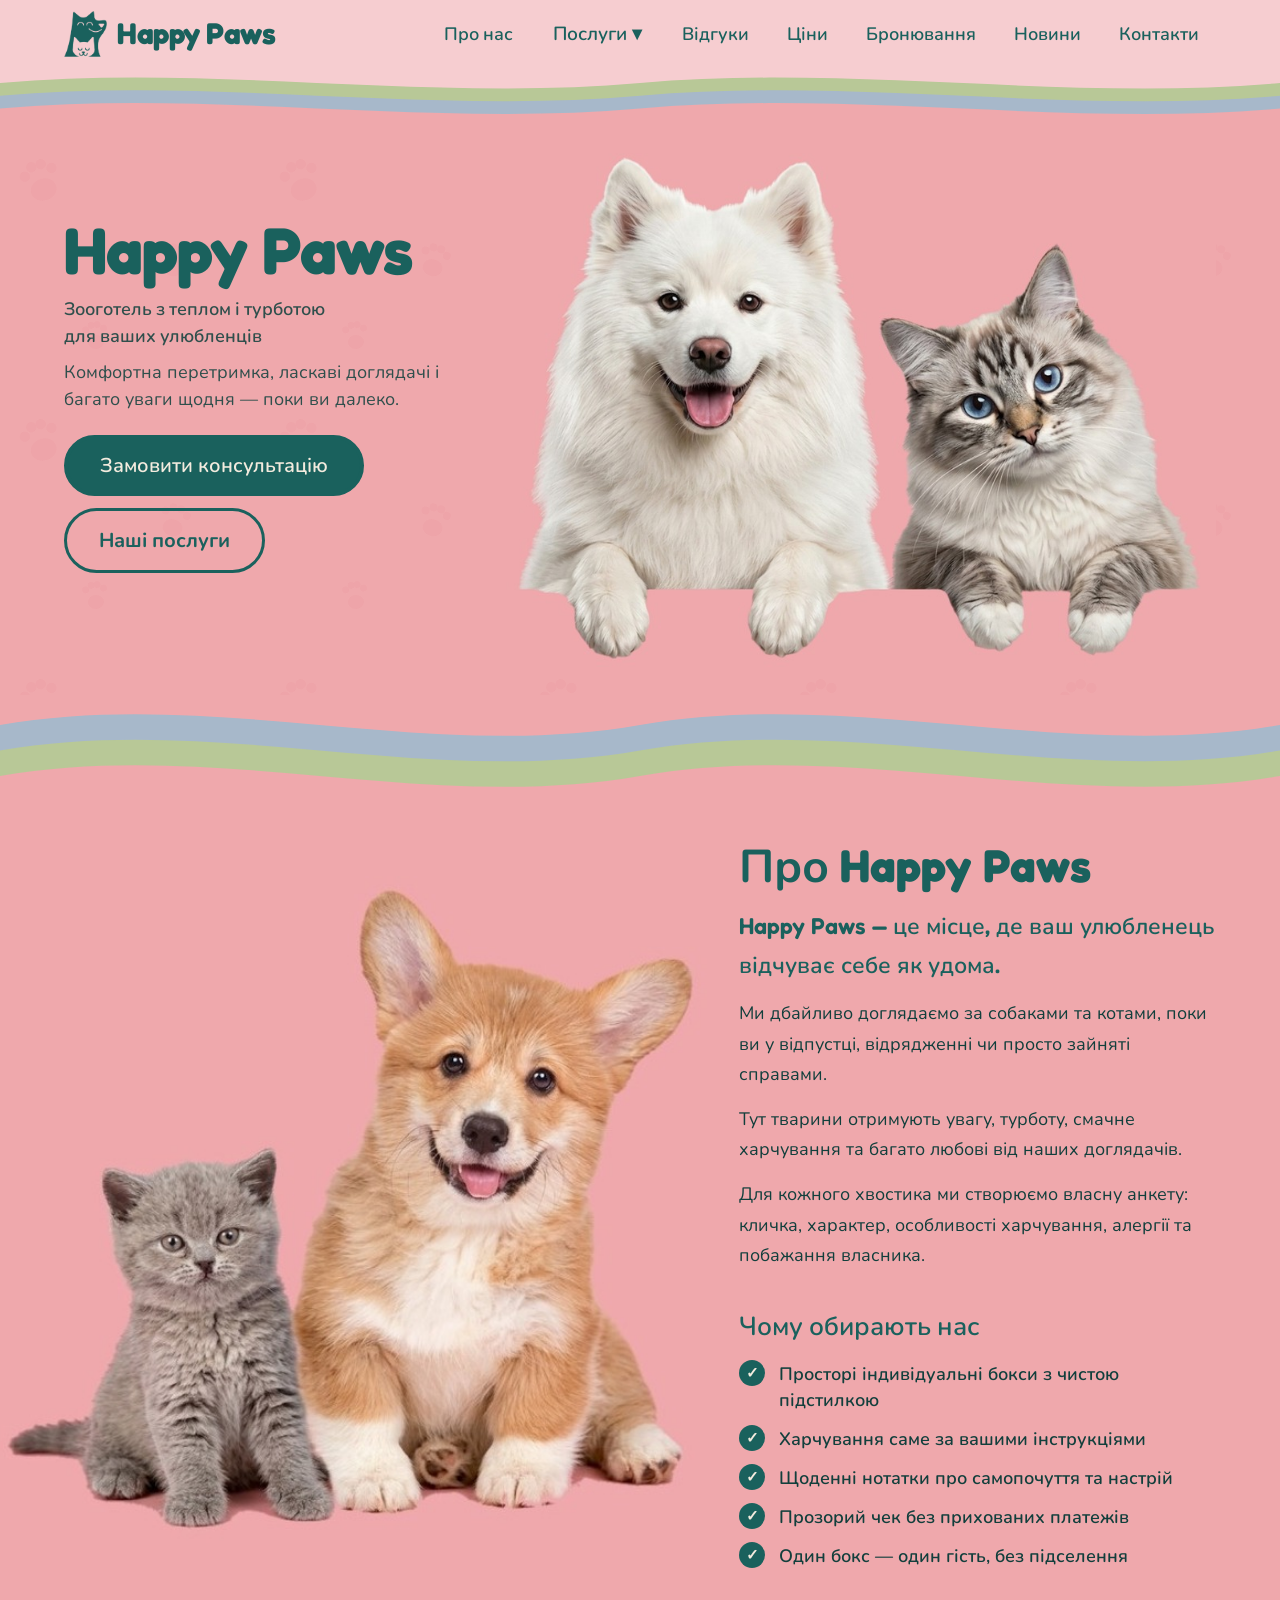
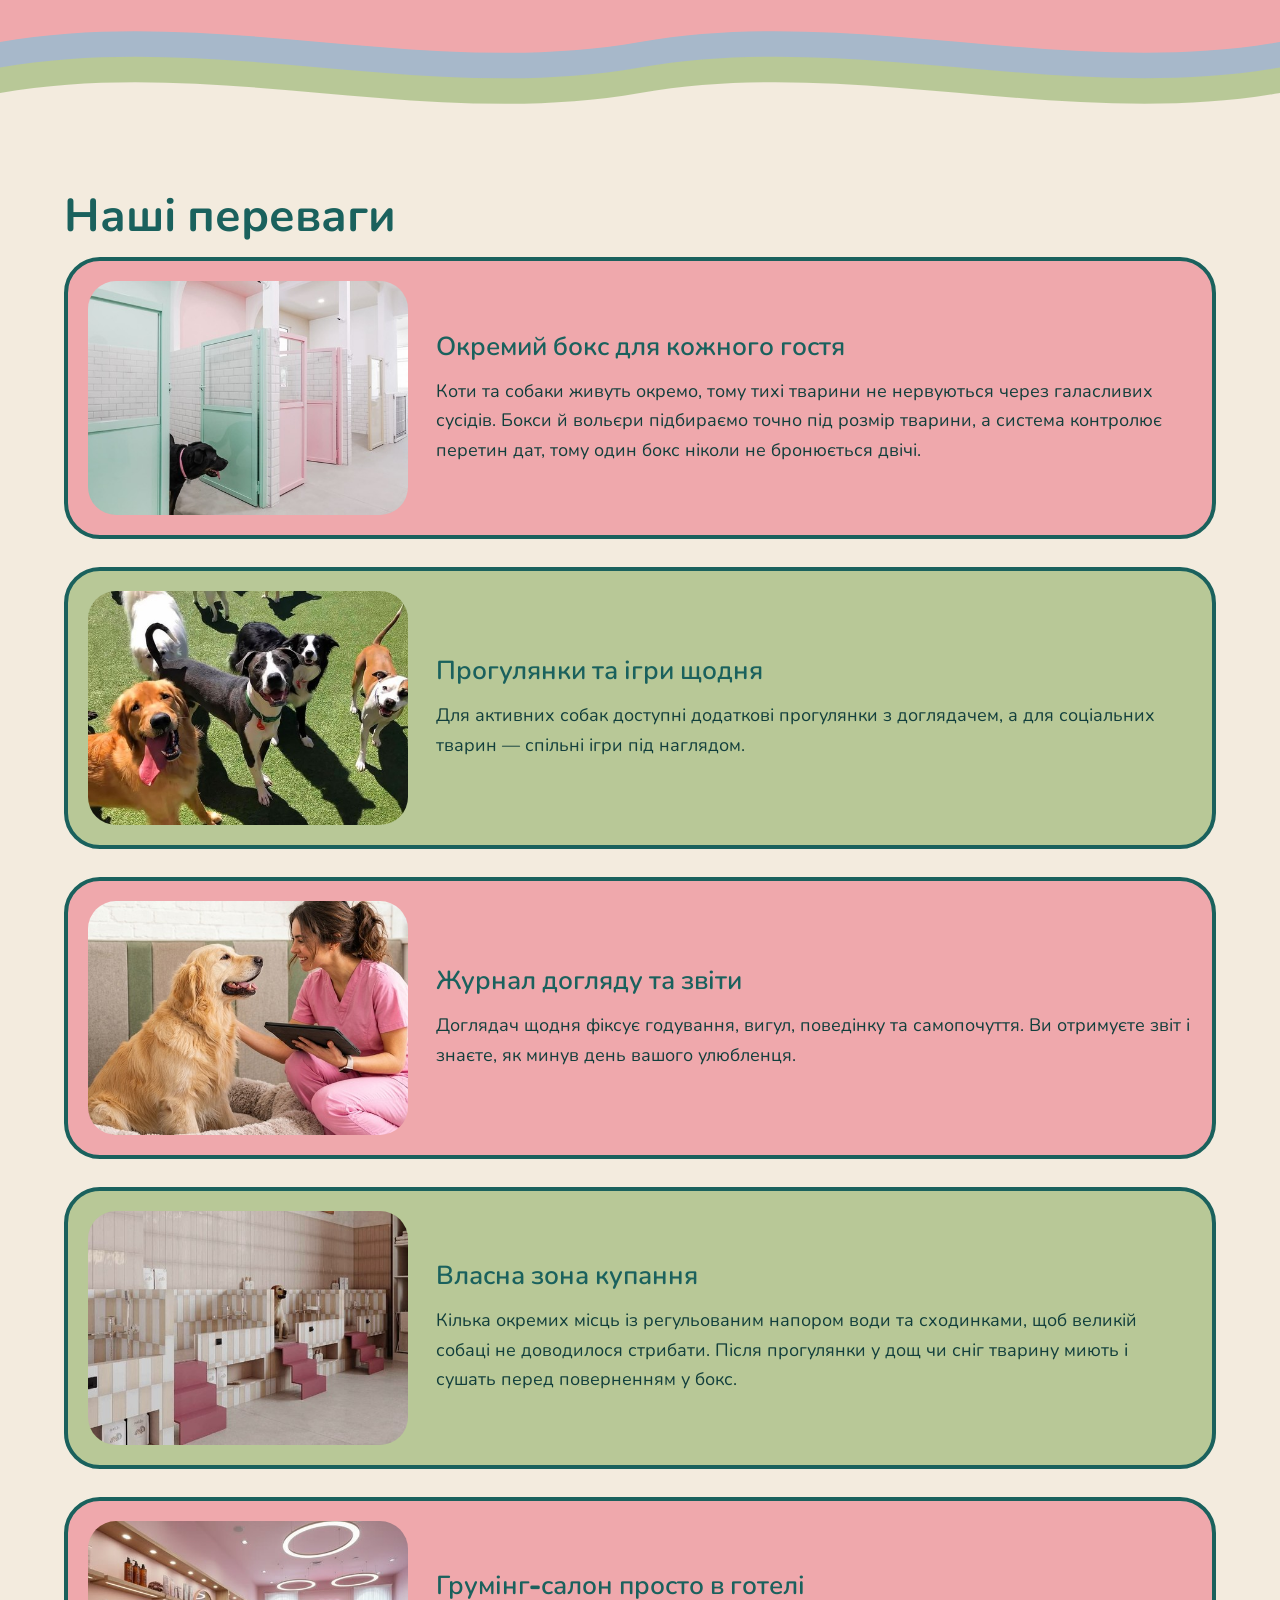
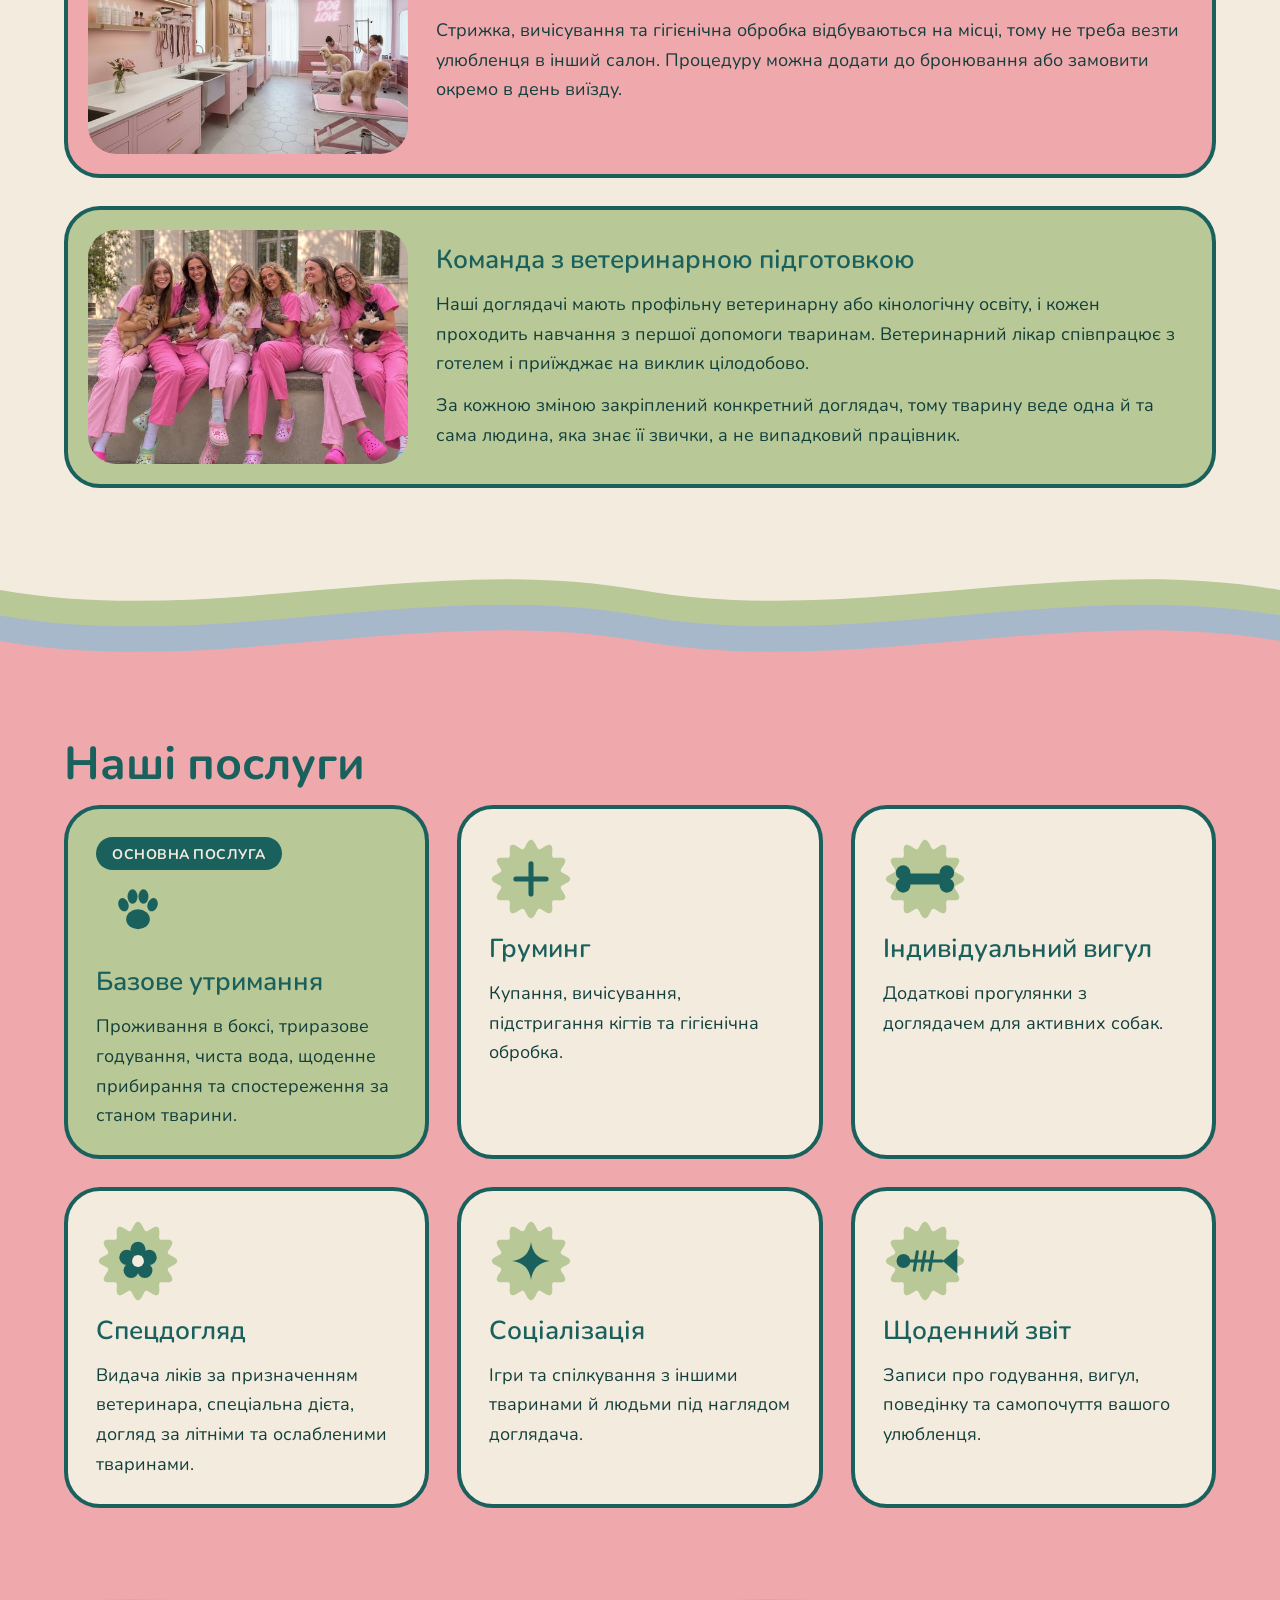
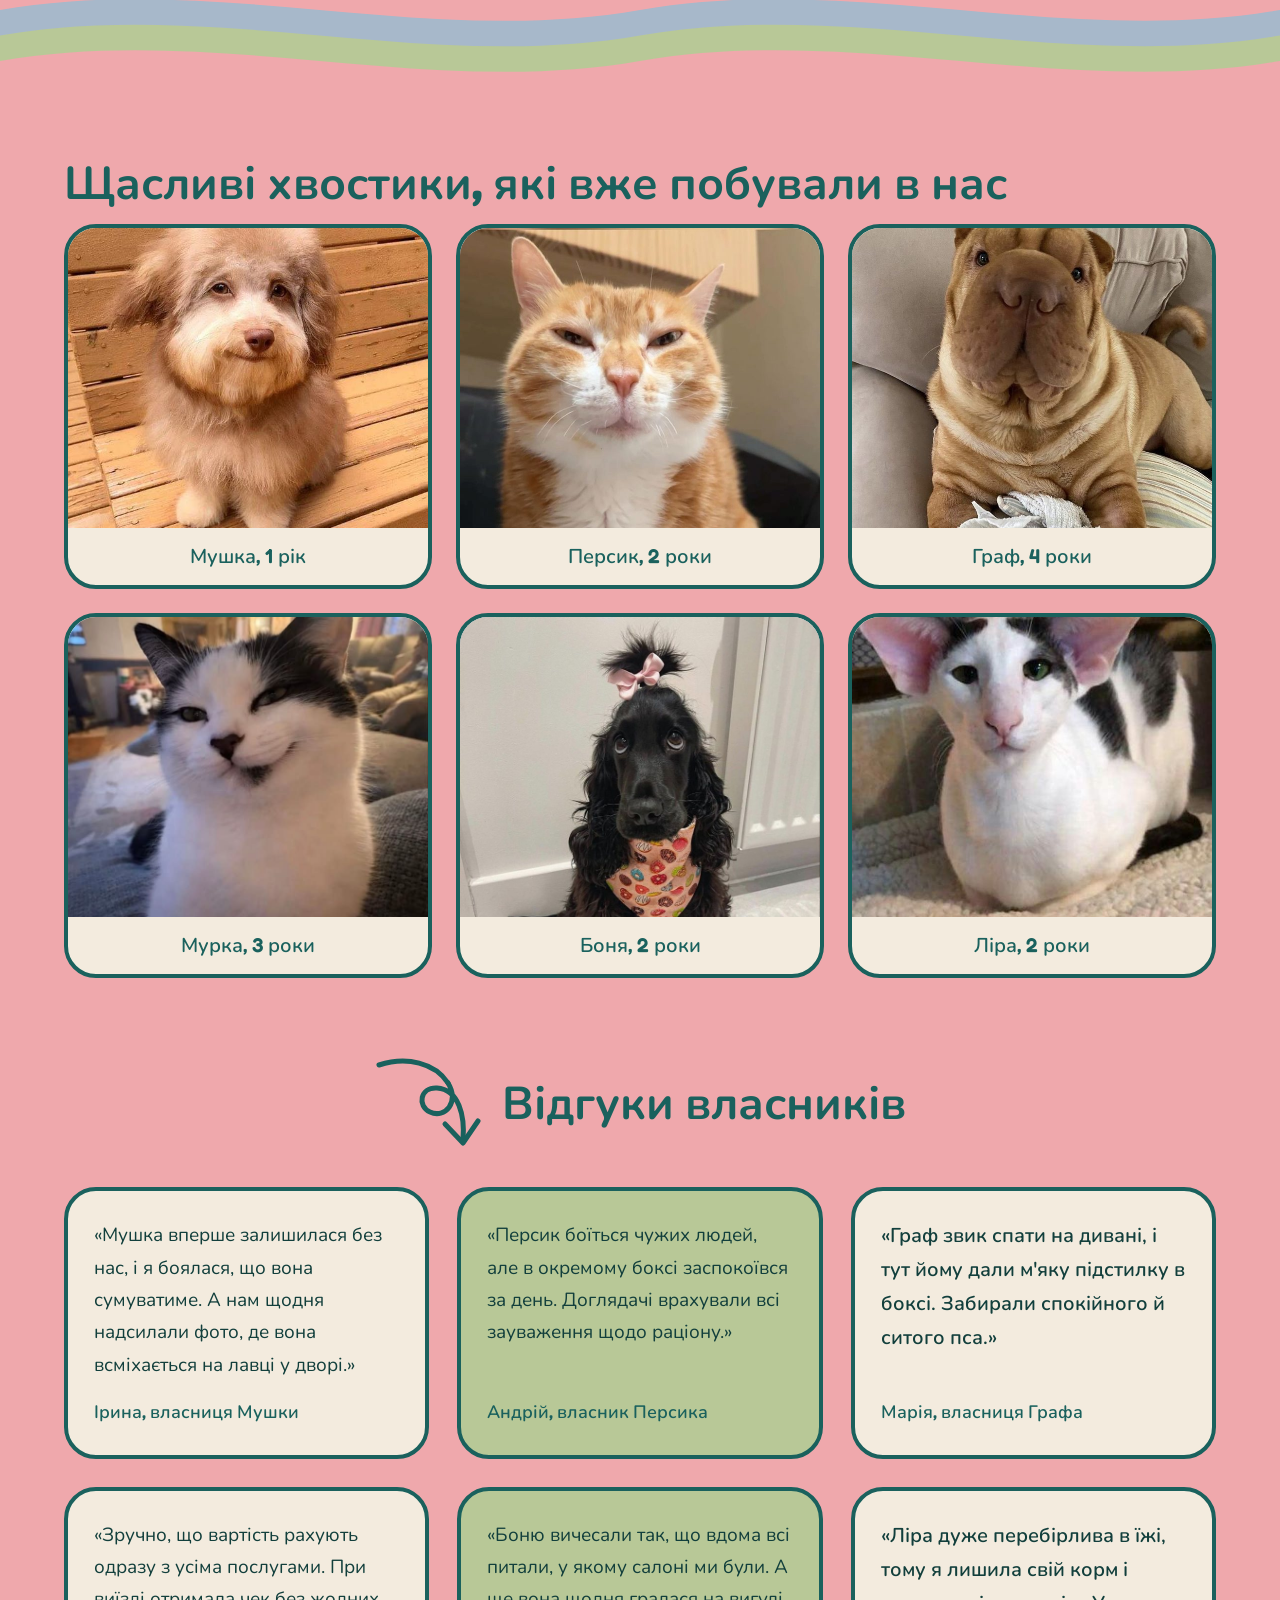
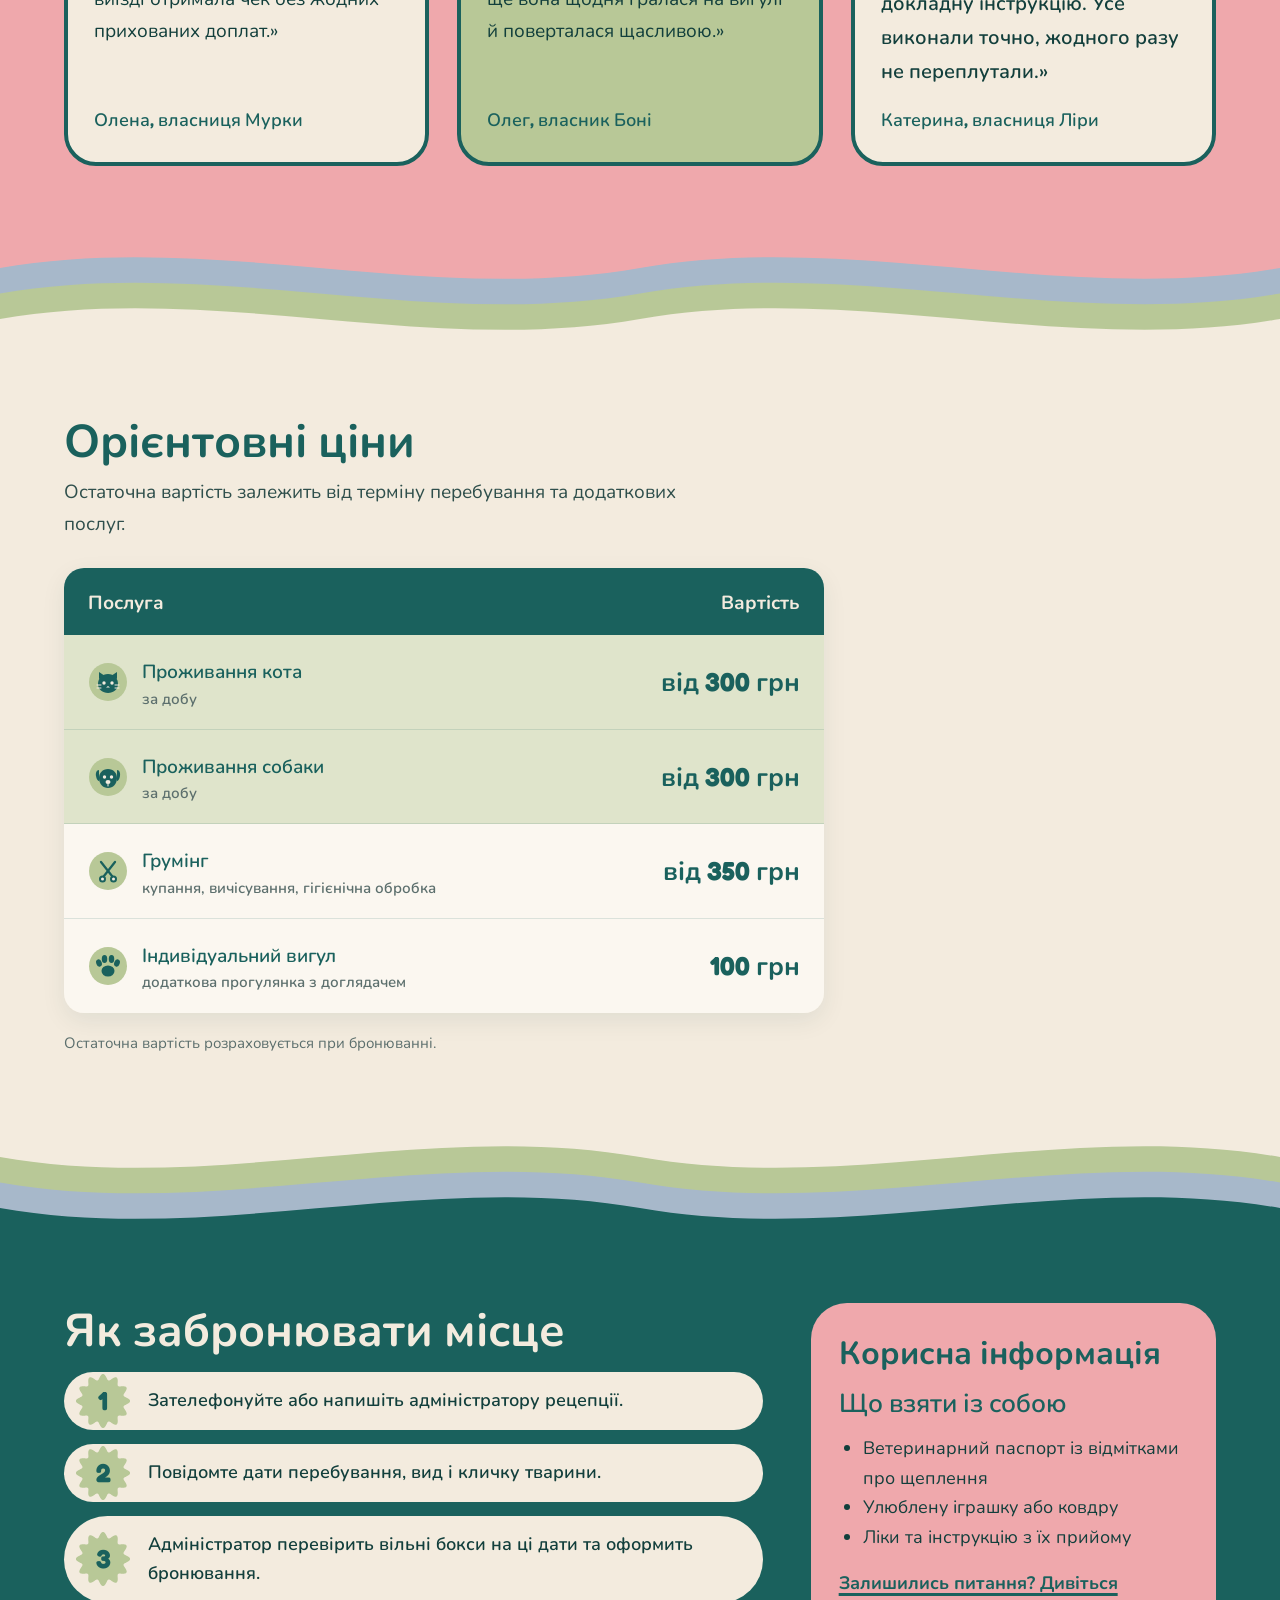
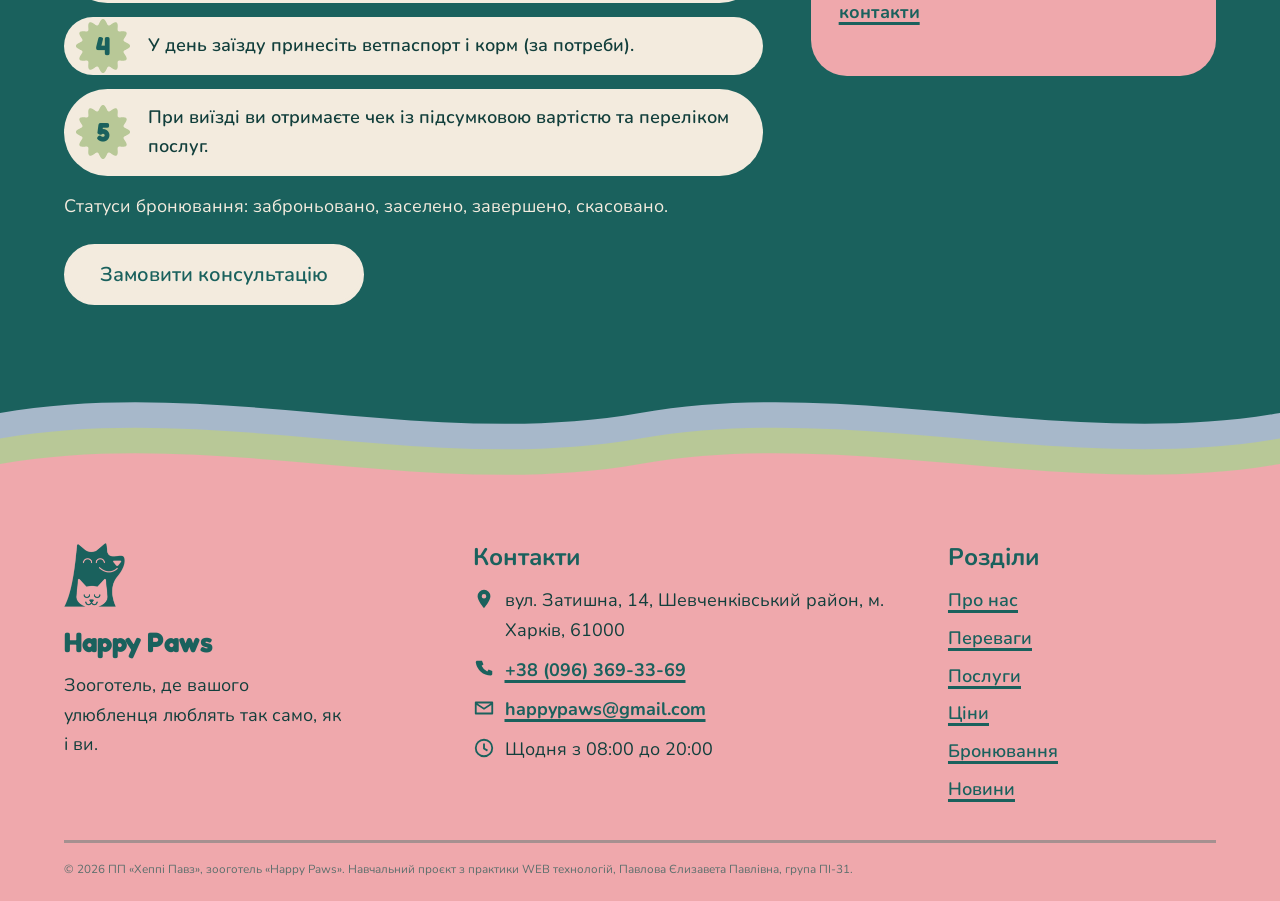
<file: index.html>
<!DOCTYPE html>
<html lang="uk">
<head>
  <meta charset="UTF-8">
  <meta name="viewport" content="width=device-width, initial-scale=1.0">
  <meta name="description" content="Happy Paws — зооготель для безпечної передержки домашніх тварин у Харкові.">
  <title>Happy Paws — зооготель для вашого улюбленця</title>
  <link rel="preconnect" href="https://fonts.googleapis.com">
  <link rel="preconnect" href="https://fonts.gstatic.com" crossorigin>
  <link href="https://fonts.googleapis.com/css2?family=Fredoka:wght@500;600;700;800&amp;family=Nunito:wght@400;600;700;800&amp;display=swap" rel="stylesheet">
  <link rel="stylesheet" href="css/style.css">
  <script src="js/modal.js" defer></script>
  <script src="js/main.js" defer></script>
</head>
<body>

  <header class="site-header" id="top">
    <div class="container header-inner">
      <a class="logo" href="#top">
        <img src="images/logo-paws.png" alt="" width="242" height="256">
        <span class="logo-text">Happy Paws</span>
      </a>

      <nav class="main-nav">
        <h2 class="visually-hidden">Навігація по сторінці</h2>
        <ul class="nav-list">
          <li><a href="#about">Про нас</a></li>

          <!-- день 4-5: випадаюче меню -->

          <li class="dropdown">
            <button type="button" class="dropdown-toggle" id="servicesMenuButton" aria-expanded="false" aria-controls="servicesMenu">
              Послуги
              <span class="dropdown-arrow" aria-hidden="true">▾</span>
            </button>
            <ul class="dropdown-menu" id="servicesMenu">
              <li><a href="#services">Базове утримання</a></li>
              <li><a href="#services">Груминг</a></li>
              <li><a href="#services">Індивідуальний вигул</a></li>
              <li><a href="#services">Спецдогляд</a></li>
              <li><a href="#services">Соціалізація</a></li>
            </ul>
          </li>

          <li><a href="#reviews">Відгуки</a></li>
          <li><a href="#prices">Ціни</a></li>
          <li><a href="#booking">Бронювання</a></li>
          <li><a href="news.html">Новини</a></li>
          <li><a href="#contacts">Контакти</a></li>
        </ul>
      </nav>
    </div>
  </header>

  <div class="wave wave-head" aria-hidden="true">
    <svg viewBox="0 0 1440 160" preserveAspectRatio="none" focusable="false">
      <path class="ribbon-1" d="M0,40 C240,-10 480,90 720,40 C960,-10 1200,90 1440,40 V160 H0 Z"/>
      <path class="ribbon-2" d="M0,40 C240,-10 480,90 720,40 C960,-10 1200,90 1440,40 V160 H0 Z" transform="translate(0,34)"/>
      <path class="wave-to" d="M0,40 C240,-10 480,90 720,40 C960,-10 1200,90 1440,40 V160 H0 Z" transform="translate(0,68)"/>
    </svg>
  </div>

  <!-- день 1: семантична структура сторінки -->
  <main>

    <section class="hero">
      <div class="container hero-inner">
        <div class="hero-text">
          <h1>Happy Paws</h1>
          <p class="hero-lead">Зооготель з теплом і турботою<br>для ваших улюбленців</p>
          <p>
            Комфортна перетримка, ласкаві доглядачі
            і багато уваги щодня — поки ви далеко.
          </p>
          <button type="button" class="btn" id="openModalButton">Замовити консультацію</button>
          <a class="btn btn-outline" href="#services">Наші послуги</a>
        </div>
        <div class="hero-picture">
          <img src="images/hero-pets.jpg" alt="Білий шпіц і сірий пухнастий кіт дивляться вперед" width="900" height="672">
        </div>
      </div>
    </section>

    <div class="wave wave-p2p" aria-hidden="true">
      <svg viewBox="0 0 1440 160" preserveAspectRatio="none" focusable="false">
        <path class="ribbon-1" d="M0,40 C240,-10 480,90 720,40 C960,-10 1200,90 1440,40 V160 H0 Z"/>
        <path class="ribbon-2" d="M0,40 C240,-10 480,90 720,40 C960,-10 1200,90 1440,40 V160 H0 Z" transform="translate(0,34)"/>
        <path class="wave-to" d="M0,40 C240,-10 480,90 720,40 C960,-10 1200,90 1440,40 V160 H0 Z" transform="translate(0,68)"/>
      </svg>
    </div>

    <section id="about" class="section section-pink reveal reveal-down-to-up">
      <div class="container about-layout">
        <div class="about-picture">
          <img src="images/about-pets.jpg" alt="Сіре кошеня та цуценя коргі сидять поруч" width="646" height="604">
        </div>
        <div class="about-text">
          <h2>Про Happy Paws</h2>
          <p class="about-lead">
            Happy Paws — це місце, де ваш улюбленець відчуває себе як удома.
          </p>
          <p>
            Ми дбайливо доглядаємо за собаками та котами, поки ви у відпустці,
            відрядженні чи просто зайняті справами.
          </p>
          <p>
            Тут тварини отримують увагу, турботу, смачне харчування
            та багато любові від наших доглядачів.
          </p>
          <p>
            Для кожного хвостика ми створюємо власну анкету: кличка, характер,
            особливості харчування, алергії та побажання власника.
          </p>

          <h3>Чому обирають нас</h3>
          <ul class="check-list">
            <li>Просторі індивідуальні бокси з чистою підстилкою</li>
            <li>Харчування саме за вашими інструкціями</li>
            <li>Щоденні нотатки про самопочуття та настрій</li>
            <li>Прозорий чек без прихованих платежів</li>
            <li>Один бокс — один гість, без підселення</li>
          </ul>
        </div>
      </div>
    </section>

    <div class="wave wave-p2l" aria-hidden="true">
      <svg viewBox="0 0 1440 160" preserveAspectRatio="none" focusable="false">
        <path class="ribbon-1" d="M0,40 C240,-10 480,90 720,40 C960,-10 1200,90 1440,40 V160 H0 Z"/>
        <path class="ribbon-2" d="M0,40 C240,-10 480,90 720,40 C960,-10 1200,90 1440,40 V160 H0 Z" transform="translate(0,34)"/>
        <path class="wave-to" d="M0,40 C240,-10 480,90 720,40 C960,-10 1200,90 1440,40 V160 H0 Z" transform="translate(0,68)"/>
      </svg>
    </div>

    <section id="benefits" class="section section-cream reveal reveal-down-to-up">
      <div class="container">
        <h2>Наші переваги</h2>

        <div class="benefits">
          <article class="benefit">
            <img class="benefit-photo" src="images/benefit-1.jpg" alt="Ряд боксів із м'ятними та рожевими дверима, з одного визирає чорний собака" loading="lazy">
            <div class="benefit-text">
              <h3>Окремий бокс для кожного гостя</h3>
              <p>
                Коти та собаки живуть окремо, тому тихі тварини не нервуються
                через галасливих сусідів. Бокси й вольєри підбираємо точно під
                розмір тварини, а система контролює перетин дат, тому один бокс
                ніколи не бронюється двічі.
              </p>
            </div>
          </article>

          <article class="benefit">
            <img class="benefit-photo" src="images/benefit-2.jpg" alt="Група собак на зеленому майданчику під час спільної прогулянки" loading="lazy">
            <div class="benefit-text">
              <h3>Прогулянки та ігри щодня</h3>
              <p>
                Для активних собак доступні додаткові прогулянки з доглядачем,
                а для соціальних тварин — спільні ігри під наглядом.
              </p>
            </div>
          </article>

          <article class="benefit">
            <img class="benefit-photo" src="images/benefit-3.jpg" alt="Доглядачка з планшетом робить запис у журналі поруч із золотистим ретривером" loading="lazy">
            <div class="benefit-text">
              <h3>Журнал догляду та звіти</h3>
              <p>
                Доглядач щодня фіксує годування, вигул, поведінку та самопочуття.
                Ви отримуєте звіт і знаєте, як минув день вашого улюбленця.
              </p>
            </div>
          </article>

          <article class="benefit">
            <img class="benefit-photo" src="images/benefit-4.jpg" alt="Зона купання тварин із душами, сходинками та окремими місцями" loading="lazy">
            <div class="benefit-text">
              <h3>Власна зона купання</h3>
              <p>
                Кілька окремих місць із регульованим напором води та сходинками,
                щоб великій собаці не доводилося стрибати. Після прогулянки у
                дощ чи сніг тварину миють і сушать перед поверненням у бокс.
              </p>
            </div>
          </article>

          <article class="benefit">
            <img class="benefit-photo" src="images/benefit-5.jpg" alt="Грумінг-салон із професійними столами, де майстри доглядають за пуделями" loading="lazy">
            <div class="benefit-text">
              <h3>Грумінг-салон просто в готелі</h3>
              <p>
                Стрижка, вичісування та гігієнічна обробка відбуваються на місці,
                тому не треба везти улюбленця в інший салон. Процедуру можна
                додати до бронювання або замовити окремо в день виїзду.
              </p>
            </div>
          </article>

          <article class="benefit">
            <img class="benefit-photo" src="images/benefit-6.jpg" alt="Команда доглядачів у рожевій формі тримає на руках котів і собак" loading="lazy">
            <div class="benefit-text">
              <h3>Команда з ветеринарною підготовкою</h3>
              <p>
                Наші доглядачі мають профільну ветеринарну або кінологічну освіту,
                і кожен проходить навчання з першої допомоги тваринам. Ветеринарний
                лікар співпрацює з готелем і приїжджає на виклик цілодобово.
              </p>
              <p>
                За кожною зміною закріплений конкретний доглядач, тому тварину веде
                одна й та сама людина, яка знає її звички, а не випадковий працівник.
              </p>
            </div>
          </article>

        </div>
      </div>
    </section>

    <div class="wave wave-l2p" aria-hidden="true">
      <svg viewBox="0 0 1440 160" preserveAspectRatio="none" focusable="false">
        <path class="ribbon-1" d="M0,40 C240,-10 480,90 720,40 C960,-10 1200,90 1440,40 V160 H0 Z"/>
        <path class="ribbon-2" d="M0,40 C240,-10 480,90 720,40 C960,-10 1200,90 1440,40 V160 H0 Z" transform="translate(0,34)"/>
        <path class="wave-to" d="M0,40 C240,-10 480,90 720,40 C960,-10 1200,90 1440,40 V160 H0 Z" transform="translate(0,68)"/>
      </svg>
    </div>

    <section id="services" class="section section-pink reveal reveal-down-to-up">
      <div class="container">
        <h2>Наші послуги</h2>

        <div class="cards">
          <article class="service-card service-card-main">
            <p class="service-mark">Основна послуга</p>
            <img class="service-icon" src="images/icon-paw.svg" alt="" width="120" height="120">
            <h3>Базове утримання</h3>
            <p>
              Проживання в боксі, триразове годування, чиста вода,
              щоденне прибирання та спостереження за станом тварини.
            </p>
          </article>

          <article class="service-card">
            <img class="service-icon" src="images/icon-sparkle.svg" alt="" width="120" height="120">
            <h3>Груминг</h3>
            <p>Купання, вичісування, підстригання кігтів та гігієнічна обробка.</p>
          </article>

          <article class="service-card">
            <img class="service-icon" src="images/icon-bone.svg" alt="" width="120" height="120">
            <h3>Індивідуальний вигул</h3>
            <p>Додаткові прогулянки з доглядачем для активних собак.</p>
          </article>

          <article class="service-card">
            <img class="service-icon" src="images/icon-flower.svg" alt="" width="120" height="120">
            <h3>Спецдогляд</h3>
            <p>
              Видача ліків за призначенням ветеринара, спеціальна дієта,
              догляд за літніми та ослабленими тваринами.
            </p>
          </article>

          <article class="service-card">
            <img class="service-icon" src="images/icon-star.svg" alt="" width="120" height="120">
            <h3>Соціалізація</h3>
            <p>Ігри та спілкування з іншими тваринами й людьми під наглядом доглядача.</p>
          </article>

          <article class="service-card">
            <img class="service-icon" src="images/icon-fish.svg" alt="" width="120" height="120">
            <h3>Щоденний звіт</h3>
            <p>Записи про годування, вигул, поведінку та самопочуття вашого улюбленця.</p>
          </article>

        </div>
      </div>
    </section>

    <div class="wave wave-p2p" aria-hidden="true">
      <svg viewBox="0 0 1440 160" preserveAspectRatio="none" focusable="false">
        <path class="ribbon-1" d="M0,40 C240,-10 480,90 720,40 C960,-10 1200,90 1440,40 V160 H0 Z"/>
        <path class="ribbon-2" d="M0,40 C240,-10 480,90 720,40 C960,-10 1200,90 1440,40 V160 H0 Z" transform="translate(0,34)"/>
        <path class="wave-to" d="M0,40 C240,-10 480,90 720,40 C960,-10 1200,90 1440,40 V160 H0 Z" transform="translate(0,68)"/>
      </svg>
    </div>

    <section id="guests" class="section section-pink reveal reveal-down-to-up">
      <div class="container">
        <h2>Щасливі хвостики, які вже побували в нас</h2>

        <div class="gallery">
          <figure class="guest-card">
            <img class="guest-photo" src="images/pet-visitor.jpg" alt="Пухнастий песик сидить на лавці" loading="lazy">
            <figcaption>Мушка, 1 рік</figcaption>
          </figure>

          <figure class="guest-card">
            <img class="guest-photo pos-top" src="images/cat-ginger.jpg" alt="Рудий кіт мружиться" loading="lazy">
            <figcaption>Персик, 2 роки</figcaption>
          </figure>

          <figure class="guest-card">
            <img class="guest-photo" src="images/dog-sharpei.jpg" alt="Шарпей відпочиває на дивані" loading="lazy">
            <figcaption>Граф, 4 роки</figcaption>
          </figure>

          <figure class="guest-card">
            <img class="guest-photo" src="images/cat-smiling.jpg" alt="Чорно-білий кіт усміхається" loading="lazy">
            <figcaption>Мурка, 3 роки</figcaption>
          </figure>

          <figure class="guest-card">
            <img class="guest-photo pos-top" src="images/dog-cocker.jpg" alt="Чорний кокер-спанієль з рожевим бантиком" loading="lazy">
            <figcaption>Боня, 2 роки</figcaption>
          </figure>

          <figure class="guest-card">
            <img class="guest-photo" src="images/cat-oriental.jpg" alt="Орієнтальна кішка з великими вухами" loading="lazy">
            <figcaption>Ліра, 2 роки</figcaption>
          </figure>
        </div>
      </div>
    </section>

    <section id="reviews" class="section section-pink section-tight reveal reveal-down-to-up">
      <div class="container">
        <div class="reviews-intro">
          <img class="hint-arrow" src="images/arrow-down.svg" alt="" width="220" height="210">
          <h2>Відгуки власників</h2>
        </div>

        <div class="reviews">
          <article class="review">
            <blockquote>
              <p>«Мушка вперше залишилася без нас, і я боялася, що вона сумуватиме. А нам щодня надсилали фото, де вона всміхається на лавці у дворі.»</p>
            </blockquote>
            <p class="review-author">Ірина, власниця Мушки</p>
          </article>

          <article class="review">
            <blockquote>
              <p>«Персик боїться чужих людей, але в окремому боксі заспокоївся за день. Доглядачі врахували всі зауваження щодо раціону.»</p>
            </blockquote>
            <p class="review-author">Андрій, власник Персика</p>
          </article>

          <article class="review">
            <blockquote>
              <p>«Граф звик спати на дивані, і тут йому дали м'яку підстилку в боксі. Забирали спокійного й ситого пса.»</p>
            </blockquote>
            <p class="review-author">Марія, власниця Графа</p>
          </article>

          <article class="review">
            <blockquote>
              <p>«Зручно, що вартість рахують одразу з усіма послугами. При виїзді отримала чек без жодних прихованих доплат.»</p>
            </blockquote>
            <p class="review-author">Олена, власниця Мурки</p>
          </article>

          <article class="review">
            <blockquote>
              <p>«Боню вичесали так, що вдома всі питали, у якому салоні ми були. А ще вона щодня гралася на вигулі й поверталася щасливою.»</p>
            </blockquote>
            <p class="review-author">Олег, власник Боні</p>
          </article>

          <article class="review">
            <blockquote>
              <p>«Ліра дуже перебірлива в їжі, тому я лишила свій корм і докладну інструкцію. Усе виконали точно, жодного разу не переплутали.»</p>
            </blockquote>
            <p class="review-author">Катерина, власниця Ліри</p>
          </article>

        </div>
      </div>
    </section>

    <div class="wave wave-p2l" aria-hidden="true">
      <svg viewBox="0 0 1440 160" preserveAspectRatio="none" focusable="false">
        <path class="ribbon-1" d="M0,40 C240,-10 480,90 720,40 C960,-10 1200,90 1440,40 V160 H0 Z"/>
        <path class="ribbon-2" d="M0,40 C240,-10 480,90 720,40 C960,-10 1200,90 1440,40 V160 H0 Z" transform="translate(0,34)"/>
        <path class="wave-to" d="M0,40 C240,-10 480,90 720,40 C960,-10 1200,90 1440,40 V160 H0 Z" transform="translate(0,68)"/>
      </svg>
    </div>



    <section id="prices" class="section section-cream reveal reveal-down-to-up">
      <div class="container">
        <h2>Орієнтовні ціни</h2>
        <p class="section-lead">
          Остаточна вартість залежить від терміну перебування та додаткових послуг.
        </p>

        <div class="price-table-wrap">
          <table class="price-table">
            <thead>
              <tr>
                <th scope="col">Послуга</th>
                <th scope="col">Вартість</th>
              </tr>
            </thead>
            <tbody>
              <tr class="price-row-main">
                <th scope="row">
                  <img class="price-icon" src="images/price-cat.svg" alt="" width="40" height="40">
                  <span class="price-name">Проживання кота<span>за добу</span></span>
                </th>
                <td class="price-value">від 300 грн</td>
              </tr>
              <tr class="price-row-main">
                <th scope="row">
                  <img class="price-icon" src="images/price-dog.svg" alt="" width="40" height="40">
                  <span class="price-name">Проживання собаки<span>за добу</span></span>
                </th>
                <td class="price-value">від 300 грн</td>
              </tr>
              <tr>
                <th scope="row">
                  <img class="price-icon" src="images/price-grooming.svg" alt="" width="40" height="40">
                  <span class="price-name">Грумінг<span>купання, вичісування, гігієнічна обробка</span></span>
                </th>
                <td class="price-value">від 350 грн</td>
              </tr>
              <tr>
                <th scope="row">
                  <img class="price-icon" src="images/price-walk.svg" alt="" width="40" height="40">
                  <span class="price-name">Індивідуальний вигул<span>додаткова прогулянка з доглядачем</span></span>
                </th>
                <td class="price-value">100 грн</td>
              </tr>
            </tbody>
          </table>
        </div>

        <p class="price-note">
          Остаточна вартість розраховується при бронюванні.
        </p>
      </div>
    </section>

    <div class="wave wave-4" aria-hidden="true">
      <svg viewBox="0 0 1440 160" preserveAspectRatio="none" focusable="false">
        <path class="ribbon-1" d="M0,40 C240,-10 480,90 720,40 C960,-10 1200,90 1440,40 V160 H0 Z"/>
        <path class="ribbon-2" d="M0,40 C240,-10 480,90 720,40 C960,-10 1200,90 1440,40 V160 H0 Z" transform="translate(0,34)"/>
        <path class="wave-to" d="M0,40 C240,-10 480,90 720,40 C960,-10 1200,90 1440,40 V160 H0 Z" transform="translate(0,68)"/>
      </svg>
    </div>

    <!-- день 4-5: кнопка відкриває модальне вікно -->
    <section id="booking" class="section section-teal reveal reveal-down-to-up">
      <div class="container booking-layout">
        <div class="booking-main">
          <h2>Як забронювати місце</h2>
          <ol class="steps">
            <li>Зателефонуйте або напишіть адміністратору рецепції.</li>
            <li>Повідомте дати перебування, вид і кличку тварини.</li>
            <li>Адміністратор перевірить вільні бокси на ці дати та оформить бронювання.</li>
            <li>У день заїзду принесіть ветпаспорт і корм (за потреби).</li>
            <li>При виїзді ви отримаєте чек із підсумковою вартістю та переліком послуг.</li>
          </ol>
          <p>Статуси бронювання: заброньовано, заселено, завершено, скасовано.</p>
          <button type="button" class="btn btn-light" id="openModalButtonBottom">Замовити консультацію</button>
        </div>

        <aside class="info-box">
          <h2>Корисна інформація</h2>
          <h3>Що взяти із собою</h3>
          <ul>
            <li>Ветеринарний паспорт із відмітками про щеплення</li>
            <li>Улюблену іграшку або ковдру</li>
            <li>Ліки та інструкцію з їх прийому</li>
          </ul>
          <p>
            <a href="#contacts">Залишились питання? Дивіться контакти</a>
          </p>
        </aside>
      </div>
    </section>

    <div class="wave wave-5" aria-hidden="true">
      <svg viewBox="0 0 1440 160" preserveAspectRatio="none" focusable="false">
        <path class="ribbon-1" d="M0,40 C240,-10 480,90 720,40 C960,-10 1200,90 1440,40 V160 H0 Z"/>
        <path class="ribbon-2" d="M0,40 C240,-10 480,90 720,40 C960,-10 1200,90 1440,40 V160 H0 Z" transform="translate(0,34)"/>
        <path class="wave-to" d="M0,40 C240,-10 480,90 720,40 C960,-10 1200,90 1440,40 V160 H0 Z" transform="translate(0,68)"/>
      </svg>
    </div>

  </main>

  <footer class="site-footer">
    <div class="container footer-grid">

      <div class="footer-brand">
        <img src="images/logo-paws.png" alt="" width="242" height="256">
        <p class="footer-name">Happy Paws</p>
        <p class="footer-slogan">Зооготель, де вашого улюбленця люблять так само, як і ви.</p>
      </div>

      <section id="contacts" class="footer-contacts">
        <h2>Контакти</h2>
        <address>
          <p class="footer-line">
            <svg class="footer-icon" viewBox="0 0 24 24" aria-hidden="true" focusable="false">
              <path d="M12 2a7 7 0 0 0-7 7c0 5 7 13 7 13s7-8 7-13a7 7 0 0 0-7-7zm0 9.5A2.5 2.5 0 1 1 12 6.5a2.5 2.5 0 0 1 0 5z"/>
            </svg>
            вул. Затишна, 14, Шевченківський район, м. Харків, 61000
          </p>
          <p class="footer-line">
            <svg class="footer-icon" viewBox="0 0 24 24" aria-hidden="true" focusable="false">
              <path d="M6.6 3h3.2l1.6 4-2 1.4a12 12 0 0 0 6.2 6.2l1.4-2 4 1.6v3.2c0 .9-.7 1.6-1.6 1.6A16.6 16.6 0 0 1 3 4.6C3 3.7 3.7 3 4.6 3z"/>
            </svg>
            <a href="tel:+380963693369">+38 (096) 369-33-69</a>
          </p>
          <p class="footer-line">
            <svg class="footer-icon" viewBox="0 0 24 24" aria-hidden="true" focusable="false">
              <path fill-rule="evenodd" d="M3 5h18a1 1 0 0 1 1 1v12a1 1 0 0 1-1 1H3a1 1 0 0 1-1-1V6a1 1 0 0 1 1-1zm1.9 2L12 11.8 19.1 7zM4 8.6V17h16V8.6l-8 5.4z"/>
            </svg>
            <a href="mailto:happypaws@gmail.com">happypaws@gmail.com</a>
          </p>
          <p class="footer-line">
            <svg class="footer-icon" viewBox="0 0 24 24" aria-hidden="true" focusable="false">
              <path fill-rule="evenodd" d="M12 2a10 10 0 1 0 0 20 10 10 0 0 0 0-20zm0 2a8 8 0 1 1 0 16 8 8 0 0 1 0-16zm1 3h-2v6.1l4.3 2.6 1-1.7-3.3-2z"/>
            </svg>
            Щодня з 08:00 до 20:00
          </p>
        </address>
      </section>

      <nav class="footer-nav" aria-label="Навігація підвалом">
        <h2>Розділи</h2>
        <ul>
          <li><a href="#about">Про нас</a></li>
          <li><a href="#benefits">Переваги</a></li>
          <li><a href="#services">Послуги</a></li>
          <li><a href="#prices">Ціни</a></li>
          <li><a href="#booking">Бронювання</a></li>
          <li><a href="news.html">Новини</a></li>
        </ul>
      </nav>

    </div>

    <div class="container">
      <p class="copyright">
        <small>&copy; 2026 ПП «Хеппі Павз», зооготель «Happy Paws».
        Навчальний проєкт з практики WEB технологій, Павлова Єлизавета Павлівна, група ПІ-31.</small>
      </p>
    </div>
  </footer>

  <!-- день 4-5: модальне вікно з fetch -->

  <div class="modal" id="modal">
    <div class="modal-content">
      <button type="button" class="modal-close" id="closeModal" aria-label="Закрити вікно">&times;</button>
      <div id="modalBody"></div>
    </div>
  </div>

</body>
</html>
</file>
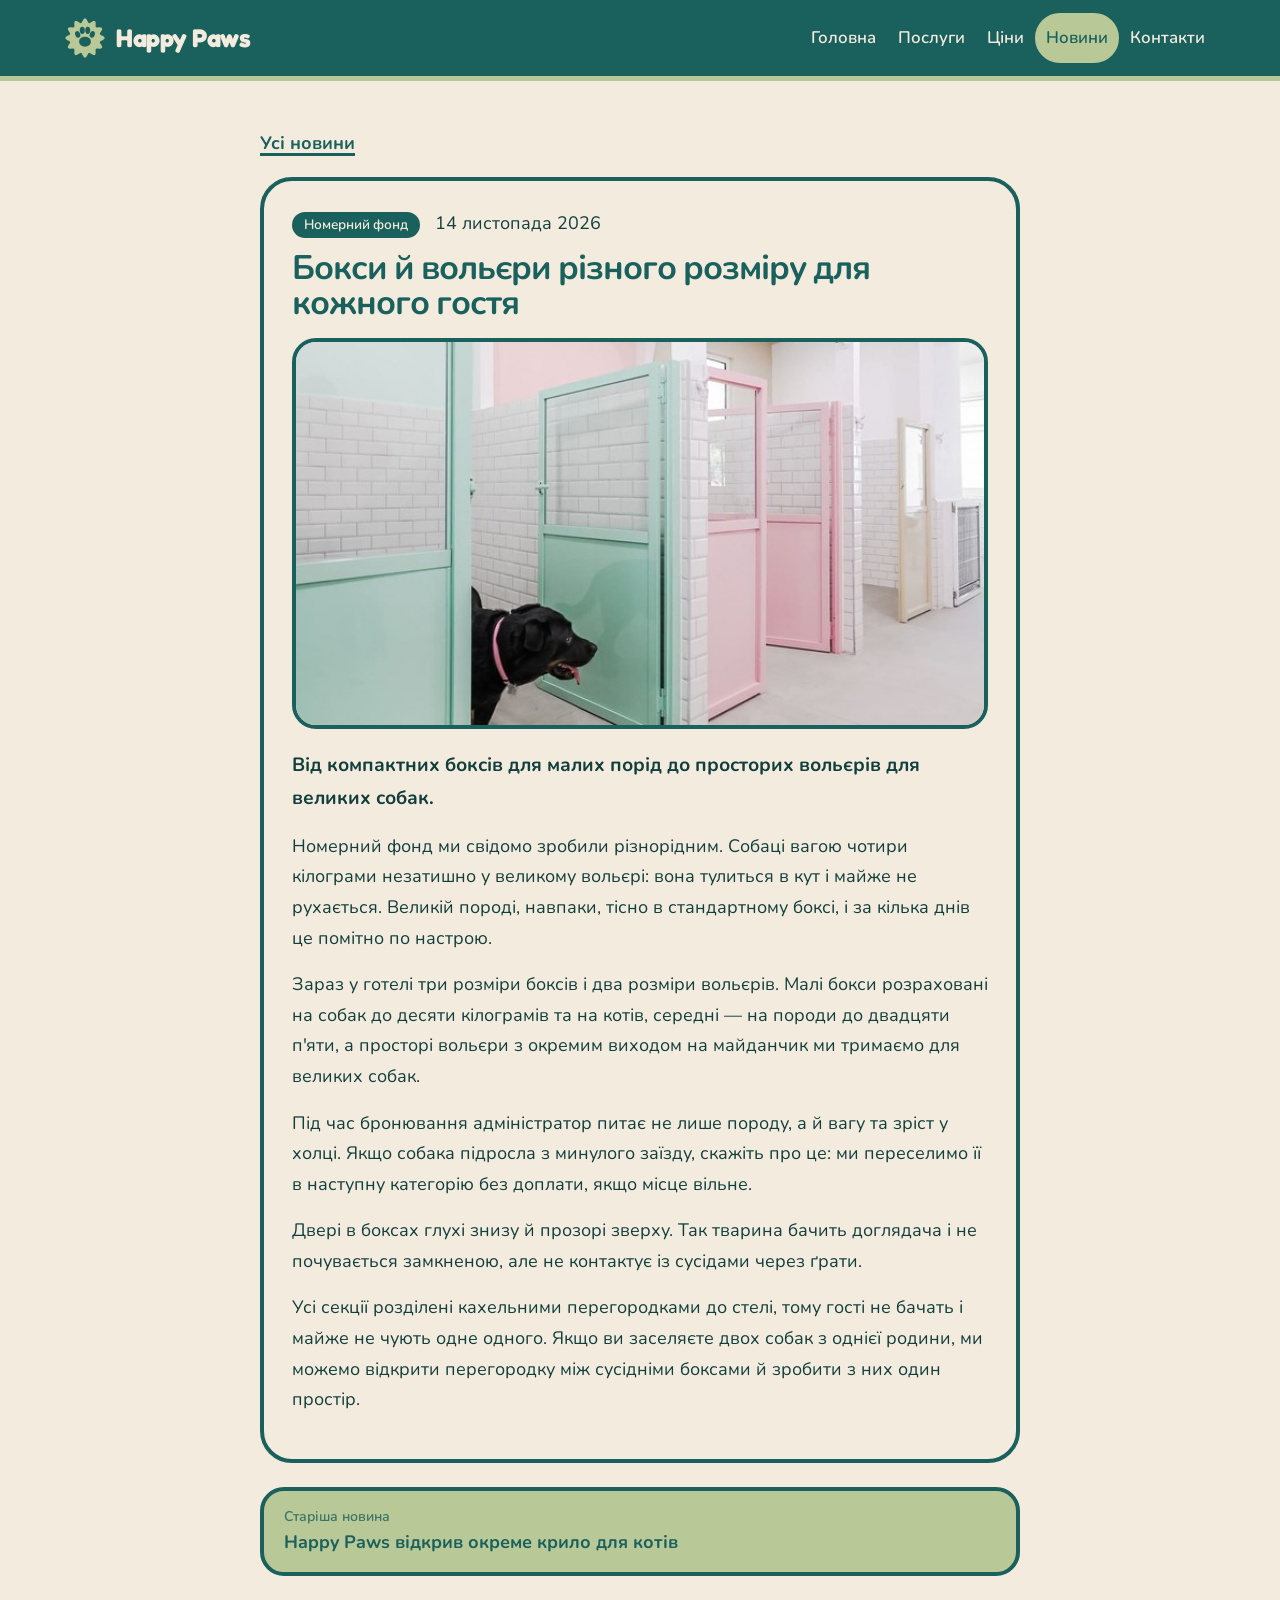
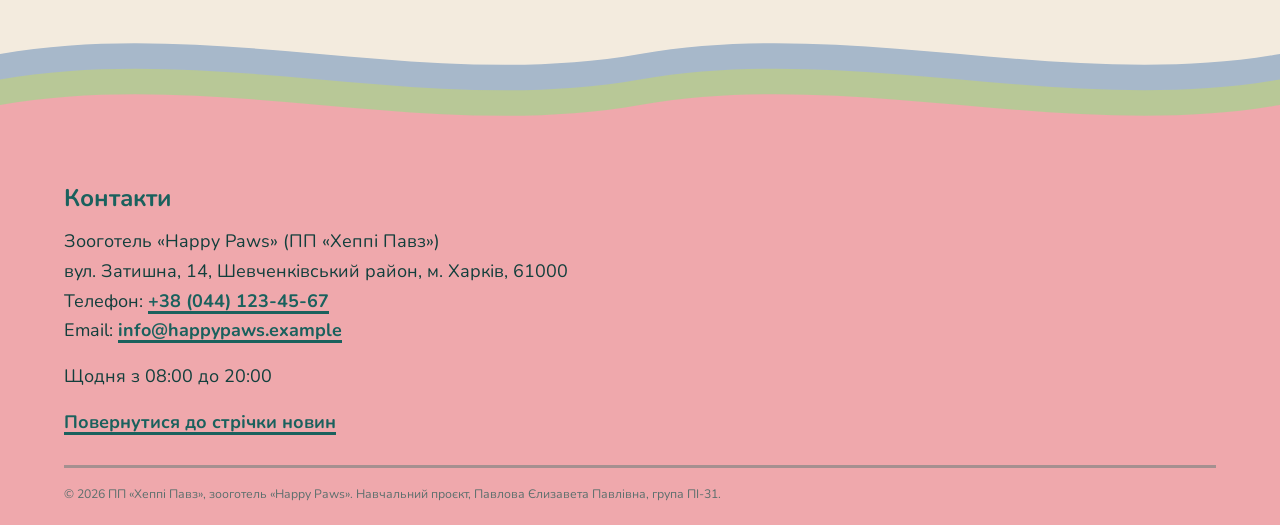
<file: news-boxes.html>
<!DOCTYPE html>
<html lang="uk">
<head>
  <meta charset="UTF-8">
  <meta name="viewport" content="width=device-width, initial-scale=1.0">
  <meta name="description" content="Від компактних боксів для малих порід до просторих вольєрів для великих собак.">
  <title>Бокси й вольєри різного розміру — зооготель Happy Paws</title>

  <link rel="preconnect" href="https://fonts.googleapis.com">
  <link rel="preconnect" href="https://fonts.gstatic.com" crossorigin>
  <link href="https://fonts.googleapis.com/css2?family=Fredoka:wght@500;600;700&amp;family=Nunito:wght@400;600;700;800&amp;family=Rubik+Bubbles&amp;display=swap" rel="stylesheet">

  <link href="https://cdn.jsdelivr.net/npm/bootstrap@5.3.3/dist/css/bootstrap.min.css" rel="stylesheet">
  <link rel="stylesheet" href="css/style.css">
  <link rel="stylesheet" href="css/bootstrap-custom.css">
  <link rel="stylesheet" href="css/news.css">
</head>
<body class="news-page">

  <nav class="navbar navbar-expand-lg" id="mainNavbar">
    <div class="container">
      <a class="navbar-brand" href="index.html">
        <img src="images/icon-paw.svg" alt="" width="40" height="40">
        <span>Happy Paws</span>
      </a>

      <button class="navbar-toggler" type="button" data-bs-toggle="collapse" data-bs-target="#mainNav"
              aria-controls="mainNav" aria-expanded="false" aria-label="Відкрити меню">
        <span class="navbar-toggler-icon"></span>
      </button>

      <div class="collapse navbar-collapse" id="mainNav">
        <ul class="navbar-nav ms-auto">
          <li class="nav-item"><a class="nav-link" href="index.html">Головна</a></li>
          <li class="nav-item"><a class="nav-link" href="index.html#services">Послуги</a></li>
          <li class="nav-item"><a class="nav-link" href="index.html#prices">Ціни</a></li>
          <li class="nav-item"><a class="nav-link active" aria-current="page" href="news.html">Новини</a></li>
          <li class="nav-item"><a class="nav-link" href="index.html#contacts">Контакти</a></li>
        </ul>
      </div>
    </div>
  </nav>

  <main class="container py-5">
    <div class="row justify-content-center">
      <div class="col-12 col-lg-8">

        <nav aria-label="Навігація сторінкою">
          <a class="back-link" href="news.html">Усі новини</a>
        </nav>

        <article class="news-article">
          <span class="badge text-bg-primary align-self-start">Номерний фонд</span>
          <time class="news-date" datetime="2026-11-14">14 листопада 2026</time>
          <h1>Бокси й вольєри різного розміру для кожного гостя</h1>
          <img src="images/news/news-9.jpg" class="article-photo" alt="Ряд боксів із м'ятними та рожевими дверима, з одного визирає чорний собака">
          <p class="lead">Від компактних боксів для малих порід до просторих вольєрів для великих собак.</p>
          <p>Номерний фонд ми свідомо зробили різнорідним. Собаці вагою чотири кілограми незатишно у великому вольєрі: вона тулиться в кут і майже не рухається. Великій породі, навпаки, тісно в стандартному боксі, і за кілька днів це помітно по настрою.</p>
          <p>Зараз у готелі три розміри боксів і два розміри вольєрів. Малі бокси розраховані на собак до десяти кілограмів та на котів, середні — на породи до двадцяти п'яти, а просторі вольєри з окремим виходом на майданчик ми тримаємо для великих собак.</p>
          <p>Під час бронювання адміністратор питає не лише породу, а й вагу та зріст у холці. Якщо собака підросла з минулого заїзду, скажіть про це: ми переселимо її в наступну категорію без доплати, якщо місце вільне.</p>
          <p>Двері в боксах глухі знизу й прозорі зверху. Так тварина бачить доглядача і не почувається замкненою, але не контактує із сусідами через ґрати.</p>
          <p>Усі секції розділені кахельними перегородками до стелі, тому гості не бачать і майже не чують одне одного. Якщо ви заселяєте двох собак з однієї родини, ми можемо відкрити перегородку між сусідніми боксами й зробити з них один простір.</p>
        </article>

        <nav class="article-nav" aria-label="Інші новини">
          <a class="article-next" href="news-cat-wing.html"><span>Старіша новина</span>Happy Paws відкрив окреме крило для котів</a>
        </nav>

      </div>
    </div>
  </main>

  <div class="wave wave-6" aria-hidden="true">
    <svg viewBox="0 0 1440 160" preserveAspectRatio="none" focusable="false">
      <path class="ribbon-1" d="M0,40 C240,-10 480,90 720,40 C960,-10 1200,90 1440,40 V160 H0 Z"/>
      <path class="ribbon-2" d="M0,40 C240,-10 480,90 720,40 C960,-10 1200,90 1440,40 V160 H0 Z" transform="translate(0,34)"/>
      <path class="wave-to" d="M0,40 C240,-10 480,90 720,40 C960,-10 1200,90 1440,40 V160 H0 Z" transform="translate(0,68)"/>
    </svg>
  </div>

  <footer class="site-footer">
    <div class="container footer-inner">
      <section>
        <h2>Контакти</h2>
        <address>
          Зооготель «Happy Paws» (ПП «Хеппі Павз»)<br>
          вул. Затишна, 14, Шевченківський район, м. Харків, 61000<br>
          Телефон: <a href="tel:+380441234567">+38 (044) 123-45-67</a><br>
          Email: <a href="mailto:info@happypaws.example">info@happypaws.example</a>
        </address>
        <p>Щодня з 08:00 до 20:00</p>
        <p><a href="news.html">Повернутися до стрічки новин</a></p>
      </section>
      <p class="copyright"><small>&copy; <span id="year">2026</span> ПП «Хеппі Павз», зооготель «Happy Paws». Навчальний проєкт, Павлова Єлизавета Павлівна, група ПІ-31.</small></p>
    </div>
  </footer>

  <script src="https://cdn.jsdelivr.net/npm/bootstrap@5.3.3/dist/js/bootstrap.bundle.min.js"></script>
  <script src="https://code.jquery.com/jquery-3.7.1.min.js"></script>
  <script src="js/news.js"></script>
</body>
</html>
</file>
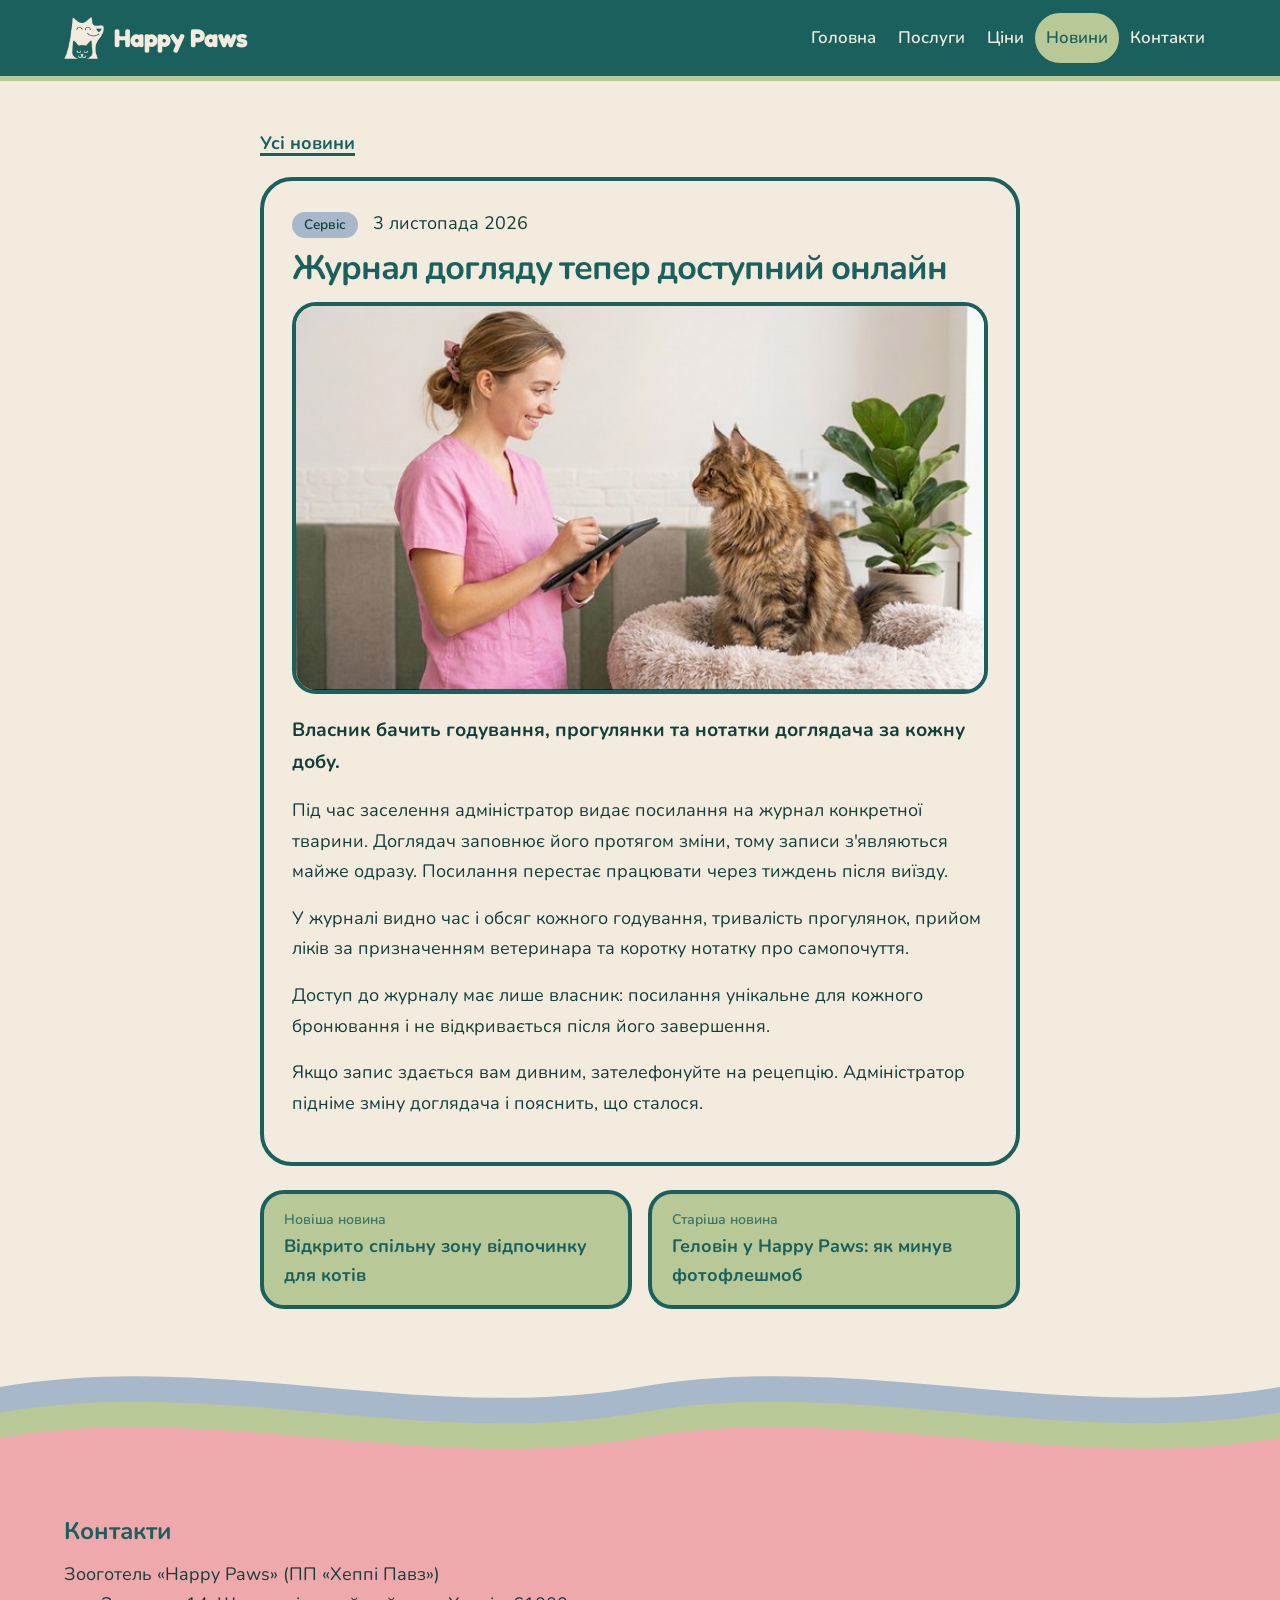
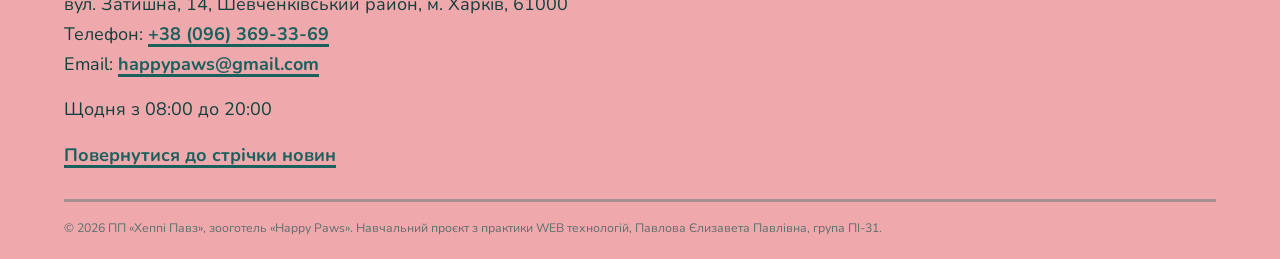
<file: news-care-log.html>
<!DOCTYPE html>
<html lang="uk">
<head>
  <meta charset="UTF-8">
  <meta name="viewport" content="width=device-width, initial-scale=1.0">
  <meta name="description" content="Власник бачить годування, прогулянки та нотатки доглядача за кожну добу.">
  <title>Журнал догляду тепер доступний онлайн — зооготель Happy Paws</title>

  <link rel="preconnect" href="https://fonts.googleapis.com">
  <link rel="preconnect" href="https://fonts.gstatic.com" crossorigin>
  <link href="https://fonts.googleapis.com/css2?family=Fredoka:wght@500;600;700;800&amp;family=Nunito:wght@400;600;700;800&amp;display=swap" rel="stylesheet">

  <link href="https://cdn.jsdelivr.net/npm/bootstrap@5.3.3/dist/css/bootstrap.min.css" rel="stylesheet">
  <link rel="stylesheet" href="css/style.css">
  <link rel="stylesheet" href="css/bootstrap-custom.css">
  <link rel="stylesheet" href="css/news.css">
</head>
<body class="news-page">

  <nav class="navbar navbar-expand-lg" id="mainNavbar">
    <div class="container">
      <a class="navbar-brand" href="index.html">
        <img src="images/logo-paws-light.png" alt="" width="242" height="256">
        <span>Happy Paws</span>
      </a>

      <button class="navbar-toggler" type="button" data-bs-toggle="collapse" data-bs-target="#mainNav"
              aria-controls="mainNav" aria-expanded="false" aria-label="Відкрити меню">
        <span class="navbar-toggler-icon"></span>
      </button>

      <div class="collapse navbar-collapse" id="mainNav">
        <ul class="navbar-nav ms-auto">
          <li class="nav-item"><a class="nav-link" href="index.html">Головна</a></li>
          <li class="nav-item"><a class="nav-link" href="index.html#services">Послуги</a></li>
          <li class="nav-item"><a class="nav-link" href="index.html#prices">Ціни</a></li>
          <li class="nav-item"><a class="nav-link active" aria-current="page" href="news.html">Новини</a></li>
          <li class="nav-item"><a class="nav-link" href="index.html#contacts">Контакти</a></li>
        </ul>
      </div>
    </div>
  </nav>

  <main class="container py-5">
    <div class="row justify-content-center">
      <div class="col-12 col-lg-8">

        <nav aria-label="Навігація сторінкою">
          <a class="back-link" href="news.html">Усі новини</a>
        </nav>

        <article class="news-article">
          <span class="badge text-bg-info align-self-start">Сервіс</span>
          <time class="news-date" datetime="2026-11-03">3 листопада 2026</time>
          <h1>Журнал догляду тепер доступний онлайн</h1>
          <img src="images/news/news-2.jpg" class="article-photo" alt="Чорний лабрадор отримує частування з рук власника">
          <p class="lead">Власник бачить годування, прогулянки та нотатки доглядача за кожну добу.</p>
          <p>Під час заселення адміністратор видає посилання на журнал конкретної тварини. Доглядач заповнює його протягом зміни, тому записи з'являються майже одразу. Посилання перестає працювати через тиждень після виїзду.</p>
          <p>У журналі видно час і обсяг кожного годування, тривалість прогулянок, прийом ліків за призначенням ветеринара та коротку нотатку про самопочуття.</p>
          <p>Доступ до журналу має лише власник: посилання унікальне для кожного бронювання і не відкривається після його завершення.</p>
          <p>Якщо запис здається вам дивним, зателефонуйте на рецепцію. Адміністратор підніме зміну доглядача і пояснить, що сталося.</p>
        </article>

        <nav class="article-nav" aria-label="Інші новини">
          <a class="article-prev" href="news-cat-lounge.html"><span>Новіша новина</span>Відкрито спільну зону відпочинку для котів</a>
          <a class="article-next" href="news-halloween-results.html"><span>Старіша новина</span>Геловін у Happy Paws: як минув фотофлешмоб</a>
        </nav>

      </div>
    </div>
  </main>

  <div class="wave wave-6" aria-hidden="true">
    <svg viewBox="0 0 1440 160" preserveAspectRatio="none" focusable="false">
      <path class="ribbon-1" d="M0,40 C240,-10 480,90 720,40 C960,-10 1200,90 1440,40 V160 H0 Z"/>
      <path class="ribbon-2" d="M0,40 C240,-10 480,90 720,40 C960,-10 1200,90 1440,40 V160 H0 Z" transform="translate(0,34)"/>
      <path class="wave-to" d="M0,40 C240,-10 480,90 720,40 C960,-10 1200,90 1440,40 V160 H0 Z" transform="translate(0,68)"/>
    </svg>
  </div>

  <footer class="site-footer">
    <div class="container footer-inner">
      <section>
        <h2>Контакти</h2>
        <address>
          Зооготель «Happy Paws» (ПП «Хеппі Павз»)<br>
          вул. Затишна, 14, Шевченківський район, м. Харків, 61000<br>
          Телефон: <a href="tel:+380963693369">+38 (096) 369-33-69</a><br>
          Email: <a href="mailto:happypaws@gmail.com">happypaws@gmail.com</a>
        </address>
        <p>Щодня з 08:00 до 20:00</p>
        <p><a href="news.html">Повернутися до стрічки новин</a></p>
      </section>
      <p class="copyright"><small>&copy; <span id="year">2026</span> ПП «Хеппі Павз», зооготель «Happy Paws». Навчальний проєкт з практики WEB технологій, Павлова Єлизавета Павлівна, група ПІ-31.</small></p>
    </div>
  </footer>

  <script src="https://cdn.jsdelivr.net/npm/bootstrap@5.3.3/dist/js/bootstrap.bundle.min.js"></script>
  <script src="https://code.jquery.com/jquery-3.7.1.min.js"></script>
  <script src="js/news.js"></script>
</body>
</html>
</file>
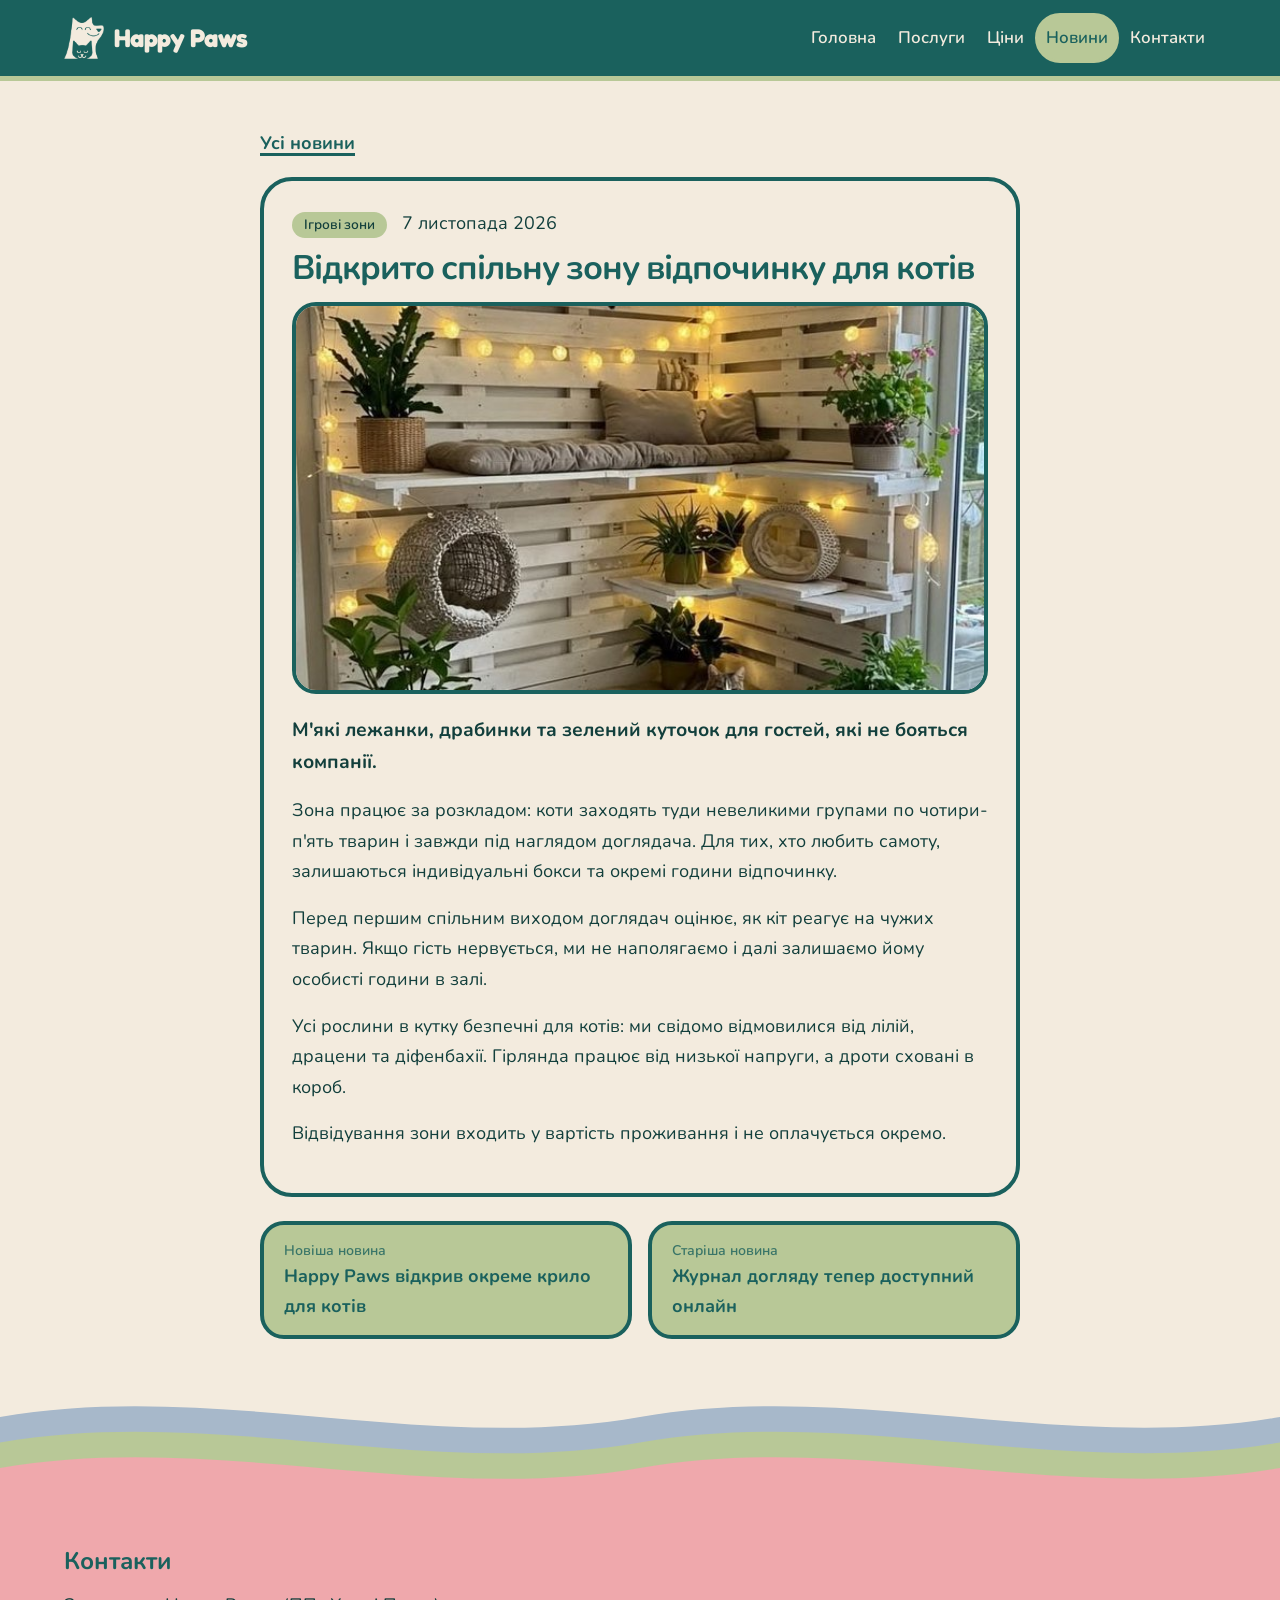
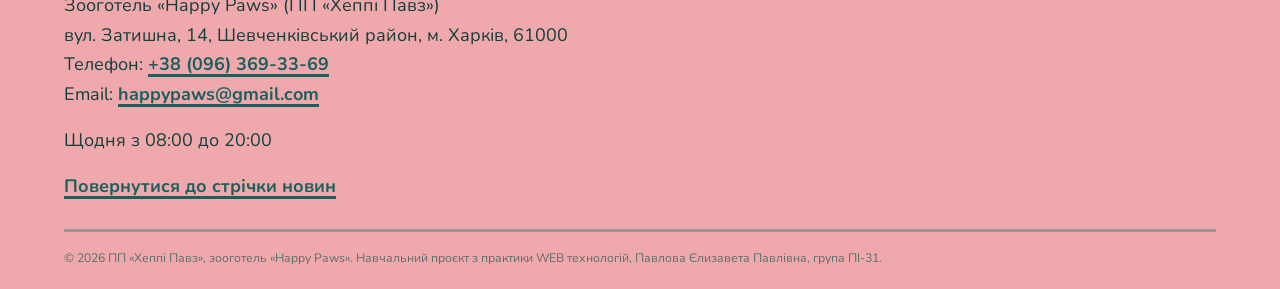
<file: news-cat-lounge.html>
<!DOCTYPE html>
<html lang="uk">
<head>
  <meta charset="UTF-8">
  <meta name="viewport" content="width=device-width, initial-scale=1.0">
  <meta name="description" content="М'які лежанки, драбинки та зелений куточок для гостей, які не бояться компанії.">
  <title>Відкрито спільну зону відпочинку для котів — зооготель Happy Paws</title>

  <link rel="preconnect" href="https://fonts.googleapis.com">
  <link rel="preconnect" href="https://fonts.gstatic.com" crossorigin>
  <link href="https://fonts.googleapis.com/css2?family=Fredoka:wght@500;600;700;800&amp;family=Nunito:wght@400;600;700;800&amp;display=swap" rel="stylesheet">

  <link href="https://cdn.jsdelivr.net/npm/bootstrap@5.3.3/dist/css/bootstrap.min.css" rel="stylesheet">
  <link rel="stylesheet" href="css/style.css">
  <link rel="stylesheet" href="css/bootstrap-custom.css">
  <link rel="stylesheet" href="css/news.css">
</head>
<body class="news-page">

  <nav class="navbar navbar-expand-lg" id="mainNavbar">
    <div class="container">
      <a class="navbar-brand" href="index.html">
        <img src="images/logo-paws-light.png" alt="" width="242" height="256">
        <span>Happy Paws</span>
      </a>

      <button class="navbar-toggler" type="button" data-bs-toggle="collapse" data-bs-target="#mainNav"
              aria-controls="mainNav" aria-expanded="false" aria-label="Відкрити меню">
        <span class="navbar-toggler-icon"></span>
      </button>

      <div class="collapse navbar-collapse" id="mainNav">
        <ul class="navbar-nav ms-auto">
          <li class="nav-item"><a class="nav-link" href="index.html">Головна</a></li>
          <li class="nav-item"><a class="nav-link" href="index.html#services">Послуги</a></li>
          <li class="nav-item"><a class="nav-link" href="index.html#prices">Ціни</a></li>
          <li class="nav-item"><a class="nav-link active" aria-current="page" href="news.html">Новини</a></li>
          <li class="nav-item"><a class="nav-link" href="index.html#contacts">Контакти</a></li>
        </ul>
      </div>
    </div>
  </nav>

  <main class="container py-5">
    <div class="row justify-content-center">
      <div class="col-12 col-lg-8">

        <nav aria-label="Навігація сторінкою">
          <a class="back-link" href="news.html">Усі новини</a>
        </nav>

        <article class="news-article">
          <span class="badge text-bg-success align-self-start">Ігрові зони</span>
          <time class="news-date" datetime="2026-11-07">7 листопада 2026</time>
          <h1>Відкрито спільну зону відпочинку для котів</h1>
          <img src="images/news/news-5.jpg" class="article-photo" alt="Світла зона відпочинку з лежанками, кімнатними рослинами та гірляндою, на полицях сидять коти">
          <p class="lead">М'які лежанки, драбинки та зелений куточок для гостей, які не бояться компанії.</p>
          <p>Зона працює за розкладом: коти заходять туди невеликими групами по чотири-п'ять тварин і завжди під наглядом доглядача. Для тих, хто любить самоту, залишаються індивідуальні бокси та окремі години відпочинку.</p>
          <p>Перед першим спільним виходом доглядач оцінює, як кіт реагує на чужих тварин. Якщо гість нервується, ми не наполягаємо і далі залишаємо йому особисті години в залі.</p>
          <p>Усі рослини в кутку безпечні для котів: ми свідомо відмовилися від лілій, драцени та діфенбахії. Гірлянда працює від низької напруги, а дроти сховані в короб.</p>
          <p>Відвідування зони входить у вартість проживання і не оплачується окремо.</p>
        </article>

        <nav class="article-nav" aria-label="Інші новини">
          <a class="article-prev" href="news-cat-wing.html"><span>Новіша новина</span>Happy Paws відкрив окреме крило для котів</a>
          <a class="article-next" href="news-care-log.html"><span>Старіша новина</span>Журнал догляду тепер доступний онлайн</a>
        </nav>

      </div>
    </div>
  </main>

  <div class="wave wave-6" aria-hidden="true">
    <svg viewBox="0 0 1440 160" preserveAspectRatio="none" focusable="false">
      <path class="ribbon-1" d="M0,40 C240,-10 480,90 720,40 C960,-10 1200,90 1440,40 V160 H0 Z"/>
      <path class="ribbon-2" d="M0,40 C240,-10 480,90 720,40 C960,-10 1200,90 1440,40 V160 H0 Z" transform="translate(0,34)"/>
      <path class="wave-to" d="M0,40 C240,-10 480,90 720,40 C960,-10 1200,90 1440,40 V160 H0 Z" transform="translate(0,68)"/>
    </svg>
  </div>

  <footer class="site-footer">
    <div class="container footer-inner">
      <section>
        <h2>Контакти</h2>
        <address>
          Зооготель «Happy Paws» (ПП «Хеппі Павз»)<br>
          вул. Затишна, 14, Шевченківський район, м. Харків, 61000<br>
          Телефон: <a href="tel:+380963693369">+38 (096) 369-33-69</a><br>
          Email: <a href="mailto:happypaws@gmail.com">happypaws@gmail.com</a>
        </address>
        <p>Щодня з 08:00 до 20:00</p>
        <p><a href="news.html">Повернутися до стрічки новин</a></p>
      </section>
      <p class="copyright"><small>&copy; <span id="year">2026</span> ПП «Хеппі Павз», зооготель «Happy Paws». Навчальний проєкт з практики WEB технологій, Павлова Єлизавета Павлівна, група ПІ-31.</small></p>
    </div>
  </footer>

  <script src="https://cdn.jsdelivr.net/npm/bootstrap@5.3.3/dist/js/bootstrap.bundle.min.js"></script>
  <script src="https://code.jquery.com/jquery-3.7.1.min.js"></script>
  <script src="js/news.js"></script>
</body>
</html>
</file>
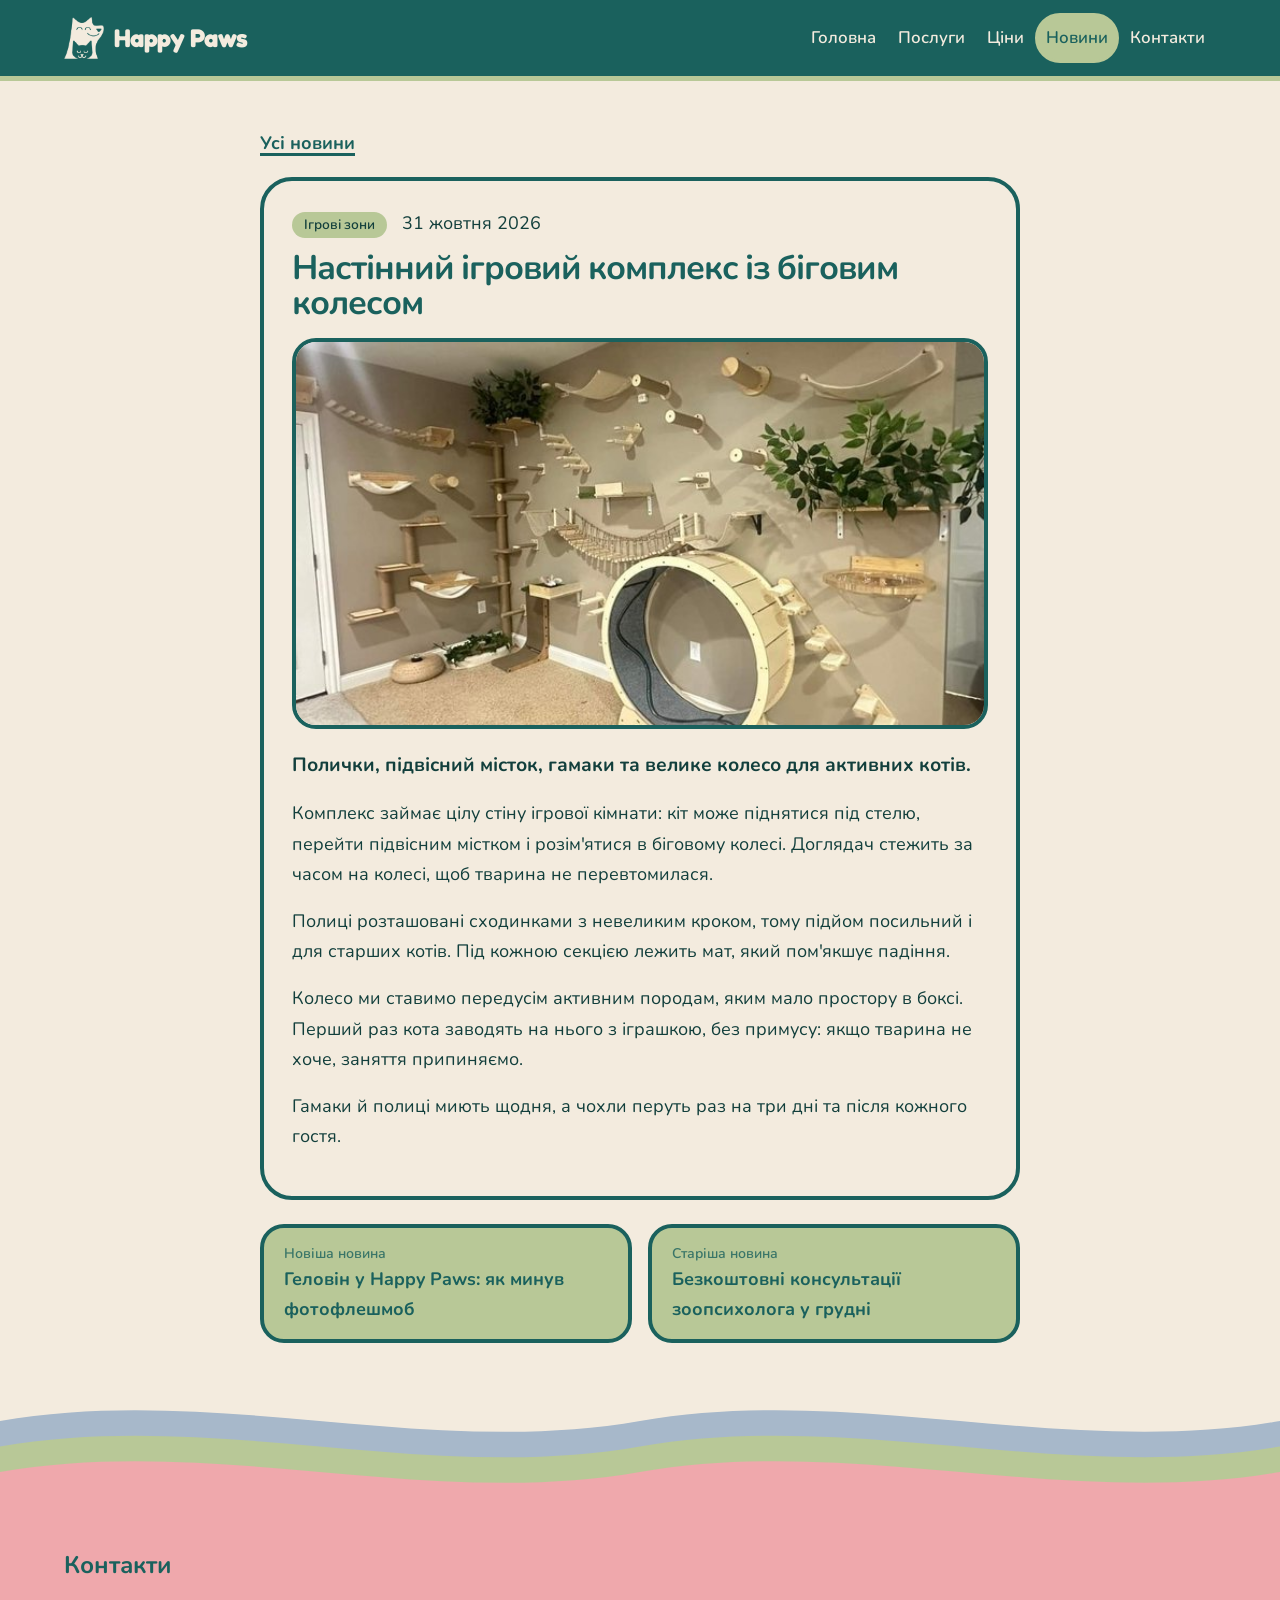
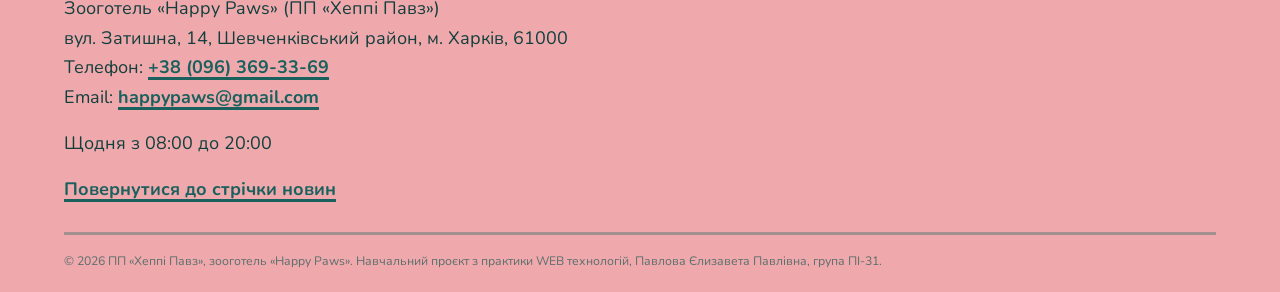
<file: news-cat-wall.html>
<!DOCTYPE html>
<html lang="uk">
<head>
  <meta charset="UTF-8">
  <meta name="viewport" content="width=device-width, initial-scale=1.0">
  <meta name="description" content="Полички, підвісний місток, гамаки та велике колесо для активних котів.">
  <title>Настінний ігровий комплекс із біговим колесом — зооготель Happy Paws</title>

  <link rel="preconnect" href="https://fonts.googleapis.com">
  <link rel="preconnect" href="https://fonts.gstatic.com" crossorigin>
  <link href="https://fonts.googleapis.com/css2?family=Fredoka:wght@500;600;700;800&amp;family=Nunito:wght@400;600;700;800&amp;display=swap" rel="stylesheet">

  <link href="https://cdn.jsdelivr.net/npm/bootstrap@5.3.3/dist/css/bootstrap.min.css" rel="stylesheet">
  <link rel="stylesheet" href="css/style.css">
  <link rel="stylesheet" href="css/bootstrap-custom.css">
  <link rel="stylesheet" href="css/news.css">
</head>
<body class="news-page">

  <nav class="navbar navbar-expand-lg" id="mainNavbar">
    <div class="container">
      <a class="navbar-brand" href="index.html">
        <img src="images/logo-paws-light.png" alt="" width="242" height="256">
        <span>Happy Paws</span>
      </a>

      <button class="navbar-toggler" type="button" data-bs-toggle="collapse" data-bs-target="#mainNav"
              aria-controls="mainNav" aria-expanded="false" aria-label="Відкрити меню">
        <span class="navbar-toggler-icon"></span>
      </button>

      <div class="collapse navbar-collapse" id="mainNav">
        <ul class="navbar-nav ms-auto">
          <li class="nav-item"><a class="nav-link" href="index.html">Головна</a></li>
          <li class="nav-item"><a class="nav-link" href="index.html#services">Послуги</a></li>
          <li class="nav-item"><a class="nav-link" href="index.html#prices">Ціни</a></li>
          <li class="nav-item"><a class="nav-link active" aria-current="page" href="news.html">Новини</a></li>
          <li class="nav-item"><a class="nav-link" href="index.html#contacts">Контакти</a></li>
        </ul>
      </div>
    </div>
  </nav>

  <main class="container py-5">
    <div class="row justify-content-center">
      <div class="col-12 col-lg-8">

        <nav aria-label="Навігація сторінкою">
          <a class="back-link" href="news.html">Усі новини</a>
        </nav>

        <article class="news-article">
          <span class="badge text-bg-success align-self-start">Ігрові зони</span>
          <time class="news-date" datetime="2026-10-31">31 жовтня 2026</time>
          <h1>Настінний ігровий комплекс із біговим колесом</h1>
          <img src="images/news/news-6.jpg" class="article-photo" alt="Стіна з поличками, підвісним містком, гамаками та великим біговим колесом для котів">
          <p class="lead">Полички, підвісний місток, гамаки та велике колесо для активних котів.</p>
          <p>Комплекс займає цілу стіну ігрової кімнати: кіт може піднятися під стелю, перейти підвісним містком і розім'ятися в біговому колесі. Доглядач стежить за часом на колесі, щоб тварина не перевтомилася.</p>
          <p>Полиці розташовані сходинками з невеликим кроком, тому підйом посильний і для старших котів. Під кожною секцією лежить мат, який пом'якшує падіння.</p>
          <p>Колесо ми ставимо передусім активним породам, яким мало простору в боксі. Перший раз кота заводять на нього з іграшкою, без примусу: якщо тварина не хоче, заняття припиняємо.</p>
          <p>Гамаки й полиці миють щодня, а чохли перуть раз на три дні та після кожного гостя.</p>
        </article>

        <nav class="article-nav" aria-label="Інші новини">
          <a class="article-prev" href="news-halloween-results.html"><span>Новіша новина</span>Геловін у Happy Paws: як минув фотофлешмоб</a>
          <a class="article-next" href="news-zoopsy.html"><span>Старіша новина</span>Безкоштовні консультації зоопсихолога у грудні</a>
        </nav>

      </div>
    </div>
  </main>

  <div class="wave wave-6" aria-hidden="true">
    <svg viewBox="0 0 1440 160" preserveAspectRatio="none" focusable="false">
      <path class="ribbon-1" d="M0,40 C240,-10 480,90 720,40 C960,-10 1200,90 1440,40 V160 H0 Z"/>
      <path class="ribbon-2" d="M0,40 C240,-10 480,90 720,40 C960,-10 1200,90 1440,40 V160 H0 Z" transform="translate(0,34)"/>
      <path class="wave-to" d="M0,40 C240,-10 480,90 720,40 C960,-10 1200,90 1440,40 V160 H0 Z" transform="translate(0,68)"/>
    </svg>
  </div>

  <footer class="site-footer">
    <div class="container footer-inner">
      <section>
        <h2>Контакти</h2>
        <address>
          Зооготель «Happy Paws» (ПП «Хеппі Павз»)<br>
          вул. Затишна, 14, Шевченківський район, м. Харків, 61000<br>
          Телефон: <a href="tel:+380963693369">+38 (096) 369-33-69</a><br>
          Email: <a href="mailto:happypaws@gmail.com">happypaws@gmail.com</a>
        </address>
        <p>Щодня з 08:00 до 20:00</p>
        <p><a href="news.html">Повернутися до стрічки новин</a></p>
      </section>
      <p class="copyright"><small>&copy; <span id="year">2026</span> ПП «Хеппі Павз», зооготель «Happy Paws». Навчальний проєкт з практики WEB технологій, Павлова Єлизавета Павлівна, група ПІ-31.</small></p>
    </div>
  </footer>

  <script src="https://cdn.jsdelivr.net/npm/bootstrap@5.3.3/dist/js/bootstrap.bundle.min.js"></script>
  <script src="https://code.jquery.com/jquery-3.7.1.min.js"></script>
  <script src="js/news.js"></script>
</body>
</html>
</file>
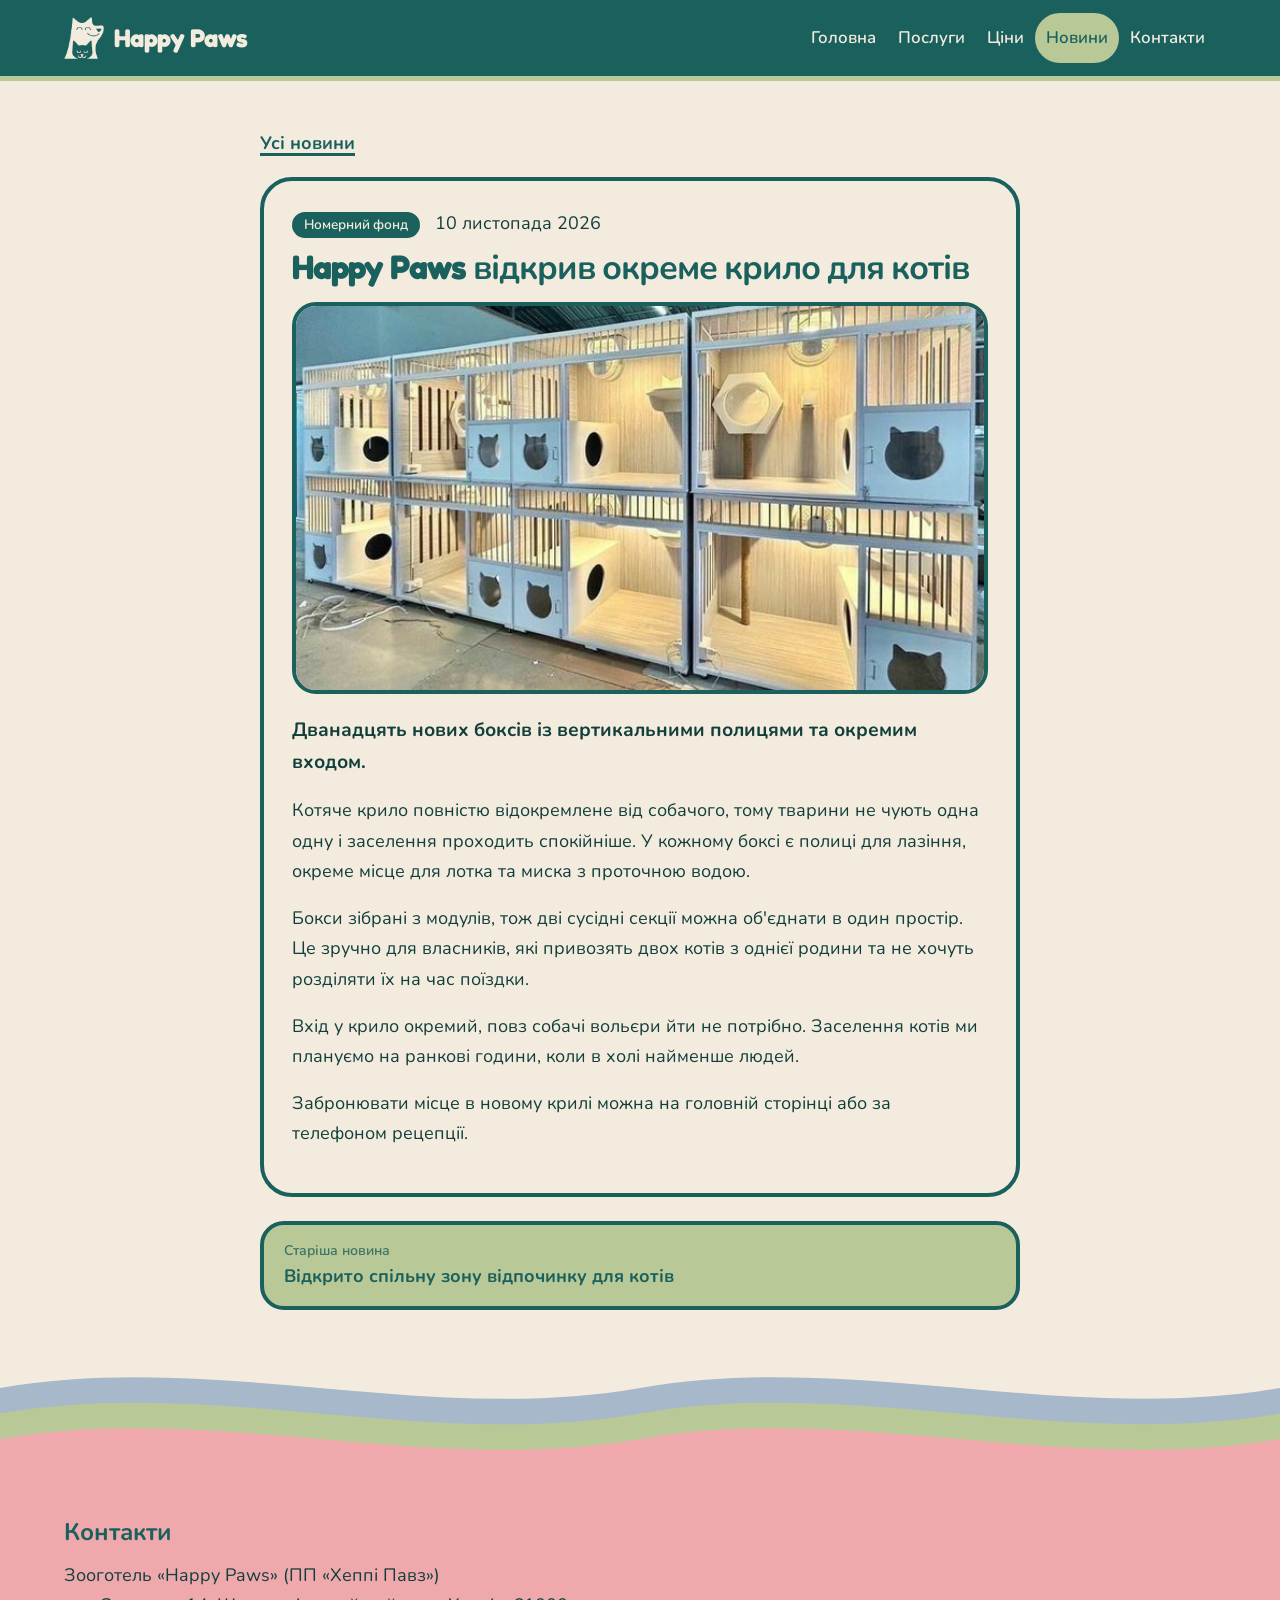
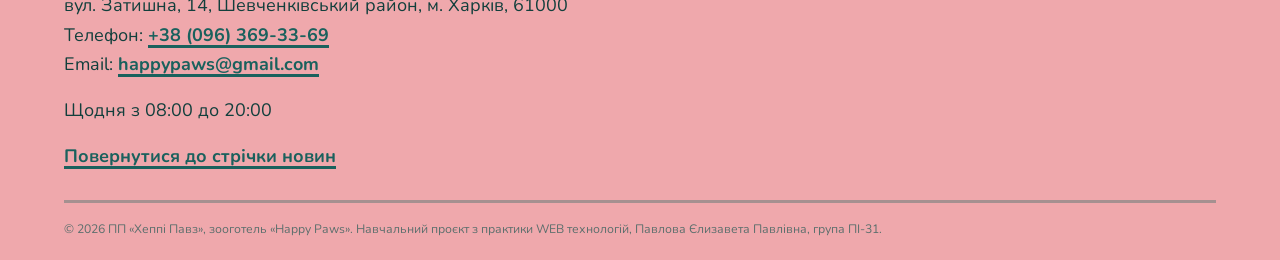
<file: news-cat-wing.html>
<!DOCTYPE html>
<html lang="uk">
<head>
  <meta charset="UTF-8">
  <meta name="viewport" content="width=device-width, initial-scale=1.0">
  <meta name="description" content="Дванадцять нових боксів із вертикальними полицями та окремим входом.">
  <title>Happy Paws відкрив окреме крило для котів — зооготель Happy Paws</title>

  <link rel="preconnect" href="https://fonts.googleapis.com">
  <link rel="preconnect" href="https://fonts.gstatic.com" crossorigin>
  <link href="https://fonts.googleapis.com/css2?family=Fredoka:wght@500;600;700;800&amp;family=Nunito:wght@400;600;700;800&amp;display=swap" rel="stylesheet">

  <link href="https://cdn.jsdelivr.net/npm/bootstrap@5.3.3/dist/css/bootstrap.min.css" rel="stylesheet">
  <link rel="stylesheet" href="css/style.css">
  <link rel="stylesheet" href="css/bootstrap-custom.css">
  <link rel="stylesheet" href="css/news.css">
</head>
<body class="news-page">

  <nav class="navbar navbar-expand-lg" id="mainNavbar">
    <div class="container">
      <a class="navbar-brand" href="index.html">
        <img src="images/logo-paws-light.png" alt="" width="242" height="256">
        <span>Happy Paws</span>
      </a>

      <button class="navbar-toggler" type="button" data-bs-toggle="collapse" data-bs-target="#mainNav"
              aria-controls="mainNav" aria-expanded="false" aria-label="Відкрити меню">
        <span class="navbar-toggler-icon"></span>
      </button>

      <div class="collapse navbar-collapse" id="mainNav">
        <ul class="navbar-nav ms-auto">
          <li class="nav-item"><a class="nav-link" href="index.html">Головна</a></li>
          <li class="nav-item"><a class="nav-link" href="index.html#services">Послуги</a></li>
          <li class="nav-item"><a class="nav-link" href="index.html#prices">Ціни</a></li>
          <li class="nav-item"><a class="nav-link active" aria-current="page" href="news.html">Новини</a></li>
          <li class="nav-item"><a class="nav-link" href="index.html#contacts">Контакти</a></li>
        </ul>
      </div>
    </div>
  </nav>

  <main class="container py-5">
    <div class="row justify-content-center">
      <div class="col-12 col-lg-8">

        <nav aria-label="Навігація сторінкою">
          <a class="back-link" href="news.html">Усі новини</a>
        </nav>

        <article class="news-article">
          <span class="badge text-bg-primary align-self-start">Номерний фонд</span>
          <time class="news-date" datetime="2026-11-10">10 листопада 2026</time>
          <h1>Happy Paws відкрив окреме крило для котів</h1>
          <img src="images/news/news-1.jpg" class="article-photo" alt="Модульні бокси для котів із дерев'яними полицями та окремими дверцятами">
          <p class="lead">Дванадцять нових боксів із вертикальними полицями та окремим входом.</p>
          <p>Котяче крило повністю відокремлене від собачого, тому тварини не чують одна одну і заселення проходить спокійніше. У кожному боксі є полиці для лазіння, окреме місце для лотка та миска з проточною водою.</p>
          <p>Бокси зібрані з модулів, тож дві сусідні секції можна об'єднати в один простір. Це зручно для власників, які привозять двох котів з однієї родини та не хочуть розділяти їх на час поїздки.</p>
          <p>Вхід у крило окремий, повз собачі вольєри йти не потрібно. Заселення котів ми плануємо на ранкові години, коли в холі найменше людей.</p>
          <p>Забронювати місце в новому крилі можна на головній сторінці або за телефоном рецепції.</p>
        </article>

        <nav class="article-nav" aria-label="Інші новини">
          <a class="article-next" href="news-cat-lounge.html"><span>Старіша новина</span>Відкрито спільну зону відпочинку для котів</a>
        </nav>

      </div>
    </div>
  </main>

  <div class="wave wave-6" aria-hidden="true">
    <svg viewBox="0 0 1440 160" preserveAspectRatio="none" focusable="false">
      <path class="ribbon-1" d="M0,40 C240,-10 480,90 720,40 C960,-10 1200,90 1440,40 V160 H0 Z"/>
      <path class="ribbon-2" d="M0,40 C240,-10 480,90 720,40 C960,-10 1200,90 1440,40 V160 H0 Z" transform="translate(0,34)"/>
      <path class="wave-to" d="M0,40 C240,-10 480,90 720,40 C960,-10 1200,90 1440,40 V160 H0 Z" transform="translate(0,68)"/>
    </svg>
  </div>

  <footer class="site-footer">
    <div class="container footer-inner">
      <section>
        <h2>Контакти</h2>
        <address>
          Зооготель «Happy Paws» (ПП «Хеппі Павз»)<br>
          вул. Затишна, 14, Шевченківський район, м. Харків, 61000<br>
          Телефон: <a href="tel:+380963693369">+38 (096) 369-33-69</a><br>
          Email: <a href="mailto:happypaws@gmail.com">happypaws@gmail.com</a>
        </address>
        <p>Щодня з 08:00 до 20:00</p>
        <p><a href="news.html">Повернутися до стрічки новин</a></p>
      </section>
      <p class="copyright"><small>&copy; <span id="year">2026</span> ПП «Хеппі Павз», зооготель «Happy Paws». Навчальний проєкт з практики WEB технологій, Павлова Єлизавета Павлівна, група ПІ-31.</small></p>
    </div>
  </footer>

  <script src="https://cdn.jsdelivr.net/npm/bootstrap@5.3.3/dist/js/bootstrap.bundle.min.js"></script>
  <script src="https://code.jquery.com/jquery-3.7.1.min.js"></script>
  <script src="js/news.js"></script>
</body>
</html>
</file>
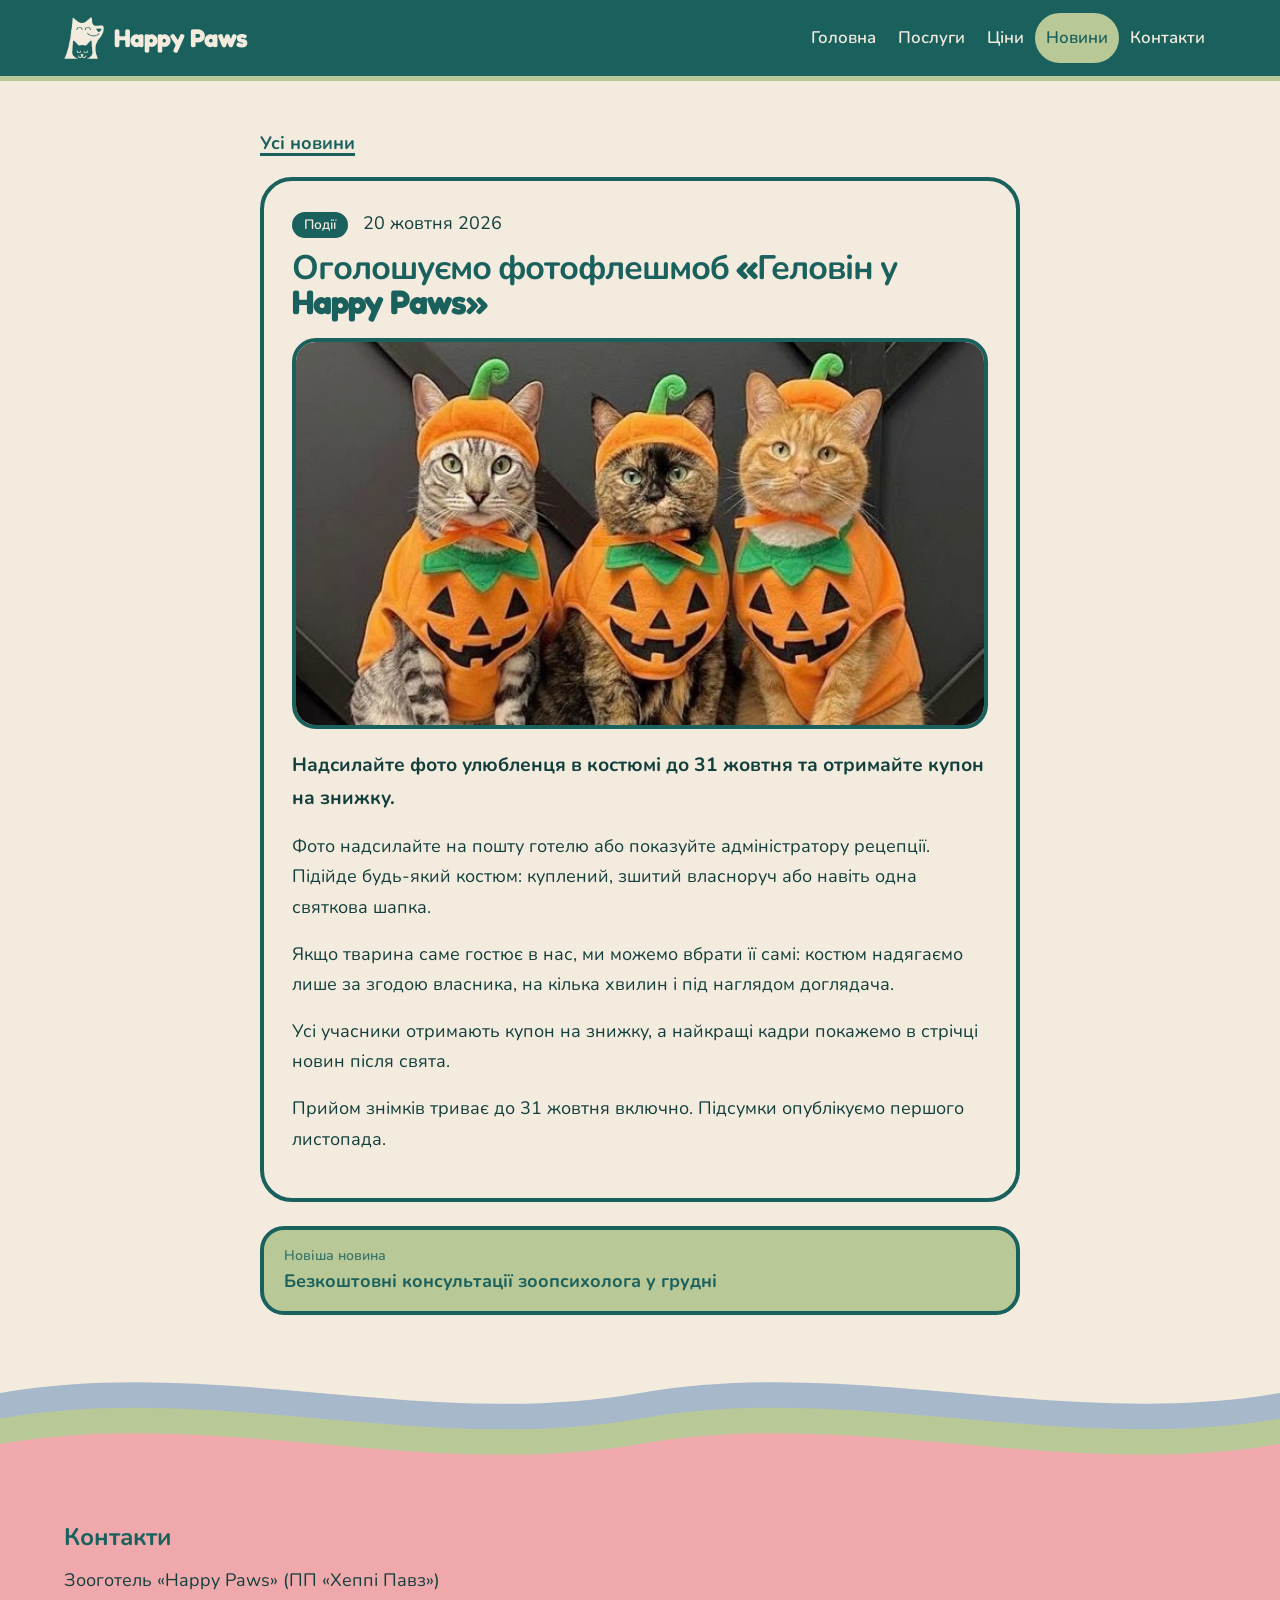
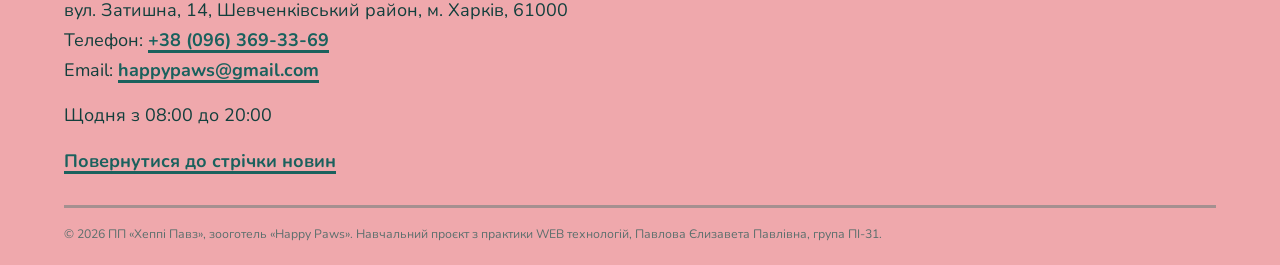
<file: news-halloween-announce.html>
<!DOCTYPE html>
<html lang="uk">
<head>
  <meta charset="UTF-8">
  <meta name="viewport" content="width=device-width, initial-scale=1.0">
  <meta name="description" content="Надсилайте фото улюбленця в костюмі до 31 жовтня та отримайте купон на знижку.">
  <title>Оголошуємо фотофлешмоб «Геловін у Happy Paws» — зооготель Happy Paws</title>

  <link rel="preconnect" href="https://fonts.googleapis.com">
  <link rel="preconnect" href="https://fonts.gstatic.com" crossorigin>
  <link href="https://fonts.googleapis.com/css2?family=Fredoka:wght@500;600;700;800&amp;family=Nunito:wght@400;600;700;800&amp;display=swap" rel="stylesheet">

  <link href="https://cdn.jsdelivr.net/npm/bootstrap@5.3.3/dist/css/bootstrap.min.css" rel="stylesheet">
  <link rel="stylesheet" href="css/style.css">
  <link rel="stylesheet" href="css/bootstrap-custom.css">
  <link rel="stylesheet" href="css/news.css">
</head>
<body class="news-page">

  <nav class="navbar navbar-expand-lg" id="mainNavbar">
    <div class="container">
      <a class="navbar-brand" href="index.html">
        <img src="images/logo-paws-light.png" alt="" width="242" height="256">
        <span>Happy Paws</span>
      </a>

      <button class="navbar-toggler" type="button" data-bs-toggle="collapse" data-bs-target="#mainNav"
              aria-controls="mainNav" aria-expanded="false" aria-label="Відкрити меню">
        <span class="navbar-toggler-icon"></span>
      </button>

      <div class="collapse navbar-collapse" id="mainNav">
        <ul class="navbar-nav ms-auto">
          <li class="nav-item"><a class="nav-link" href="index.html">Головна</a></li>
          <li class="nav-item"><a class="nav-link" href="index.html#services">Послуги</a></li>
          <li class="nav-item"><a class="nav-link" href="index.html#prices">Ціни</a></li>
          <li class="nav-item"><a class="nav-link active" aria-current="page" href="news.html">Новини</a></li>
          <li class="nav-item"><a class="nav-link" href="index.html#contacts">Контакти</a></li>
        </ul>
      </div>
    </div>
  </nav>

  <main class="container py-5">
    <div class="row justify-content-center">
      <div class="col-12 col-lg-8">

        <nav aria-label="Навігація сторінкою">
          <a class="back-link" href="news.html">Усі новини</a>
        </nav>

        <article class="news-article">
          <span class="badge text-bg-primary align-self-start">Події</span>
          <time class="news-date" datetime="2026-10-20">20 жовтня 2026</time>
          <h1>Оголошуємо фотофлешмоб «Геловін у Happy Paws»</h1>
          <img src="images/news/news-7.jpg" class="article-photo" alt="Три коти в помаранчевих костюмах гарбуза сидять поруч">
          <p class="lead">Надсилайте фото улюбленця в костюмі до 31 жовтня та отримайте купон на знижку.</p>
          <p>Фото надсилайте на пошту готелю або показуйте адміністратору рецепції. Підійде будь-який костюм: куплений, зшитий власноруч або навіть одна святкова шапка.</p>
          <p>Якщо тварина саме гостює в нас, ми можемо вбрати її самі: костюм надягаємо лише за згодою власника, на кілька хвилин і під наглядом доглядача.</p>
          <p>Усі учасники отримають купон на знижку, а найкращі кадри покажемо в стрічці новин після свята.</p>
          <p>Прийом знімків триває до 31 жовтня включно. Підсумки опублікуємо першого листопада.</p>
        </article>

        <nav class="article-nav" aria-label="Інші новини">
          <a class="article-prev" href="news-zoopsy.html"><span>Новіша новина</span>Безкоштовні консультації зоопсихолога у грудні</a>
        </nav>

      </div>
    </div>
  </main>

  <div class="wave wave-6" aria-hidden="true">
    <svg viewBox="0 0 1440 160" preserveAspectRatio="none" focusable="false">
      <path class="ribbon-1" d="M0,40 C240,-10 480,90 720,40 C960,-10 1200,90 1440,40 V160 H0 Z"/>
      <path class="ribbon-2" d="M0,40 C240,-10 480,90 720,40 C960,-10 1200,90 1440,40 V160 H0 Z" transform="translate(0,34)"/>
      <path class="wave-to" d="M0,40 C240,-10 480,90 720,40 C960,-10 1200,90 1440,40 V160 H0 Z" transform="translate(0,68)"/>
    </svg>
  </div>

  <footer class="site-footer">
    <div class="container footer-inner">
      <section>
        <h2>Контакти</h2>
        <address>
          Зооготель «Happy Paws» (ПП «Хеппі Павз»)<br>
          вул. Затишна, 14, Шевченківський район, м. Харків, 61000<br>
          Телефон: <a href="tel:+380963693369">+38 (096) 369-33-69</a><br>
          Email: <a href="mailto:happypaws@gmail.com">happypaws@gmail.com</a>
        </address>
        <p>Щодня з 08:00 до 20:00</p>
        <p><a href="news.html">Повернутися до стрічки новин</a></p>
      </section>
      <p class="copyright"><small>&copy; <span id="year">2026</span> ПП «Хеппі Павз», зооготель «Happy Paws». Навчальний проєкт з практики WEB технологій, Павлова Єлизавета Павлівна, група ПІ-31.</small></p>
    </div>
  </footer>

  <script src="https://cdn.jsdelivr.net/npm/bootstrap@5.3.3/dist/js/bootstrap.bundle.min.js"></script>
  <script src="https://code.jquery.com/jquery-3.7.1.min.js"></script>
  <script src="js/news.js"></script>
</body>
</html>
</file>
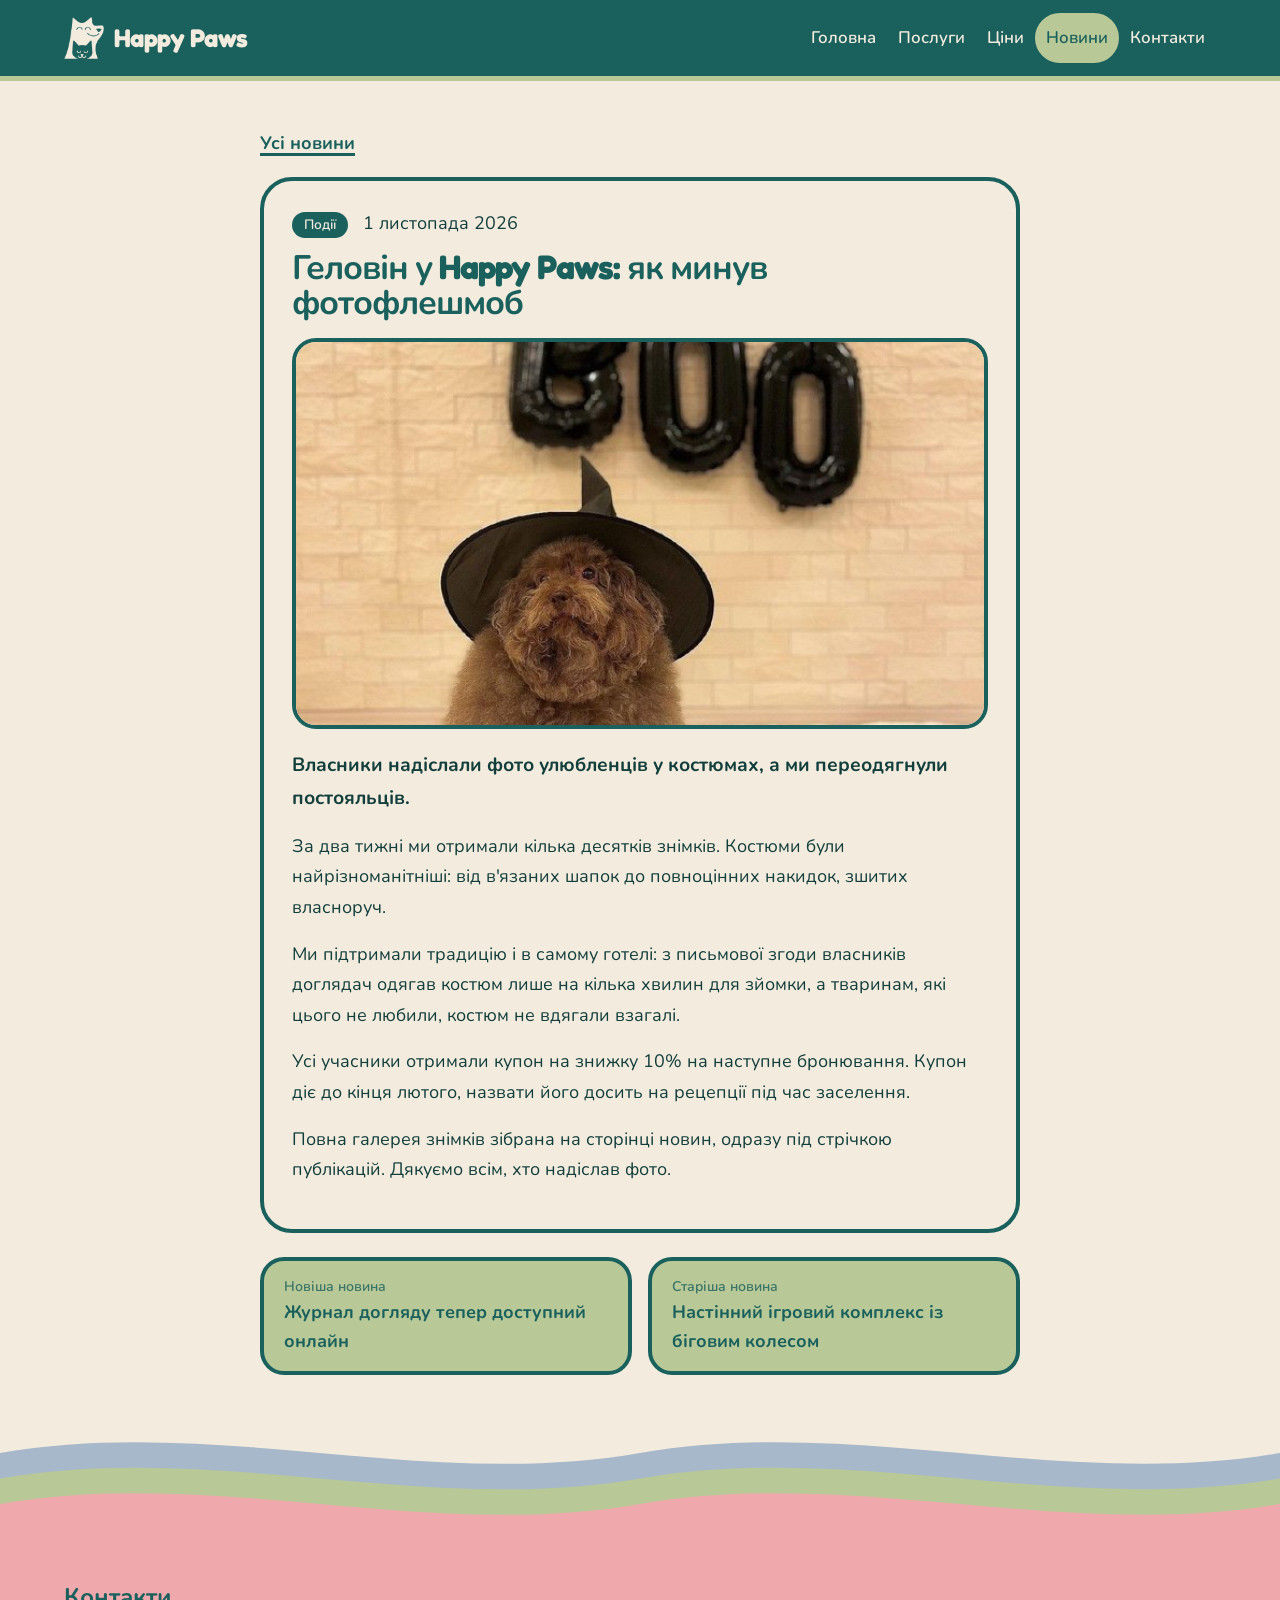
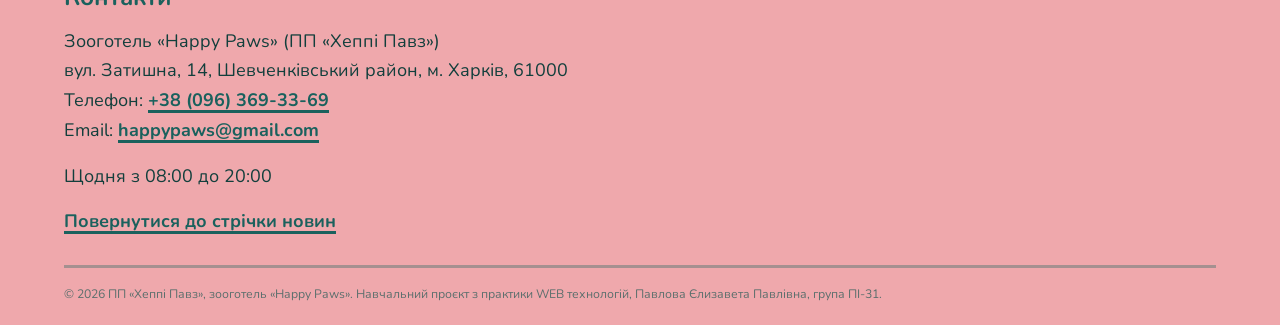
<file: news-halloween-results.html>
<!DOCTYPE html>
<html lang="uk">
<head>
  <meta charset="UTF-8">
  <meta name="viewport" content="width=device-width, initial-scale=1.0">
  <meta name="description" content="Власники надіслали фото улюбленців у костюмах, а ми переодягнули постояльців.">
  <title>Геловін у Happy Paws: як минув фотофлешмоб — зооготель Happy Paws</title>

  <link rel="preconnect" href="https://fonts.googleapis.com">
  <link rel="preconnect" href="https://fonts.gstatic.com" crossorigin>
  <link href="https://fonts.googleapis.com/css2?family=Fredoka:wght@500;600;700;800&amp;family=Nunito:wght@400;600;700;800&amp;display=swap" rel="stylesheet">

  <link href="https://cdn.jsdelivr.net/npm/bootstrap@5.3.3/dist/css/bootstrap.min.css" rel="stylesheet">
  <link rel="stylesheet" href="css/style.css">
  <link rel="stylesheet" href="css/bootstrap-custom.css">
  <link rel="stylesheet" href="css/news.css">
</head>
<body class="news-page">

  <nav class="navbar navbar-expand-lg" id="mainNavbar">
    <div class="container">
      <a class="navbar-brand" href="index.html">
        <img src="images/logo-paws-light.png" alt="" width="242" height="256">
        <span>Happy Paws</span>
      </a>

      <button class="navbar-toggler" type="button" data-bs-toggle="collapse" data-bs-target="#mainNav"
              aria-controls="mainNav" aria-expanded="false" aria-label="Відкрити меню">
        <span class="navbar-toggler-icon"></span>
      </button>

      <div class="collapse navbar-collapse" id="mainNav">
        <ul class="navbar-nav ms-auto">
          <li class="nav-item"><a class="nav-link" href="index.html">Головна</a></li>
          <li class="nav-item"><a class="nav-link" href="index.html#services">Послуги</a></li>
          <li class="nav-item"><a class="nav-link" href="index.html#prices">Ціни</a></li>
          <li class="nav-item"><a class="nav-link active" aria-current="page" href="news.html">Новини</a></li>
          <li class="nav-item"><a class="nav-link" href="index.html#contacts">Контакти</a></li>
        </ul>
      </div>
    </div>
  </nav>

  <main class="container py-5">
    <div class="row justify-content-center">
      <div class="col-12 col-lg-8">

        <nav aria-label="Навігація сторінкою">
          <a class="back-link" href="news.html">Усі новини</a>
        </nav>

        <article class="news-article">
          <span class="badge text-bg-primary align-self-start">Події</span>
          <time class="news-date" datetime="2026-11-01">1 листопада 2026</time>
          <h1>Геловін у Happy Paws: як минув фотофлешмоб</h1>
          <img src="images/news/news-8.jpg" class="article-photo" alt="Пудель у капелюсі відьми на тлі кульок із написом BOO">
          <p class="lead">Власники надіслали фото улюбленців у костюмах, а ми переодягнули постояльців.</p>
          <p>За два тижні ми отримали кілька десятків знімків. Костюми були найрізноманітніші: від в'язаних шапок до повноцінних накидок, зшитих власноруч.</p>
          <p>Ми підтримали традицію і в самому готелі: з письмової згоди власників доглядач одягав костюм лише на кілька хвилин для зйомки, а тваринам, які цього не любили, костюм не вдягали взагалі.</p>
          <p>Усі учасники отримали купон на знижку 10% на наступне бронювання. Купон діє до кінця лютого, назвати його досить на рецепції під час заселення.</p>
          <p>Повна галерея знімків зібрана на сторінці новин, одразу під стрічкою публікацій. Дякуємо всім, хто надіслав фото.</p>
        </article>

        <nav class="article-nav" aria-label="Інші новини">
          <a class="article-prev" href="news-care-log.html"><span>Новіша новина</span>Журнал догляду тепер доступний онлайн</a>
          <a class="article-next" href="news-cat-wall.html"><span>Старіша новина</span>Настінний ігровий комплекс із біговим колесом</a>
        </nav>

      </div>
    </div>
  </main>

  <div class="wave wave-6" aria-hidden="true">
    <svg viewBox="0 0 1440 160" preserveAspectRatio="none" focusable="false">
      <path class="ribbon-1" d="M0,40 C240,-10 480,90 720,40 C960,-10 1200,90 1440,40 V160 H0 Z"/>
      <path class="ribbon-2" d="M0,40 C240,-10 480,90 720,40 C960,-10 1200,90 1440,40 V160 H0 Z" transform="translate(0,34)"/>
      <path class="wave-to" d="M0,40 C240,-10 480,90 720,40 C960,-10 1200,90 1440,40 V160 H0 Z" transform="translate(0,68)"/>
    </svg>
  </div>

  <footer class="site-footer">
    <div class="container footer-inner">
      <section>
        <h2>Контакти</h2>
        <address>
          Зооготель «Happy Paws» (ПП «Хеппі Павз»)<br>
          вул. Затишна, 14, Шевченківський район, м. Харків, 61000<br>
          Телефон: <a href="tel:+380963693369">+38 (096) 369-33-69</a><br>
          Email: <a href="mailto:happypaws@gmail.com">happypaws@gmail.com</a>
        </address>
        <p>Щодня з 08:00 до 20:00</p>
        <p><a href="news.html">Повернутися до стрічки новин</a></p>
      </section>
      <p class="copyright"><small>&copy; <span id="year">2026</span> ПП «Хеппі Павз», зооготель «Happy Paws». Навчальний проєкт з практики WEB технологій, Павлова Єлизавета Павлівна, група ПІ-31.</small></p>
    </div>
  </footer>

  <script src="https://cdn.jsdelivr.net/npm/bootstrap@5.3.3/dist/js/bootstrap.bundle.min.js"></script>
  <script src="https://code.jquery.com/jquery-3.7.1.min.js"></script>
  <script src="js/news.js"></script>
</body>
</html>
</file>
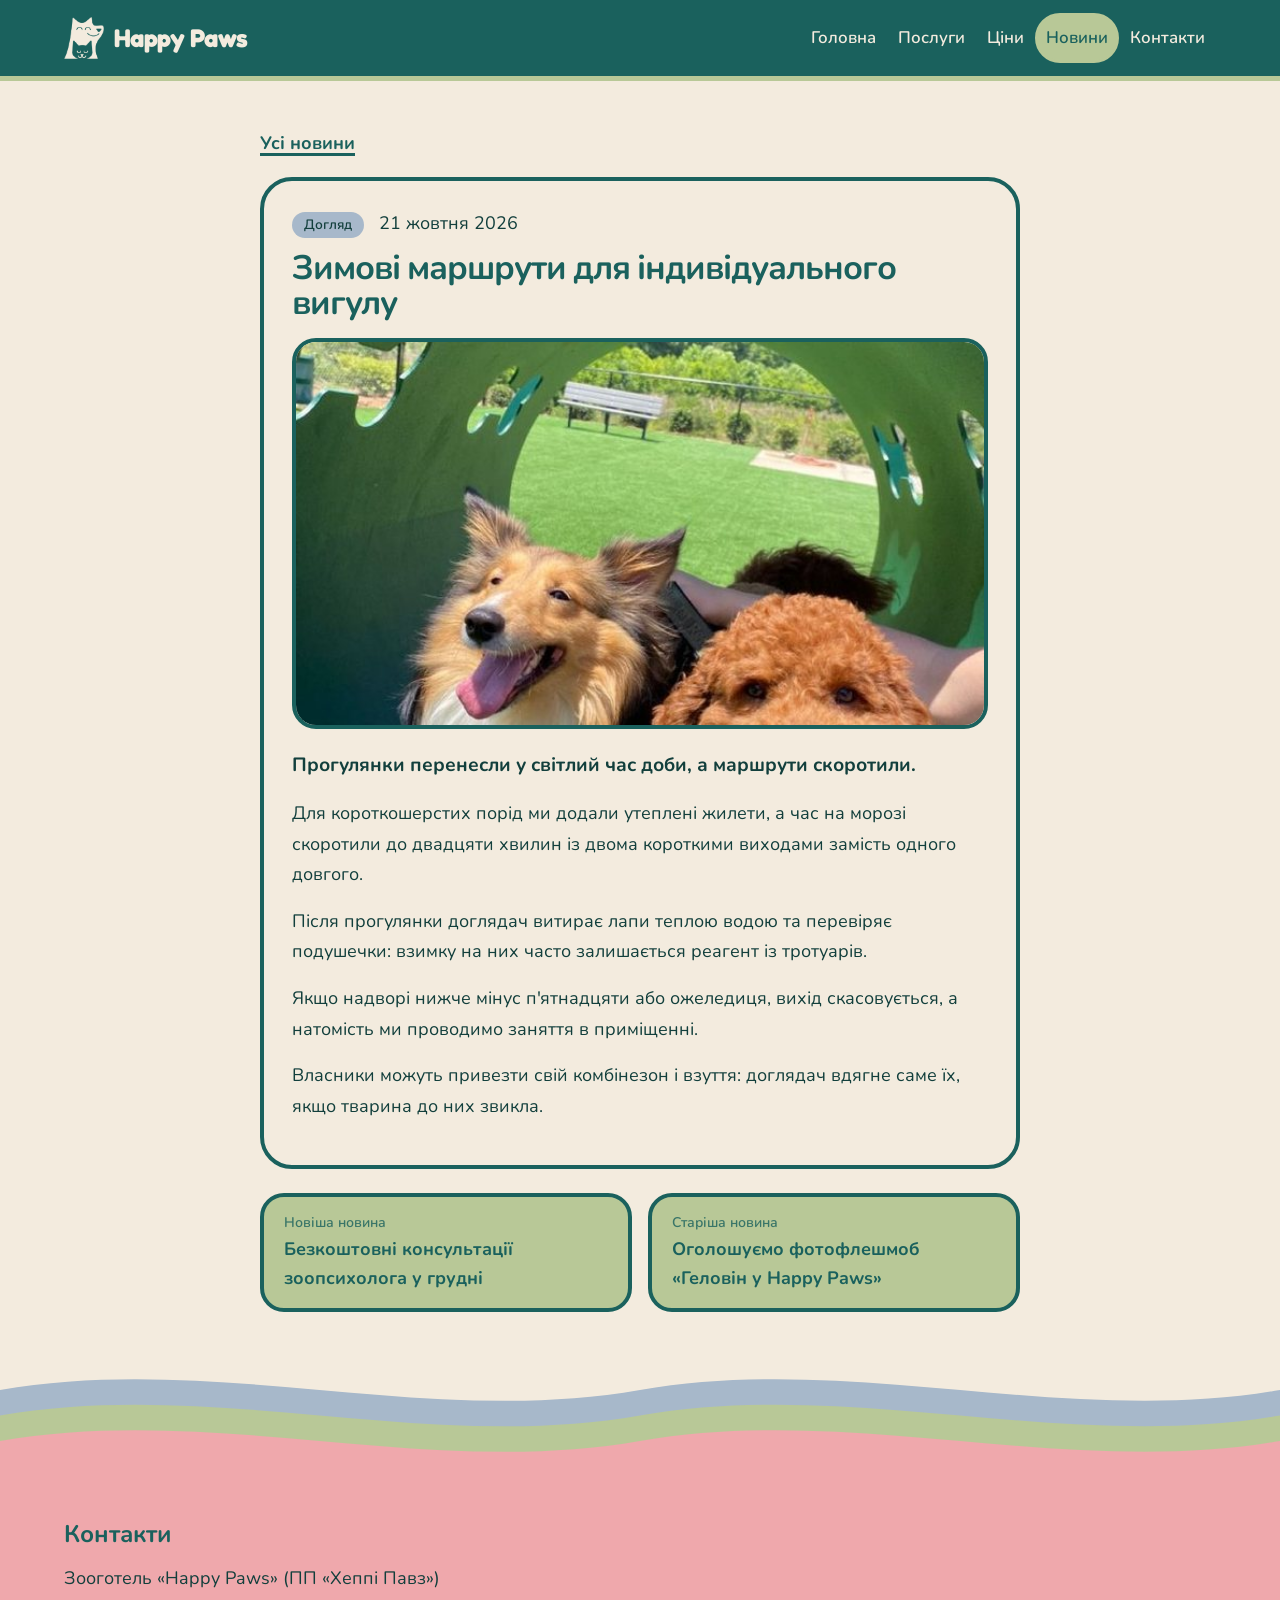
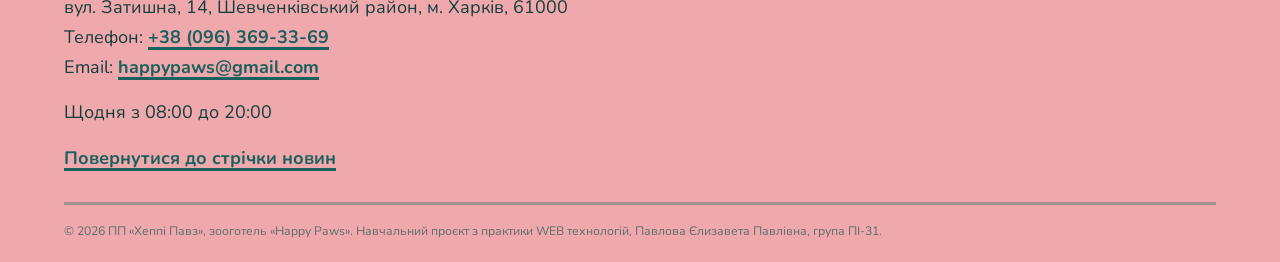
<file: news-winter-walks.html>
<!DOCTYPE html>
<html lang="uk">
<head>
  <meta charset="UTF-8">
  <meta name="viewport" content="width=device-width, initial-scale=1.0">
  <meta name="description" content="Прогулянки перенесли у світлий час доби, а маршрути скоротили.">
  <title>Зимові маршрути для індивідуального вигулу — зооготель Happy Paws</title>

  <link rel="preconnect" href="https://fonts.googleapis.com">
  <link rel="preconnect" href="https://fonts.gstatic.com" crossorigin>
  <link href="https://fonts.googleapis.com/css2?family=Fredoka:wght@500;600;700;800&amp;family=Nunito:wght@400;600;700;800&amp;display=swap" rel="stylesheet">

  <link href="https://cdn.jsdelivr.net/npm/bootstrap@5.3.3/dist/css/bootstrap.min.css" rel="stylesheet">
  <link rel="stylesheet" href="css/style.css">
  <link rel="stylesheet" href="css/bootstrap-custom.css">
  <link rel="stylesheet" href="css/news.css">
</head>
<body class="news-page">

  <nav class="navbar navbar-expand-lg" id="mainNavbar">
    <div class="container">
      <a class="navbar-brand" href="index.html">
        <img src="images/logo-paws-light.png" alt="" width="242" height="256">
        <span>Happy Paws</span>
      </a>

      <button class="navbar-toggler" type="button" data-bs-toggle="collapse" data-bs-target="#mainNav"
              aria-controls="mainNav" aria-expanded="false" aria-label="Відкрити меню">
        <span class="navbar-toggler-icon"></span>
      </button>

      <div class="collapse navbar-collapse" id="mainNav">
        <ul class="navbar-nav ms-auto">
          <li class="nav-item"><a class="nav-link" href="index.html">Головна</a></li>
          <li class="nav-item"><a class="nav-link" href="index.html#services">Послуги</a></li>
          <li class="nav-item"><a class="nav-link" href="index.html#prices">Ціни</a></li>
          <li class="nav-item"><a class="nav-link active" aria-current="page" href="news.html">Новини</a></li>
          <li class="nav-item"><a class="nav-link" href="index.html#contacts">Контакти</a></li>
        </ul>
      </div>
    </div>
  </nav>

  <main class="container py-5">
    <div class="row justify-content-center">
      <div class="col-12 col-lg-8">

        <nav aria-label="Навігація сторінкою">
          <a class="back-link" href="news.html">Усі новини</a>
        </nav>

        <article class="news-article">
          <span class="badge text-bg-info align-self-start">Догляд</span>
          <time class="news-date" datetime="2026-10-21">21 жовтня 2026</time>
          <h1>Зимові маршрути для індивідуального вигулу</h1>
          <img src="images/news/news-4.jpg" class="article-photo" alt="Шелті та пудель гуляють на майданчику">
          <p class="lead">Прогулянки перенесли у світлий час доби, а маршрути скоротили.</p>
          <p>Для короткошерстих порід ми додали утеплені жилети, а час на морозі скоротили до двадцяти хвилин із двома короткими виходами замість одного довгого.</p>
          <p>Після прогулянки доглядач витирає лапи теплою водою та перевіряє подушечки: взимку на них часто залишається реагент із тротуарів.</p>
          <p>Якщо надворі нижче мінус п'ятнадцяти або ожеледиця, вихід скасовується, а натомість ми проводимо заняття в приміщенні.</p>
          <p>Власники можуть привезти свій комбінезон і взуття: доглядач вдягне саме їх, якщо тварина до них звикла.</p>
        </article>

        <nav class="article-nav" aria-label="Інші новини">
          <a class="article-prev" href="news-zoopsy.html"><span>Новіша новина</span>Безкоштовні консультації зоопсихолога у грудні</a>
          <a class="article-next" href="news-halloween-announce.html"><span>Старіша новина</span>Оголошуємо фотофлешмоб «Геловін у Happy Paws»</a>
        </nav>

      </div>
    </div>
  </main>

  <div class="wave wave-6" aria-hidden="true">
    <svg viewBox="0 0 1440 160" preserveAspectRatio="none" focusable="false">
      <path class="ribbon-1" d="M0,40 C240,-10 480,90 720,40 C960,-10 1200,90 1440,40 V160 H0 Z"/>
      <path class="ribbon-2" d="M0,40 C240,-10 480,90 720,40 C960,-10 1200,90 1440,40 V160 H0 Z" transform="translate(0,34)"/>
      <path class="wave-to" d="M0,40 C240,-10 480,90 720,40 C960,-10 1200,90 1440,40 V160 H0 Z" transform="translate(0,68)"/>
    </svg>
  </div>

  <footer class="site-footer">
    <div class="container footer-inner">
      <section>
        <h2>Контакти</h2>
        <address>
          Зооготель «Happy Paws» (ПП «Хеппі Павз»)<br>
          вул. Затишна, 14, Шевченківський район, м. Харків, 61000<br>
          Телефон: <a href="tel:+380963693369">+38 (096) 369-33-69</a><br>
          Email: <a href="mailto:happypaws@gmail.com">happypaws@gmail.com</a>
        </address>
        <p>Щодня з 08:00 до 20:00</p>
        <p><a href="news.html">Повернутися до стрічки новин</a></p>
      </section>
      <p class="copyright"><small>&copy; <span id="year">2026</span> ПП «Хеппі Павз», зооготель «Happy Paws». Навчальний проєкт з практики WEB технологій, Павлова Єлизавета Павлівна, група ПІ-31.</small></p>
    </div>
  </footer>

  <script src="https://cdn.jsdelivr.net/npm/bootstrap@5.3.3/dist/js/bootstrap.bundle.min.js"></script>
  <script src="https://code.jquery.com/jquery-3.7.1.min.js"></script>
  <script src="js/news.js"></script>
</body>
</html>
</file>
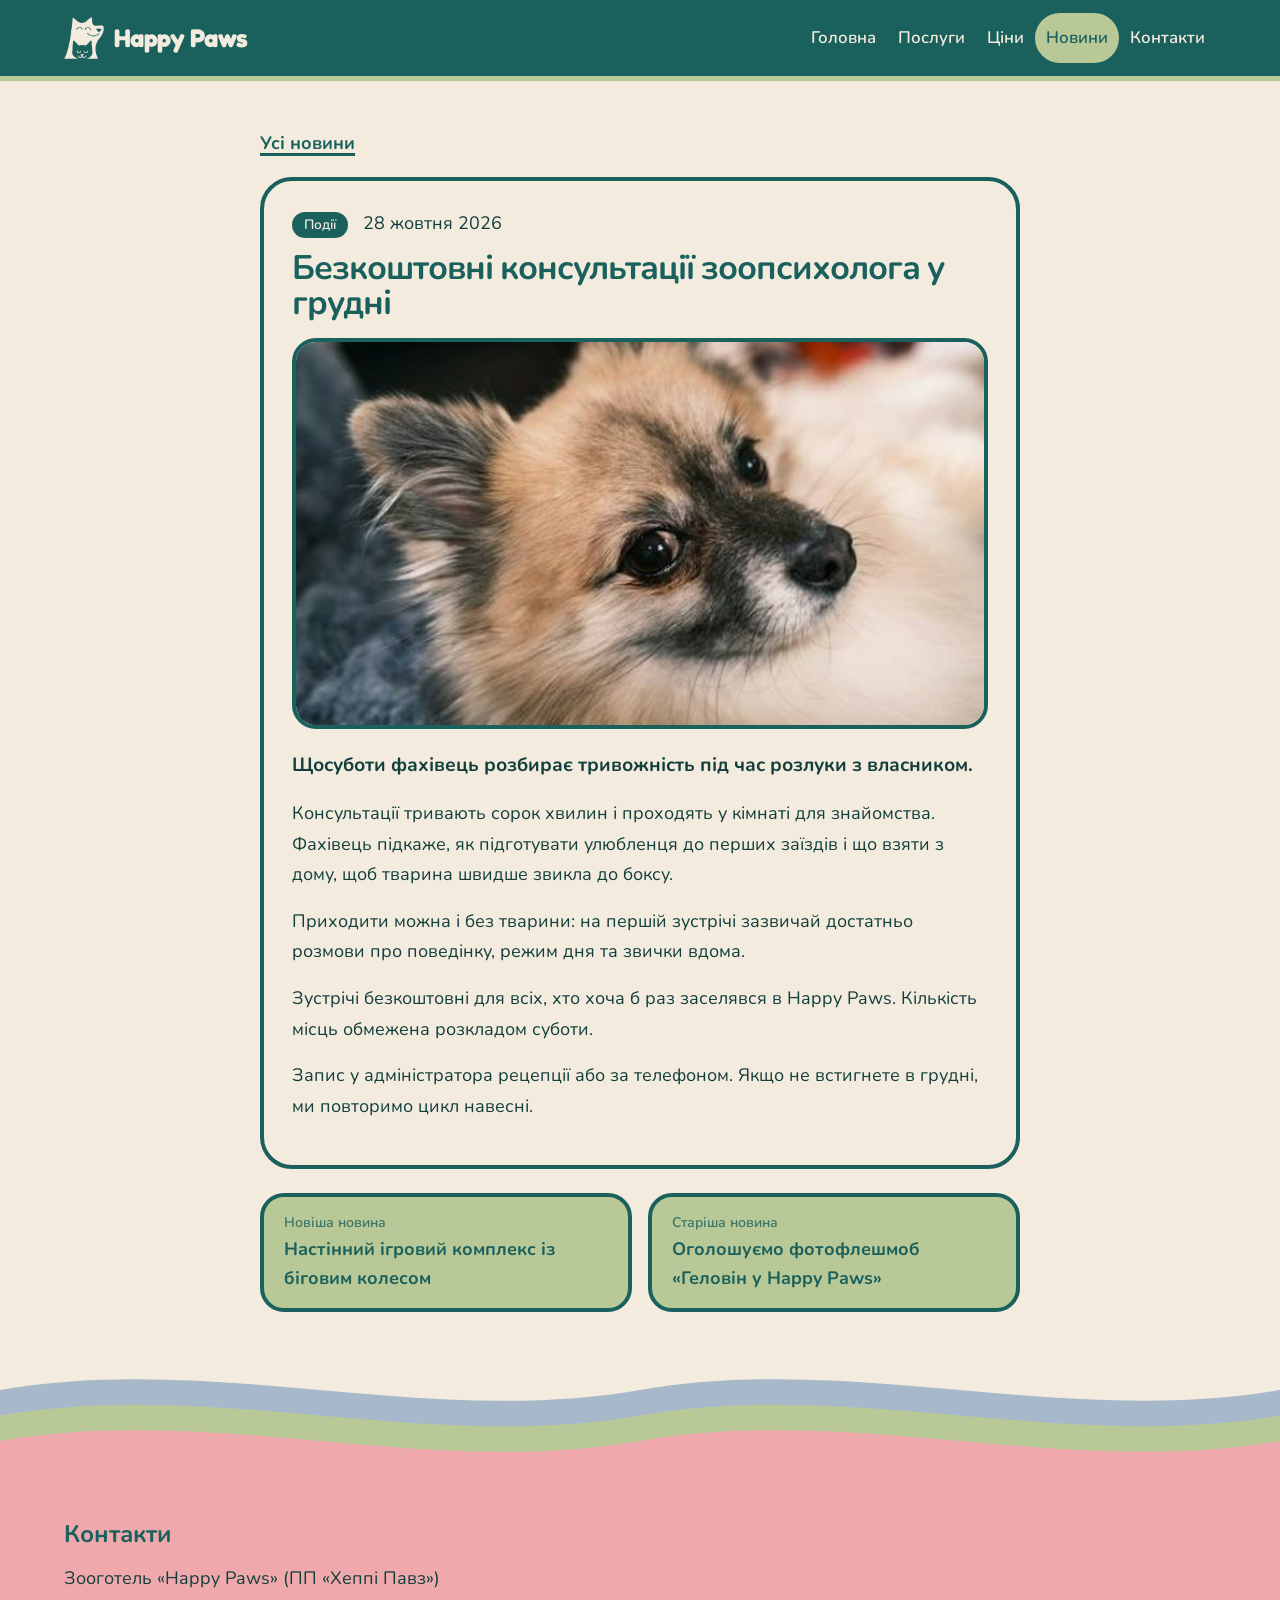
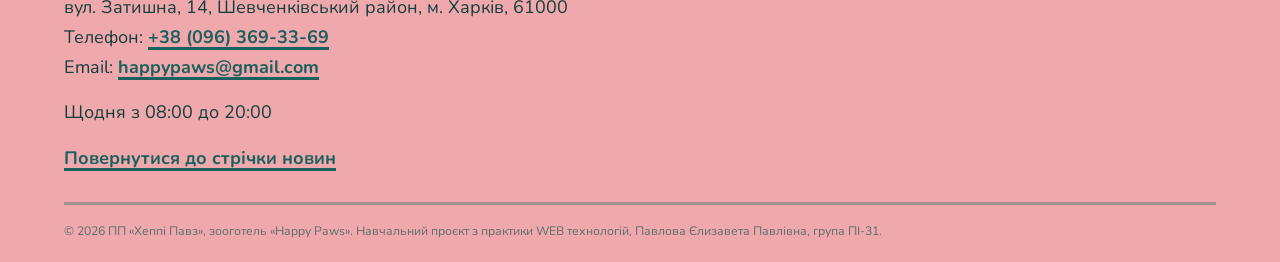
<file: news-zoopsy.html>
<!DOCTYPE html>
<html lang="uk">
<head>
  <meta charset="UTF-8">
  <meta name="viewport" content="width=device-width, initial-scale=1.0">
  <meta name="description" content="Щосуботи фахівець розбирає тривожність під час розлуки з власником.">
  <title>Безкоштовні консультації зоопсихолога у грудні — зооготель Happy Paws</title>

  <link rel="preconnect" href="https://fonts.googleapis.com">
  <link rel="preconnect" href="https://fonts.gstatic.com" crossorigin>
  <link href="https://fonts.googleapis.com/css2?family=Fredoka:wght@500;600;700;800&amp;family=Nunito:wght@400;600;700;800&amp;display=swap" rel="stylesheet">

  <link href="https://cdn.jsdelivr.net/npm/bootstrap@5.3.3/dist/css/bootstrap.min.css" rel="stylesheet">
  <link rel="stylesheet" href="css/style.css">
  <link rel="stylesheet" href="css/bootstrap-custom.css">
  <link rel="stylesheet" href="css/news.css">
</head>
<body class="news-page">

  <nav class="navbar navbar-expand-lg" id="mainNavbar">
    <div class="container">
      <a class="navbar-brand" href="index.html">
        <img src="images/logo-paws-light.png" alt="" width="242" height="256">
        <span>Happy Paws</span>
      </a>

      <button class="navbar-toggler" type="button" data-bs-toggle="collapse" data-bs-target="#mainNav"
              aria-controls="mainNav" aria-expanded="false" aria-label="Відкрити меню">
        <span class="navbar-toggler-icon"></span>
      </button>

      <div class="collapse navbar-collapse" id="mainNav">
        <ul class="navbar-nav ms-auto">
          <li class="nav-item"><a class="nav-link" href="index.html">Головна</a></li>
          <li class="nav-item"><a class="nav-link" href="index.html#services">Послуги</a></li>
          <li class="nav-item"><a class="nav-link" href="index.html#prices">Ціни</a></li>
          <li class="nav-item"><a class="nav-link active" aria-current="page" href="news.html">Новини</a></li>
          <li class="nav-item"><a class="nav-link" href="index.html#contacts">Контакти</a></li>
        </ul>
      </div>
    </div>
  </nav>

  <main class="container py-5">
    <div class="row justify-content-center">
      <div class="col-12 col-lg-8">

        <nav aria-label="Навігація сторінкою">
          <a class="back-link" href="news.html">Усі новини</a>
        </nav>

        <article class="news-article">
          <span class="badge text-bg-primary align-self-start">Події</span>
          <time class="news-date" datetime="2026-10-28">28 жовтня 2026</time>
          <h1>Безкоштовні консультації зоопсихолога у грудні</h1>
          <img src="images/news/news-3.jpg" class="article-photo" alt="Пухнастий шпіц дивиться вбік">
          <p class="lead">Щосуботи фахівець розбирає тривожність під час розлуки з власником.</p>
          <p>Консультації тривають сорок хвилин і проходять у кімнаті для знайомства. Фахівець підкаже, як підготувати улюбленця до перших заїздів і що взяти з дому, щоб тварина швидше звикла до боксу.</p>
          <p>Приходити можна і без тварини: на першій зустрічі зазвичай достатньо розмови про поведінку, режим дня та звички вдома.</p>
          <p>Зустрічі безкоштовні для всіх, хто хоча б раз заселявся в Happy Paws. Кількість місць обмежена розкладом суботи.</p>
          <p>Запис у адміністратора рецепції або за телефоном. Якщо не встигнете в грудні, ми повторимо цикл навесні.</p>
        </article>

        <nav class="article-nav" aria-label="Інші новини">
          <a class="article-prev" href="news-cat-wall.html"><span>Новіша новина</span>Настінний ігровий комплекс із біговим колесом</a>
          <a class="article-next" href="news-halloween-announce.html"><span>Старіша новина</span>Оголошуємо фотофлешмоб «Геловін у Happy Paws»</a>
        </nav>

      </div>
    </div>
  </main>

  <div class="wave wave-6" aria-hidden="true">
    <svg viewBox="0 0 1440 160" preserveAspectRatio="none" focusable="false">
      <path class="ribbon-1" d="M0,40 C240,-10 480,90 720,40 C960,-10 1200,90 1440,40 V160 H0 Z"/>
      <path class="ribbon-2" d="M0,40 C240,-10 480,90 720,40 C960,-10 1200,90 1440,40 V160 H0 Z" transform="translate(0,34)"/>
      <path class="wave-to" d="M0,40 C240,-10 480,90 720,40 C960,-10 1200,90 1440,40 V160 H0 Z" transform="translate(0,68)"/>
    </svg>
  </div>

  <footer class="site-footer">
    <div class="container footer-inner">
      <section>
        <h2>Контакти</h2>
        <address>
          Зооготель «Happy Paws» (ПП «Хеппі Павз»)<br>
          вул. Затишна, 14, Шевченківський район, м. Харків, 61000<br>
          Телефон: <a href="tel:+380963693369">+38 (096) 369-33-69</a><br>
          Email: <a href="mailto:happypaws@gmail.com">happypaws@gmail.com</a>
        </address>
        <p>Щодня з 08:00 до 20:00</p>
        <p><a href="news.html">Повернутися до стрічки новин</a></p>
      </section>
      <p class="copyright"><small>&copy; <span id="year">2026</span> ПП «Хеппі Павз», зооготель «Happy Paws». Навчальний проєкт з практики WEB технологій, Павлова Єлизавета Павлівна, група ПІ-31.</small></p>
    </div>
  </footer>

  <script src="https://cdn.jsdelivr.net/npm/bootstrap@5.3.3/dist/js/bootstrap.bundle.min.js"></script>
  <script src="https://code.jquery.com/jquery-3.7.1.min.js"></script>
  <script src="js/news.js"></script>
</body>
</html>
</file>
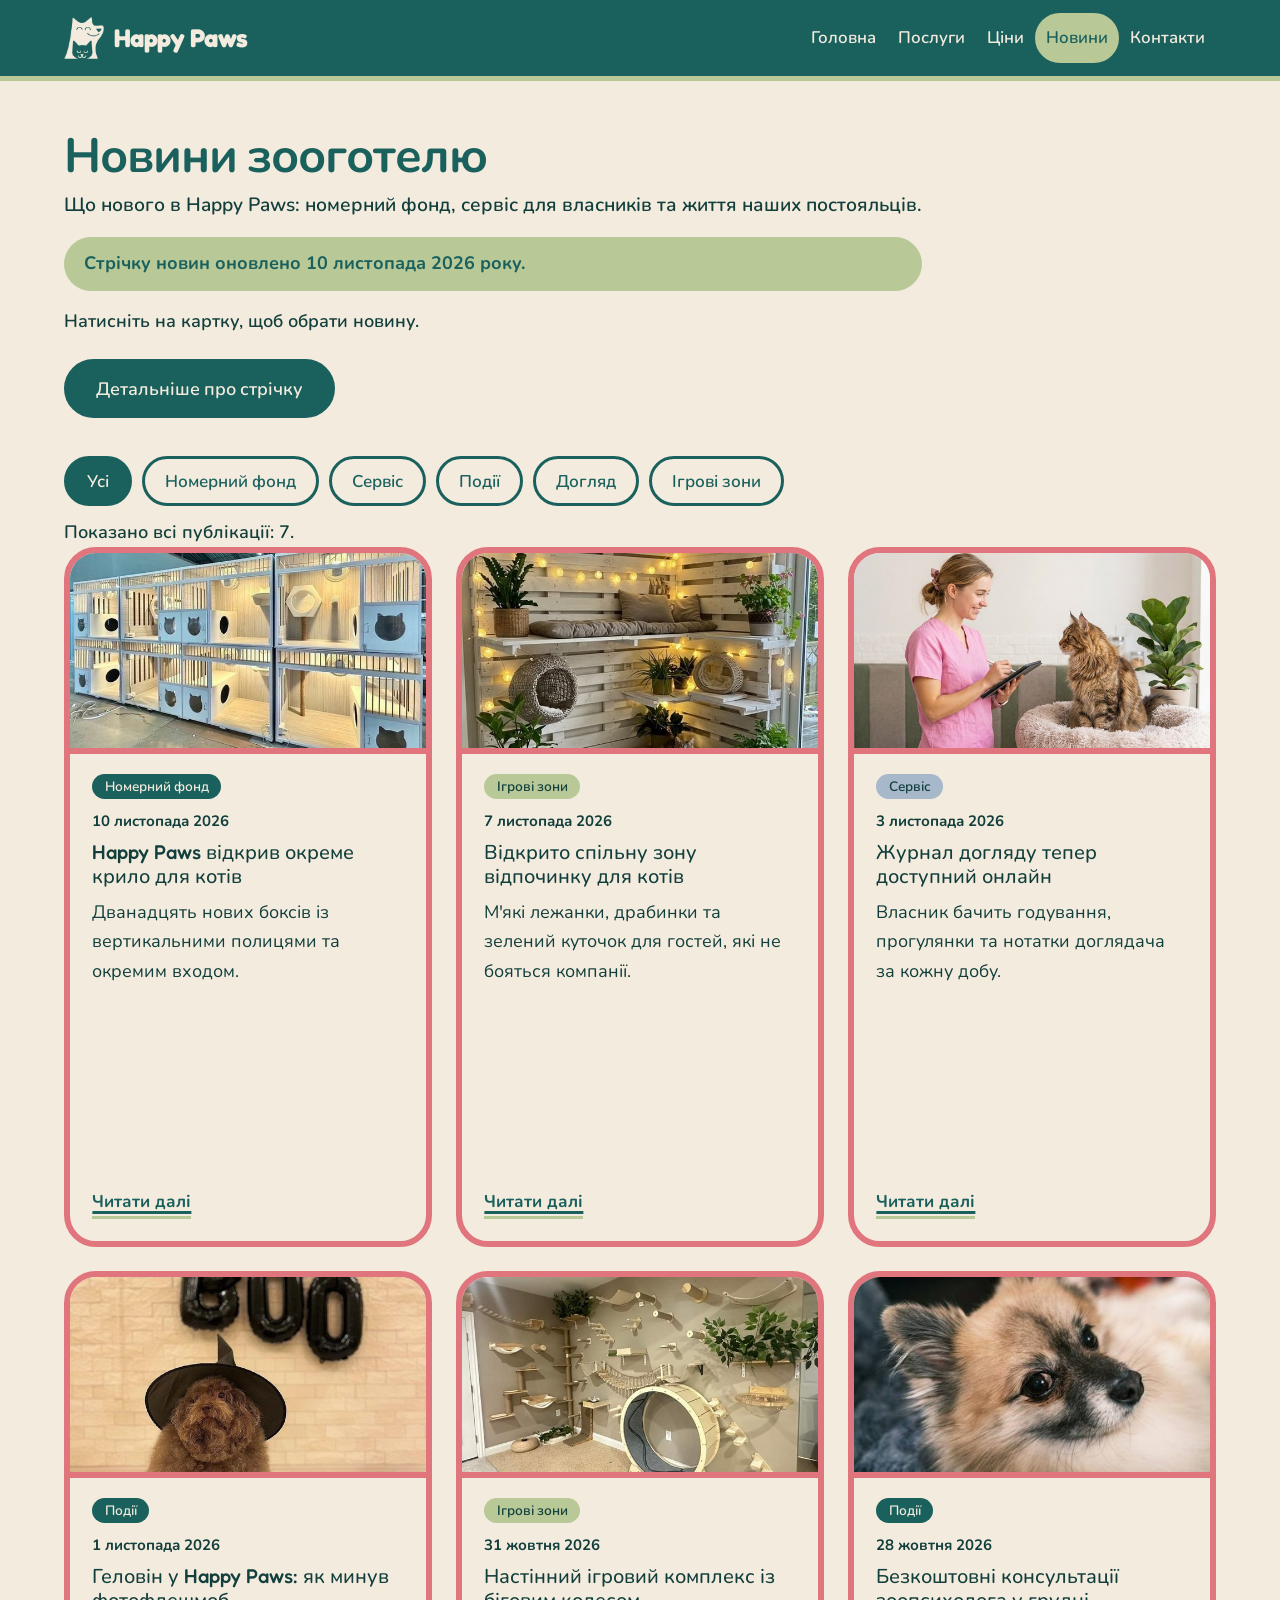
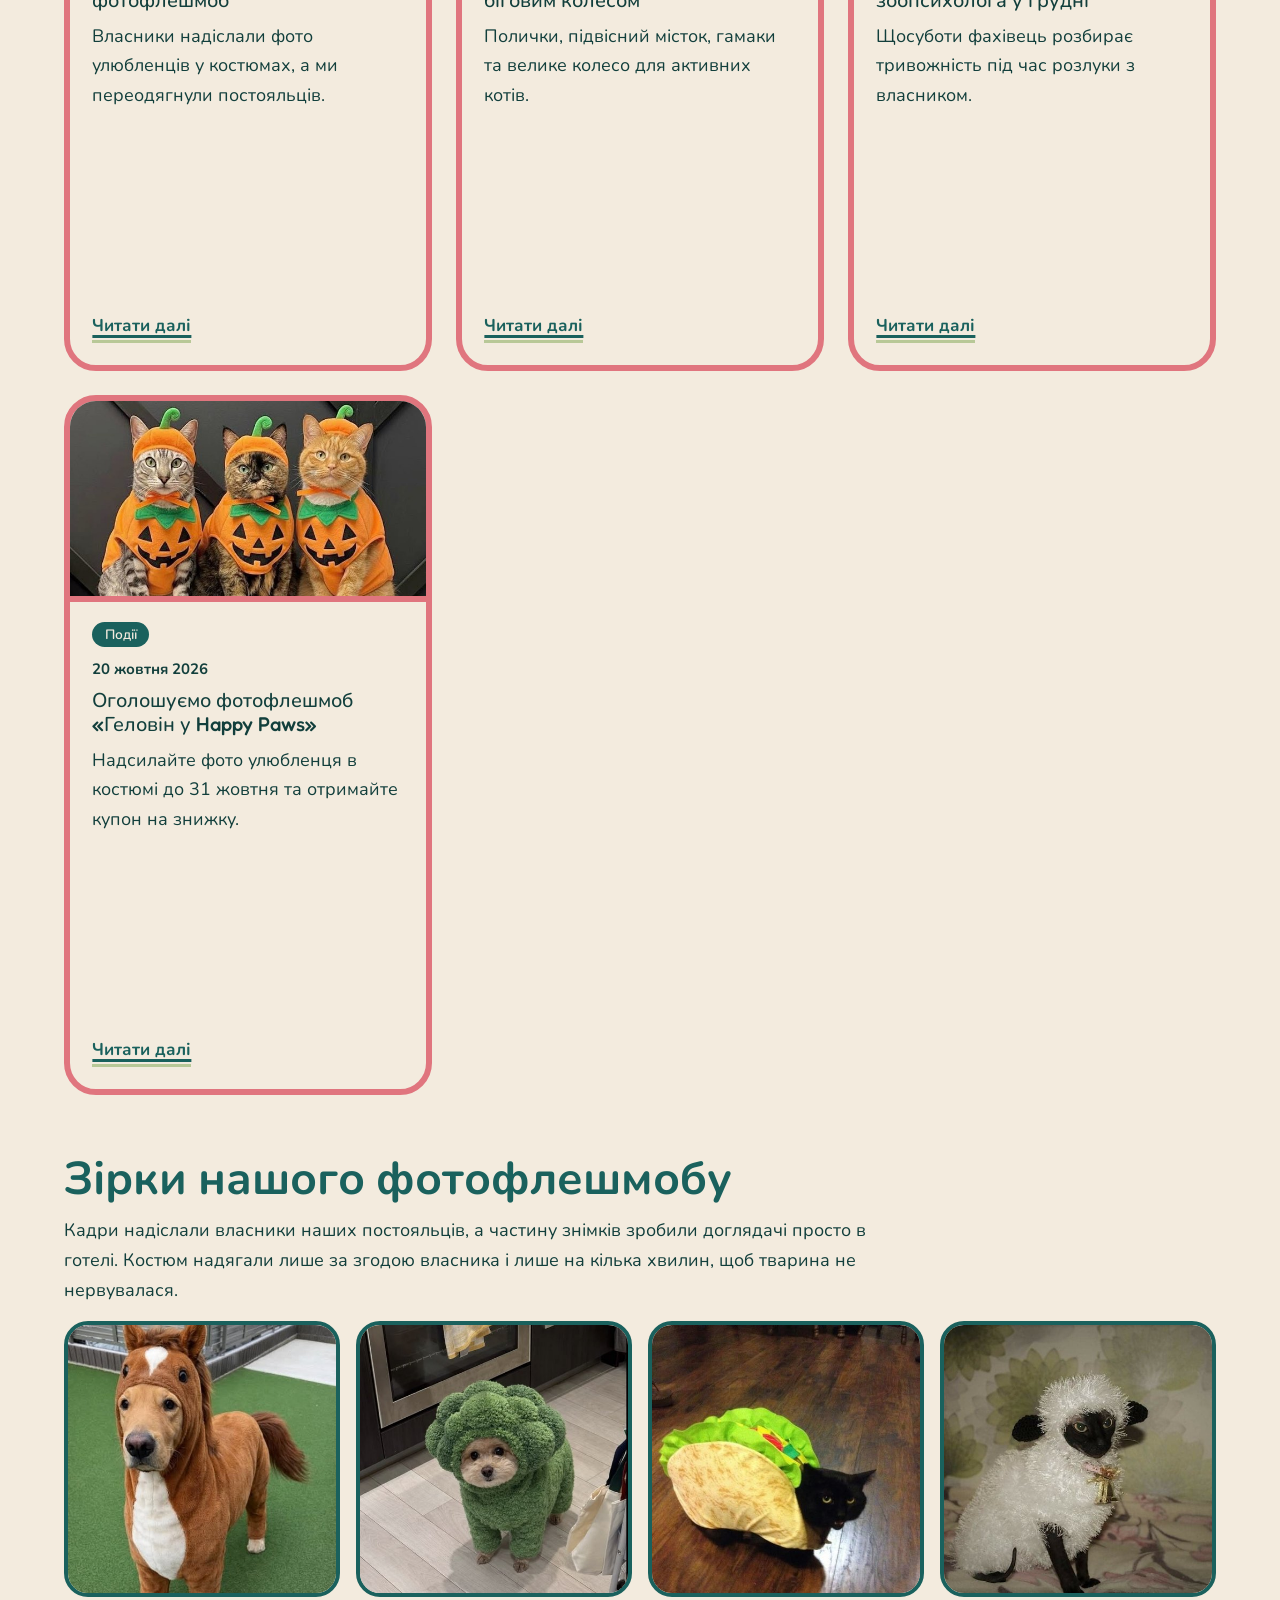
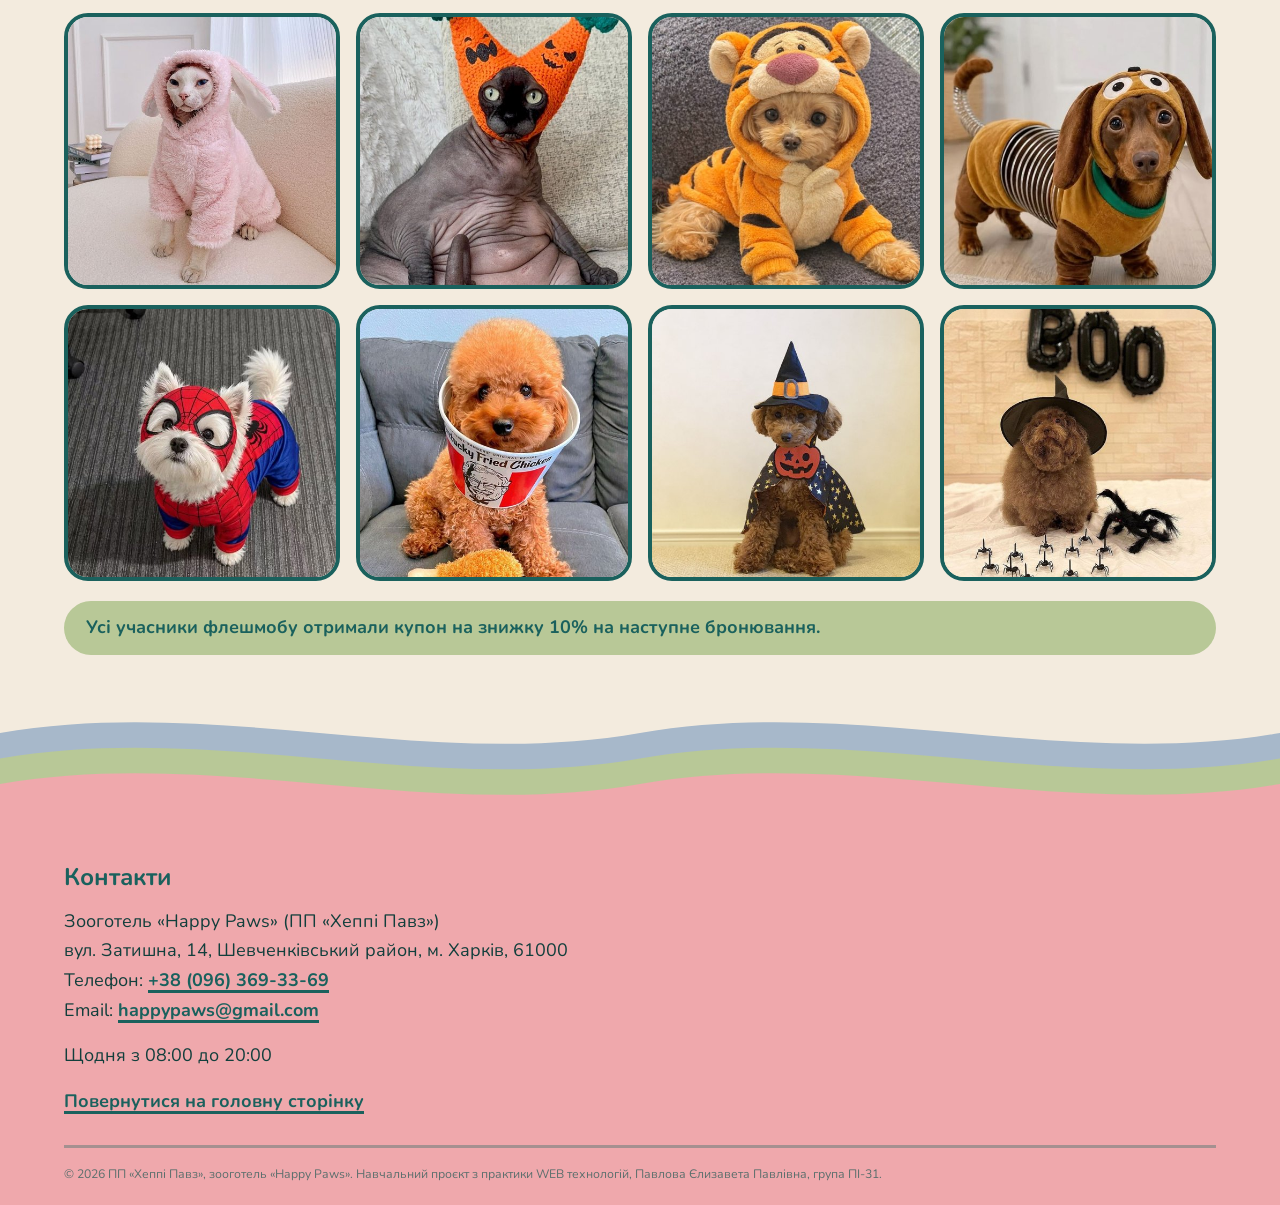
<file: news.html>
<!DOCTYPE html>
<html lang="uk">
<head>
  <meta charset="UTF-8">
  <meta name="viewport" content="width=device-width, initial-scale=1.0">
  <meta name="description" content="Новини зооготелю Happy Paws: номерний фонд, сервіс, події та догляд за тваринами.">
  <title>Новини — зооготель Happy Paws</title>

  <link rel="preconnect" href="https://fonts.googleapis.com">
  <link rel="preconnect" href="https://fonts.gstatic.com" crossorigin>
  <link href="https://fonts.googleapis.com/css2?family=Fredoka:wght@500;600;700;800&amp;family=Nunito:wght@400;600;700;800&amp;display=swap" rel="stylesheet">

  <!-- день 6-8: bootstrap з cdn перед власними стилями -->
  <link href="https://cdn.jsdelivr.net/npm/bootstrap@5.3.3/dist/css/bootstrap.min.css" rel="stylesheet">
  <link rel="stylesheet" href="css/style.css">
  <link rel="stylesheet" href="css/bootstrap-custom.css">
  <link rel="stylesheet" href="css/news.css">
</head>
<body class="news-page">

  <!-- день 6-8: компонент navbar -->
  <nav class="navbar navbar-expand-lg" id="mainNavbar">
    <div class="container">
      <a class="navbar-brand" href="index.html">
        <img src="images/logo-paws-light.png" alt="" width="242" height="256">
        <span>Happy Paws</span>
      </a>

      <button class="navbar-toggler" type="button" data-bs-toggle="collapse" data-bs-target="#mainNav"
              aria-controls="mainNav" aria-expanded="false" aria-label="Відкрити меню">
        <span class="navbar-toggler-icon"></span>
      </button>

      <div class="collapse navbar-collapse" id="mainNav">
        <ul class="navbar-nav ms-auto">
          <li class="nav-item"><a class="nav-link" href="index.html">Головна</a></li>
          <li class="nav-item"><a class="nav-link" href="index.html#services">Послуги</a></li>
          <li class="nav-item"><a class="nav-link" href="index.html#prices">Ціни</a></li>
          <li class="nav-item"><a class="nav-link active" aria-current="page" href="news.html">Новини</a></li>
          <li class="nav-item"><a class="nav-link" href="index.html#contacts">Контакти</a></li>
        </ul>
      </div>
    </div>
  </nav>

  <main class="container py-5">

    <div class="row">
      <div class="col-12 col-lg-9">
        <h1 id="pageTitle">Новини зооготелю</h1>
        <p class="lead">Що нового в Happy Paws: номерний фонд, сервіс для власників та життя наших постояльців.</p>

        <!-- день 6-8: jquery-повідомлення -->
        <p class="status-message" id="statusMessage">Стрічку новин оновлено 10 листопада 2026 року.</p>

        <p id="selectionHint" class="selection-hint">Натисніть на картку, щоб обрати новину.</p>

        <button type="button" class="btn site-btn" id="toggleInfo">Детальніше про стрічку</button>

        <div class="extra-info" id="extraInfo">
          <h2 class="h5">Як ми ведемо стрічку новин</h2>
          <p>
            Ми публікуємо новини двічі на місяць: зміни в номерному фонді, нові послуги,
            події для власників і сезонні правила догляду. Кожну публікацію готує
            адміністратор рецепції разом із доглядачами зміни.
          </p>
          <p class="mb-0">
            Хочете отримувати новини на пошту? Напишіть на
            <a href="mailto:happypaws@gmail.com">happypaws@gmail.com</a> з темою «Новини».
          </p>
        </div>
      </div>
    </div>

    <div class="row">
      <div class="col-12">
        <!-- день 6-8: фільтр категорій -->
        <div class="news-filter" role="group" aria-label="Фільтр новин за категорією">
          <button type="button" class="filter-button is-active" data-category="all">Усі</button>
          <button type="button" class="filter-button" data-category="rooms">Номерний фонд</button>
          <button type="button" class="filter-button" data-category="service">Сервіс</button>
          <button type="button" class="filter-button" data-category="events">Події</button>
          <button type="button" class="filter-button" data-category="care">Догляд</button>
          <button type="button" class="filter-button" data-category="play">Ігрові зони</button>
        </div>
        <p class="news-count" id="newsCount"></p>
      </div>
    </div>

    <!-- день 6-8: адаптивна сітка новин -->
    <div class="row g-4" id="newsGrid">

      <!-- день 6-8: картка новини з badge -->
      <div class="col-12 col-md-6 col-lg-4 news-item" data-category="rooms">
        <article class="card h-100 news-card">
          <img src="images/news/news-1.jpg" class="card-img-top" alt="Модульні бокси для котів із дерев'яними полицями та окремими дверцятами">
          <div class="card-body d-flex flex-column">
            <span class="badge text-bg-primary align-self-start">Номерний фонд</span>
            <time class="news-date" datetime="2026-11-10">10 листопада 2026</time>
            <h2 class="h5 card-title">Happy Paws відкрив окреме крило для котів</h2>
            <p class="card-text">Дванадцять нових боксів із вертикальними полицями та окремим входом.</p>
            <p class="news-full">
              Котяче крило повністю відокремлене від собачого, тому тварини не чують одна одну і заселення проходить спокійніше. У кожному боксі є полиці для лазіння, окреме місце для лотка та миска з проточною водою.
              <a class="article-link" href="news-cat-wing.html">Повна новина</a>
            </p>
            <a class="read-more mt-auto" href="#">Читати далі</a>
          </div>
        </article>
      </div>

      <div class="col-12 col-md-6 col-lg-4 news-item" data-category="play">
        <article class="card h-100 news-card">
          <img src="images/news/news-5.jpg" class="card-img-top" alt="Світла зона відпочинку з лежанками, кімнатними рослинами та гірляндою, на полицях сидять коти">
          <div class="card-body d-flex flex-column">
            <span class="badge text-bg-success align-self-start">Ігрові зони</span>
            <time class="news-date" datetime="2026-11-07">7 листопада 2026</time>
            <h2 class="h5 card-title">Відкрито спільну зону відпочинку для котів</h2>
            <p class="card-text">М'які лежанки, драбинки та зелений куточок для гостей, які не бояться компанії.</p>
            <p class="news-full">
              Зона працює за розкладом: коти заходять туди невеликими групами по чотири-п'ять тварин і завжди під наглядом доглядача. Для тих, хто любить самоту, залишаються індивідуальні бокси та окремі години відпочинку.
              <a class="article-link" href="news-cat-lounge.html">Повна новина</a>
            </p>
            <a class="read-more mt-auto" href="#">Читати далі</a>
          </div>
        </article>
      </div>

      <div class="col-12 col-md-6 col-lg-4 news-item" data-category="service">
        <article class="card h-100 news-card">
          <img src="images/news/news-2.jpg" class="card-img-top" alt="Чорний лабрадор отримує частування з рук власника">
          <div class="card-body d-flex flex-column">
            <span class="badge text-bg-info align-self-start">Сервіс</span>
            <time class="news-date" datetime="2026-11-03">3 листопада 2026</time>
            <h2 class="h5 card-title">Журнал догляду тепер доступний онлайн</h2>
            <p class="card-text">Власник бачить годування, прогулянки та нотатки доглядача за кожну добу.</p>
            <p class="news-full">
              Під час заселення адміністратор видає посилання на журнал конкретної тварини. Доглядач заповнює його протягом зміни, тому записи з'являються майже одразу. Посилання перестає працювати через тиждень після виїзду.
              <a class="article-link" href="news-care-log.html">Повна новина</a>
            </p>
            <a class="read-more mt-auto" href="#">Читати далі</a>
          </div>
        </article>
      </div>

      <div class="col-12 col-md-6 col-lg-4 news-item" data-category="events">
        <article class="card h-100 news-card">
          <img src="images/news/news-8.jpg" class="card-img-top" alt="Пудель у капелюсі відьми на тлі кульок із написом BOO">
          <div class="card-body d-flex flex-column">
            <span class="badge text-bg-primary align-self-start">Події</span>
            <time class="news-date" datetime="2026-11-01">1 листопада 2026</time>
            <h2 class="h5 card-title">Геловін у Happy Paws: як минув фотофлешмоб</h2>
            <p class="card-text">Власники надіслали фото улюбленців у костюмах, а ми переодягнули постояльців.</p>
            <p class="news-full">
              Ми підтримали традицію і в самому готелі: з письмової згоди власників доглядач одягав костюм лише на кілька хвилин для зйомки, а тваринам, які цього не любили, костюм не вдягали взагалі. Усі учасники отримали купон на знижку 10% на наступне бронювання. Фотографії зібрані в галереї нижче.
              <a class="article-link" href="news-halloween-results.html">Повна новина</a>
            </p>
            <a class="read-more mt-auto" href="#">Читати далі</a>
          </div>
        </article>
      </div>

      <div class="col-12 col-md-6 col-lg-4 news-item" data-category="play">
        <article class="card h-100 news-card">
          <img src="images/news/news-6.jpg" class="card-img-top" alt="Стіна з поличками, підвісним містком, гамаками та великим біговим колесом для котів">
          <div class="card-body d-flex flex-column">
            <span class="badge text-bg-success align-self-start">Ігрові зони</span>
            <time class="news-date" datetime="2026-10-31">31 жовтня 2026</time>
            <h2 class="h5 card-title">Настінний ігровий комплекс із біговим колесом</h2>
            <p class="card-text">Полички, підвісний місток, гамаки та велике колесо для активних котів.</p>
            <p class="news-full">
              Комплекс займає цілу стіну ігрової кімнати: кіт може піднятися під стелю, перейти підвісним містком і розім'ятися в біговому колесі. Доглядач стежить за часом на колесі, щоб тварина не перевтомилася.
              <a class="article-link" href="news-cat-wall.html">Повна новина</a>
            </p>
            <a class="read-more mt-auto" href="#">Читати далі</a>
          </div>
        </article>
      </div>

      <div class="col-12 col-md-6 col-lg-4 news-item" data-category="events">
        <article class="card h-100 news-card">
          <img src="images/news/news-3.jpg" class="card-img-top" alt="Пухнастий шпіц дивиться вбік">
          <div class="card-body d-flex flex-column">
            <span class="badge text-bg-primary align-self-start">Події</span>
            <time class="news-date" datetime="2026-10-28">28 жовтня 2026</time>
            <h2 class="h5 card-title">Безкоштовні консультації зоопсихолога у грудні</h2>
            <p class="card-text">Щосуботи фахівець розбирає тривожність під час розлуки з власником.</p>
            <p class="news-full">
              Консультації тривають сорок хвилин і проходять у кімнаті для знайомства. Фахівець підкаже, як підготувати улюбленця до перших заїздів і що взяти з дому, щоб тварина швидше звикла до боксу. Запис у адміністратора рецепції.
              <a class="article-link" href="news-zoopsy.html">Повна новина</a>
            </p>
            <a class="read-more mt-auto" href="#">Читати далі</a>
          </div>
        </article>
      </div>

      <div class="col-12 col-md-6 col-lg-4 news-item" data-category="events">
        <article class="card h-100 news-card">
          <img src="images/news/news-7.jpg" class="card-img-top" alt="Три коти в помаранчевих костюмах гарбуза сидять поруч">
          <div class="card-body d-flex flex-column">
            <span class="badge text-bg-primary align-self-start">Події</span>
            <time class="news-date" datetime="2026-10-20">20 жовтня 2026</time>
            <h2 class="h5 card-title">Оголошуємо фотофлешмоб «Геловін у Happy Paws»</h2>
            <p class="card-text">Надсилайте фото улюбленця в костюмі до 31 жовтня та отримайте купон на знижку.</p>
            <p class="news-full">
              Фото надсилайте на пошту готелю або показуйте адміністратору рецепції. Якщо тварина саме гостює в нас, ми можемо вбрати її самі: костюм надягаємо лише за згодою власника, на кілька хвилин і під наглядом доглядача. Усі учасники отримають купон на знижку, а найкращі кадри покажемо в стрічці новин.
              <a class="article-link" href="news-halloween-announce.html">Повна новина</a>
            </p>
            <a class="read-more mt-auto" href="#">Читати далі</a>
          </div>
        </article>
      </div>

    </div>

    <!-- день 6-8: галерея на сітці bootstrap -->
    <section id="halloween" class="halloween">
      <div class="row">
        <div class="col-12 col-lg-9">
          <h2>Зірки нашого фотофлешмобу</h2>
          <p>
            Кадри надіслали власники наших постояльців, а частину знімків
            зробили доглядачі просто в готелі. Костюм надягали лише за згодою власника
            і лише на кілька хвилин, щоб тварина не нервувалася.
          </p>
        </div>
      </div>

      <div class="row g-3">
        <div class="col-6 col-md-4 col-lg-3">
          <img class="hw-photo" src="images/halloween/hw-1.jpg" alt="Золотистий ретривер у костюмі поні" loading="lazy">
        </div>
        <div class="col-6 col-md-4 col-lg-3">
          <img class="hw-photo" src="images/halloween/hw-2.jpg" alt="Пудель у костюмі броколі" loading="lazy">
        </div>
        <div class="col-6 col-md-4 col-lg-3">
          <img class="hw-photo" src="images/halloween/hw-3.jpg" alt="Чорний кіт у костюмі тако" loading="lazy">
        </div>
        <div class="col-6 col-md-4 col-lg-3">
          <img class="hw-photo" src="images/halloween/hw-4.jpg" alt="Сіамський кіт у в'язаному костюмі ягняти" loading="lazy">
        </div>
        <div class="col-6 col-md-4 col-lg-3">
          <img class="hw-photo" src="images/halloween/hw-5.jpg" alt="Сфінкс у рожевому костюмі зайчика" loading="lazy">
        </div>
        <div class="col-6 col-md-4 col-lg-3">
          <img class="hw-photo" src="images/halloween/hw-6.jpg" alt="Сфінкс у в'язаній шапці-гарбузі" loading="lazy">
        </div>
        <div class="col-6 col-md-4 col-lg-3">
          <img class="hw-photo" src="images/halloween/hw-7.jpg" alt="Цуценя пуделя в костюмі тигреняти" loading="lazy">
        </div>
        <div class="col-6 col-md-4 col-lg-3">
          <img class="hw-photo" src="images/halloween/hw-8.jpg" alt="Такса в костюмі собачки-пружинки" loading="lazy">
        </div>
        <div class="col-6 col-md-4 col-lg-3">
          <img class="hw-photo" src="images/halloween/hw-9.jpg" alt="Вест-гайленд-тер'єр у костюмі супергероя" loading="lazy">
        </div>
        <div class="col-6 col-md-4 col-lg-3">
          <img class="hw-photo" src="images/halloween/hw-10.jpg" alt="Пудель із паперовим відерцем на шиї та іграшковою куркою" loading="lazy">
        </div>
        <div class="col-6 col-md-4 col-lg-3">
          <img class="hw-photo" src="images/halloween/hw-11.jpg" alt="Пудель у капелюсі відьми з накидкою та гарбузом" loading="lazy">
        </div>
        <div class="col-6 col-md-4 col-lg-3">
          <img class="hw-photo" src="images/halloween/hw-12.jpg" alt="Пудель у капелюсі відьми на тлі кульок із написом BOO" loading="lazy">
        </div>
      </div>

      <p class="hw-note">Усі учасники флешмобу отримали купон на знижку 10% на наступне бронювання.</p>
    </section>


  </main>

  <div class="wave wave-6" aria-hidden="true">
    <svg viewBox="0 0 1440 160" preserveAspectRatio="none" focusable="false">
      <path class="ribbon-1" d="M0,40 C240,-10 480,90 720,40 C960,-10 1200,90 1440,40 V160 H0 Z"/>
      <path class="ribbon-2" d="M0,40 C240,-10 480,90 720,40 C960,-10 1200,90 1440,40 V160 H0 Z" transform="translate(0,34)"/>
      <path class="wave-to" d="M0,40 C240,-10 480,90 720,40 C960,-10 1200,90 1440,40 V160 H0 Z" transform="translate(0,68)"/>
    </svg>
  </div>

  <footer class="site-footer">
    <div class="container footer-inner">
      <section id="contacts">
        <h2>Контакти</h2>
        <address>
          Зооготель «Happy Paws» (ПП «Хеппі Павз»)<br>
          вул. Затишна, 14, Шевченківський район, м. Харків, 61000<br>
          Телефон: <a href="tel:+380963693369">+38 (096) 369-33-69</a><br>
          Email: <a href="mailto:happypaws@gmail.com">happypaws@gmail.com</a>
        </address>
        <p>Щодня з 08:00 до 20:00</p>
        <p><a href="index.html">Повернутися на головну сторінку</a></p>
      </section>
      <p class="copyright"><small>&copy; <span id="year">2026</span> ПП «Хеппі Павз», зооготель «Happy Paws». Навчальний проєкт з практики WEB технологій, Павлова Єлизавета Павлівна, група ПІ-31.</small></p>
    </div>
  </footer>

  <!-- день 6-8: скрипти в кінці body -->
  <script src="https://cdn.jsdelivr.net/npm/bootstrap@5.3.3/dist/js/bootstrap.bundle.min.js"></script>
  <script src="https://code.jquery.com/jquery-3.7.1.min.js"></script>
  <script src="js/news.js"></script>
  <script src="js/jquery-effects.js"></script>
</body>
</html>
</file>
<file: css/style.css>
/* happy paws */
/* день 2-3: оформлення, flexbox, grid, медіа-запити */

/* база */
* {
  box-sizing: border-box;
}

:root {
  --pink: #EFA8AC;
  --pink-deep: #E0757E;
  --lace: #F3EBDE;
  --teal: #1A615D;
  --powder: #A7B8CA;
  --sage: #B8C897;
  --ink: #123F3C;
  --font-head: "Fredoka", "Nunito", "Trebuchet MS", sans-serif;
  --font-body: "Nunito", "Segoe UI", Arial, sans-serif;
}

html {
  scroll-behavior: smooth;
}

body {
  margin: 0;
  font-family: var(--font-body);
  font-size: 18px;
  line-height: 1.65;
  color: var(--ink);
  background-color: var(--pink);
}

h1,
h2,
h3 {
  font-family: var(--font-head);
  color: var(--teal);
  line-height: 1.15;
  margin: 0 0 16px;
}

h1 {
  font-size: 66px;
  font-weight: 700;
  line-height: 1.05;
  letter-spacing: -1px;
  margin-bottom: 10px;
}

h2 {
  font-size: 46px;
  font-weight: 700;
}

h3 {
  font-size: 26px;
  font-weight: 600;
}

p {
  margin: 0 0 16px;
}

a {
  color: var(--teal);
  font-weight: 700;
  text-decoration-thickness: 3px;
  text-underline-offset: 4px;
}

a:hover {
  text-decoration-color: var(--pink);
}

img {
  max-width: 100%;
  height: auto;
}

ul,
ol {
  margin: 0 0 16px;
  padding-left: 24px;
}

.visually-hidden {
  position: absolute;
  width: 1px;
  height: 1px;
  margin: -1px;
  padding: 0;
  overflow: hidden;
  clip: rect(0, 0, 0, 0);
  border: 0;
}

/* контейнер */
.container {
  max-width: 1200px;
  margin: 0 auto;
  padding: 0 24px;
}

.section {
  padding: 56px 0 72px;
}

.section-pink {
  background-color: var(--pink);
}

.section-cream {
  background-color: var(--lace);
}

.section-teal {
  background-color: var(--teal);
}

.section-teal h2,
.section-teal h3,
.section-teal p {
  color: var(--lace);
}

/* хвилі */
.wave-p2p {
  position: relative;
  z-index: 2;
}

.wave {
  line-height: 0;
  background-color: var(--from);
}

.wave svg {
  display: block;
  width: 100%;
  height: 120px;
}

.ribbon-1 {
  fill: var(--r1);
}

.ribbon-2 {
  fill: var(--r2);
}

.wave-to {
  fill: var(--to);
}

.wave-1 {
  --from: var(--pink);
  --r1: var(--powder);
  --r2: var(--sage);
  --to: var(--lace);
}

.wave-2 {
  --from: var(--lace);
  --r1: var(--sage);
  --r2: var(--powder);
  --to: var(--pink);
}

.wave-3 {
  --from: var(--pink);
  --r1: var(--powder);
  --r2: var(--sage);
  --to: var(--lace);
}

.wave-4 {
  --from: var(--lace);
  --r1: var(--sage);
  --r2: var(--powder);
  --to: var(--teal);
}

.wave-5 {
  --from: var(--teal);
  --r1: var(--powder);
  --r2: var(--sage);
  --to: var(--pink);
}

.wave-p2p {
  --from: var(--pink);
  --r1: var(--powder);
  --r2: var(--sage);
  --to: var(--pink);
}

.wave-p2l {
  --from: var(--pink);
  --r1: var(--powder);
  --r2: var(--sage);
  --to: var(--lace);
}

.wave-l2p {
  --from: var(--lace);
  --r1: var(--sage);
  --r2: var(--powder);
  --to: var(--pink);
}

.wave-l2p svg {
  transform: scaleX(-1);
}

.wave-head {
  --from: #F6CDD0;
  --r1: var(--sage);
  --r2: var(--powder);
  --to: var(--pink);
}

.wave-head svg {
  height: 60px;
}

.wave-2 svg,
.wave-4 svg {
  transform: scaleX(-1);
}

/* кнопки */
.btn {
  display: inline-block;
  margin: 6px 10px 6px 0;
  padding: 13px 32px;
  font-family: var(--font-head);
  font-size: 20px;
  font-weight: 600;
  text-decoration: none;
  color: var(--lace);
  background-color: var(--teal);
  border: 4px solid var(--teal);
  border-radius: 999px;
}

.btn:hover {
  color: var(--teal);
  background-color: var(--lace);
}

.btn-outline {
  color: var(--teal);
  background-color: transparent;
  border-width: 3px;
  font-weight: 700;
}

.btn-outline:hover {
  color: var(--lace);
  background-color: var(--teal);
}

/* шапка */
.site-header {
  background-color: #F6CDD0;
}

.header-inner {
  display: flex;
  justify-content: space-between;
  align-items: center;
  gap: 16px;
  padding-top: 8px;
  padding-bottom: 8px;
}

.logo {
  display: flex;
  align-items: center;
  gap: 10px;
  text-decoration: none;
}

.logo img {
  display: block;
  width: auto;
  height: 46px;
}

.logo-text {
  font-family: var(--font-head);
  font-size: 30px;
  font-weight: 700;
  letter-spacing: -0.5px;
  color: var(--teal);
}

.nav-list {
  display: flex;
  align-items: center;
  gap: 4px;
  margin: 0;
  padding: 0;
  list-style: none;
}

.main-nav a {
  display: block;
  padding: 8px 14px;
  font-family: var(--font-head);
  font-size: 18px;
  font-weight: 600;
  text-decoration: none;
  color: var(--teal);
  border: 3px solid transparent;
  border-radius: 999px;
}

.main-nav a:hover {
  background-color: var(--lace);
  border-color: var(--teal);
}

/* hero */
.hero {
  padding: 0 0 28px;
  background-color: var(--pink);
  background-image: url("../images/paw-pattern.svg");
  background-size: 260px 260px;
}

.hero-inner {
  display: flex;
  align-items: center;
  justify-content: space-between;
  gap: 24px;
}

.hero-text {
  flex: 0 1 36%;
}

.hero-lead {
  margin-bottom: 10px;
  font-family: var(--font-head);
  font-size: 27px;
  font-weight: 600;
  line-height: 1.25;
  color: var(--teal);
}

.hero-text p {
  max-width: 460px;
  font-size: 18px;
  line-height: 1.5;
  color: #2F4F4C;
}

.hero-picture {
  position: relative;
  flex: 1 1 64%;
}

.hero-picture img {
  display: block;
  width: 100%;
  height: auto;
}

/* про нас */
.about-layout {
  display: grid;
  grid-template-columns: 1.35fr 1fr;
  align-items: center;
  gap: 32px;
}

#about {
  padding: 24px 0 32px;
}

.about-picture {
  margin-left: -70px;
}

.about-text h2 {
  margin-bottom: 14px;
}

.about-picture img {
  display: block;
  width: 100%;
  height: auto;
}

.about-lead {
  font-family: var(--font-head);
  font-size: 23px;
  font-weight: 600;
  line-height: 1.35;
  color: var(--teal);
}

.about-text p {
  margin-bottom: 14px;
  line-height: 1.7;
}

.about-text p:last-of-type {
  margin-bottom: 0;
}

.about-text h3 {
  margin-top: 40px;
  margin-bottom: 18px;
}

.check-list {
  margin-bottom: 0;
  padding-left: 0;
  list-style: none;
}

.check-list li {
  position: relative;
  margin-bottom: 9px;
  padding: 2px 0 2px 40px;
  font-weight: 600;
  line-height: 1.45;
}

.check-list li::before {
  content: "\2713";
  position: absolute;
  top: 1px;
  left: 0;
  width: 26px;
  height: 26px;
  font-size: 15px;
  font-weight: 800;
  line-height: 26px;
  text-align: center;
  color: var(--lace);
  background-color: var(--teal);
  border-radius: 50%;
}

/* картки */
.cards {
  display: grid;
  grid-template-columns: repeat(3, 1fr);
  gap: 28px;
}

.service-card {
  padding: 28px 28px 24px;
  background-color: var(--lace);
  border: 4px solid var(--teal);
  border-radius: 36px;
}

.service-card:hover {
  background-color: var(--sage);
}

.service-card-main {
  background-color: var(--sage);
}

.service-card-main:hover {
  background-color: var(--lace);
}

.service-mark {
  display: inline-block;
  margin: 0 0 12px;
  padding: 5px 16px;
  font-family: var(--font-head);
  font-size: 14px;
  font-weight: 700;
  letter-spacing: 0.5px;
  text-transform: uppercase;
  color: var(--lace);
  background-color: var(--teal);
  border-radius: 999px;
}

.service-icon {
  display: block;
  width: 84px;
  height: 84px;
  margin-bottom: 12px;
}

.service-card p {
  margin-bottom: 0;
}

/* ціни */
.section-lead {
  max-width: 640px;
  margin: -6px 0 28px;
  font-size: 19px;
  color: #2F4F4C;
}

.price-table-wrap {
  max-width: 760px;
  overflow: hidden;
  border-radius: 20px;
  box-shadow: 0 8px 24px rgba(18, 63, 60, 0.08);
}

.price-table {
  width: 100%;
  border-collapse: collapse;
  background-color: #FBF7F0;
}

.price-table thead th {
  padding: 18px 24px;
  font-family: var(--font-head);
  font-size: 19px;
  font-weight: 700;
  text-align: left;
  color: var(--lace);
  background-color: var(--teal);
}

.price-table thead th:last-child {
  text-align: right;
}

.price-table tbody th {
  display: flex;
  align-items: center;
  gap: 14px;
  padding: 20px 24px;
  font-family: var(--font-head);
  font-size: 19px;
  font-weight: 600;
  text-align: left;
  color: var(--teal);
}

.price-name {
  display: block;
}

.price-name span {
  display: block;
  margin-top: 2px;
  font-family: var(--font-body);
  font-size: 15px;
  font-weight: 600;
  line-height: 1.35;
  color: #5C6F6D;
}

.price-table tbody td {
  padding: 20px 24px;
  text-align: right;
  vertical-align: middle;
}

.price-table tbody tr + tr {
  border-top: 1px solid rgba(26, 97, 93, 0.14);
}

.price-row-main {
  background-color: rgba(184, 200, 151, 0.42);
}

.price-value {
  font-family: var(--font-head);
  font-size: 26px;
  font-weight: 700;
  line-height: 1.15;
  white-space: nowrap;
  color: var(--teal);
}

.price-icon {
  flex: none;
  width: 40px;
  height: 40px;
}

.price-note {
  margin: 18px 0 0;
  font-size: 15px;
  color: #5C6F6D;
}

/* бронювання */
.booking-layout {
  display: flex;
  align-items: flex-start;
  gap: 48px;
}

.booking-main {
  flex: 2 1 0;
}

.steps {
  padding-left: 0;
  list-style: none;
  counter-reset: step;
}

.steps li {
  position: relative;
  margin-bottom: 14px;
  padding: 14px 24px 14px 84px;
  font-weight: 600;
  color: var(--ink);
  counter-increment: step;
  background-color: var(--lace);
  border-radius: 999px;
}

.steps li::before {
  content: counter(step);
  position: absolute;
  top: 50%;
  left: 10px;
  width: 58px;
  height: 58px;
  margin-top: -29px;
  font-family: var(--font-head);
  font-size: 26px;
  font-weight: 700;
  line-height: 58px;
  text-align: center;
  color: var(--teal);
  background-image: url("../images/scallop-sage.svg");
  background-repeat: no-repeat;
  background-size: 100% 100%;
}

.info-box {
  flex: 1 1 0;
  padding: 32px 28px;
  background-color: var(--pink);
  border-radius: 36px;
}

.section-teal .info-box h2,
.section-teal .info-box h3 {
  color: var(--teal);
}

.section-teal .info-box p,
.section-teal .info-box li {
  color: var(--ink);
}

.info-box h2 {
  font-size: 32px;
}

/* підвал */
.site-footer {
  padding: 40px 0 20px;
  background-color: var(--pink);
}

.footer-grid {
  display: grid;
  grid-template-columns: 1.1fr 1.3fr 0.8fr;
  gap: 40px;
  align-items: start;
}

.footer-brand img {
  display: block;
  width: auto;
  height: 64px;
}

.footer-name {
  margin: 12px 0 6px;
  font-family: var(--font-head);
  font-size: 28px;
  font-weight: 700;
  letter-spacing: -0.5px;
  color: var(--teal);
}

.footer-slogan {
  margin: 0;
  max-width: 280px;
}

.site-footer h2 {
  margin-bottom: 16px;
  font-size: 24px;
}

.footer-line {
  display: flex;
  align-items: flex-start;
  gap: 10px;
  margin: 0 0 10px;
}

.footer-icon {
  flex: none;
  width: 22px;
  height: 22px;
  margin-top: 2px;
  fill: var(--teal);
}

.footer-nav ul {
  margin: 0;
  padding: 0;
  list-style: none;
}

.footer-nav li {
  margin-bottom: 8px;
}

.footer-nav a {
  font-weight: 600;
}

address {
  margin-bottom: 16px;
  font-style: normal;
}

.copyright {
  margin: 28px 0 0;
  padding-top: 14px;
  font-size: 14px;
  color: #5C6F6D;
  border-top: 3px solid rgba(26, 97, 93, 0.35);
}


/* випадаюче меню */
.dropdown {
  position: relative;
}

.dropdown-toggle {
  padding: 10px 16px;
  font-family: var(--font-head);
  font-size: 19px;
  font-weight: 600;
  color: var(--teal);
  background-color: transparent;
  border: 3px solid transparent;
  border-radius: 999px;
  cursor: pointer;
}

.dropdown-toggle:hover {
  background-color: var(--lace);
  border-color: var(--teal);
}

.dropdown-arrow {
  display: inline-block;
  transition: transform 0.25s ease;
}

.dropdown-toggle[aria-expanded="true"] .dropdown-arrow {
  transform: rotate(180deg);
}

.dropdown-menu {
  position: absolute;
  top: calc(100% + 8px);
  left: 0;
  z-index: 20;
  min-width: 240px;
  margin: 0;
  padding: 10px;
  list-style: none;
  visibility: hidden;
  opacity: 0;
  transform: translateY(-10px);
  transition: opacity 0.25s ease, transform 0.25s ease, visibility 0.25s;
  background-color: var(--lace);
  border: 4px solid var(--teal);
  border-radius: 24px;
}

.dropdown-menu.active {
  visibility: visible;
  opacity: 1;
  transform: translateY(0);
}

.dropdown-menu a {
  padding: 8px 14px;
  font-size: 17px;
  border-radius: 999px;
}

.dropdown-menu a:hover {
  color: var(--lace);
  background-color: var(--teal);
  border-color: var(--teal);
}

/* переваги */
.benefits {
  display: grid;
  gap: 28px;
}

.benefit {
  display: grid;
  grid-template-columns: 320px 1fr;
  align-items: stretch;
  gap: 28px;
  min-height: 252px;
  padding: 20px;
  background-color: var(--pink);
  border: 4px solid var(--teal);
  border-radius: 36px;
}

.benefit:nth-child(even) {
  background-color: var(--sage);
}

.benefit-photo {
  display: block;
  width: 100%;
  height: 100%;
  min-height: 220px;
  object-fit: cover;
  background-color: var(--powder);
  border-radius: 28px;
}

.benefit-text {
  align-self: center;
}

.benefit-text p {
  margin-bottom: 12px;
}

.benefit-text p:last-child {
  margin-bottom: 0;
}

/* щасливі хвостики */
.section-tight {
  padding-top: 0;
}

.gallery {
  display: grid;
  grid-template-columns: repeat(3, 1fr);
  gap: 24px;
}

.guest-card {
  margin: 0;
  overflow: hidden;
  background-color: var(--lace);
  border: 4px solid var(--teal);
  border-radius: 32px;
}

.guest-photo {
  display: block;
  width: 100%;
  height: 300px;
  object-fit: cover;
  background-color: var(--powder);
}

.guest-photo.pos-top {
  object-position: center top;
}

.guest-card figcaption {
  margin: 0;
  padding: 12px 10px;
  font-family: var(--font-head);
  font-size: 20px;
  font-style: normal;
  font-weight: 600;
  text-align: center;
  color: var(--teal);
}

/* відгуки */
.reviews-intro {
  display: flex;
  align-items: center;
  justify-content: center;
  gap: 18px;
  margin-bottom: 32px;
}

.reviews-intro h2 {
  margin: 0;
}

.hint-arrow {
  display: block;
  width: 110px;
  height: auto;
}

.reviews {
  display: grid;
  grid-template-columns: repeat(3, 1fr);
  gap: 28px;
}

.review {
  display: flex;
  flex-direction: column;
  justify-content: space-between;
  padding: 28px 26px;
  background-color: var(--lace);
  border: 4px solid var(--teal);
  border-radius: 32px;
}

.review blockquote {
  margin: 0 0 16px;
}

.review blockquote p {
  margin: 0;
  font-size: 19px;
  line-height: 1.7;
}

.review:nth-child(3n+2) {
  background-color: var(--sage);
}

.review:nth-child(3n+2) .review-author {
  color: var(--teal);
}

.review:nth-child(3n) blockquote p {
  font-size: 20px;
  font-weight: 600;
}

.review-author {
  margin: 0;
  font-family: var(--font-head);
  font-weight: 600;
  color: var(--teal);
}

/* поява при прокручуванні */
.reveal {
  opacity: 0;
  transition: opacity 0.7s ease, transform 0.7s ease;
}

.reveal-down-to-up {
  transform: translateY(30px);
}

.reveal.active {
  opacity: 1;
  transform: translateY(0);
}

/* модальне вікно */
.modal {
  position: fixed;
  top: 0;
  left: 0;
  z-index: 100;
  display: flex;
  align-items: flex-start;
  justify-content: center;
  width: 100%;
  height: 100%;
  padding: 24px;
  overflow-y: auto;
  visibility: hidden;
  opacity: 0;
  transition: opacity 0.3s ease, visibility 0.3s;
  background-color: rgba(18, 63, 60, 0.6);
}

.modal.active {
  visibility: visible;
  opacity: 1;
}

.modal-content {
  position: relative;
  width: 100%;
  max-width: 760px;
  margin: auto;
  padding: 32px;
  opacity: 0;
  transform: translateY(-20px);
  transition: opacity 0.3s ease, transform 0.3s ease;
  background-color: var(--lace);
  border: 5px solid var(--teal);
  border-radius: 36px;
}

.modal.active .modal-content {
  opacity: 1;
  transform: translateY(0);
}

.modal-close {
  position: absolute;
  top: 14px;
  right: 14px;
  width: 46px;
  height: 46px;
  font-size: 28px;
  line-height: 1;
  color: var(--lace);
  background-color: var(--teal);
  border: none;
  border-radius: 50%;
  cursor: pointer;
}

.modal-close:hover {
  color: var(--teal);
  background-color: var(--pink);
}

.modal-loading {
  padding: 20px 0;
  text-align: center;
}

body.modal-open {
  overflow: hidden;
}

/* форма запиту */
.request-form-wrapper {
  padding-right: 40px;
}

.form-title {
  margin-bottom: 6px;
}

.form-subtitle {
  margin-bottom: 20px;
}

.form-row {
  display: flex;
  gap: 20px;
}

.form-row .form-group {
  flex: 1 1 0;
}

.form-group {
  margin-bottom: 16px;
}

.form-group label {
  display: block;
  margin-bottom: 6px;
  font-family: var(--font-head);
  font-weight: 600;
  color: var(--teal);
}

.form-group input,
.form-group select,
.form-group textarea {
  width: 100%;
  padding: 12px 16px;
  font-family: var(--font-body);
  font-size: 17px;
  color: var(--ink);
  background-color: var(--lace);
  border: 3px solid var(--powder);
  border-radius: 18px;
}

.form-group textarea {
  resize: vertical;
}

.form-group input:focus,
.form-group select:focus,
.form-group textarea:focus {
  outline: none;
  border-color: var(--teal);
  background-color: #FFFFFF;
}

.form-group input.invalid,
.form-group select.invalid,
.form-group textarea.invalid {
  border-color: #C0392B;
  background-color: #FBE6E3;
}

.form-error {
  margin: 0 0 12px;
  padding: 0;
  font-weight: 700;
  color: #C0392B;
  visibility: hidden;
}

.form-error.visible {
  visibility: visible;
}

.form-buttons {
  display: flex;
  flex-wrap: wrap;
  gap: 12px;
}

.form-buttons .btn {
  margin: 0;
  font-size: 18px;
  cursor: pointer;
}

.btn.hovered {
  color: var(--teal);
  background-color: var(--sage);
  border-color: var(--teal);
}

.btn-light {
  color: var(--teal);
  background-color: var(--lace);
  border-color: var(--lace);
}

.btn-light:hover {
  color: var(--lace);
  background-color: var(--teal);
  border-color: var(--lace);
}

button.btn {
  font-family: var(--font-head);
  cursor: pointer;
}

/* адаптивність */

/* планшети */
@media (max-width: 900px) {
  h1 {
    font-size: 64px;
  }

  h2 {
    font-size: 36px;
  }

  .wave svg {
    height: 90px;
  }

  .cards {
    grid-template-columns: repeat(2, 1fr);
  }

  .gallery,
  .reviews {
    grid-template-columns: repeat(2, 1fr);
  }

  .benefit {
    grid-template-columns: 1fr;
  }

  .benefit-photo {
    height: 260px;
  }

  .nav-list {
    flex-wrap: wrap;
    justify-content: center;
  }

  .about-layout {
    grid-template-columns: 1fr;
  }



  .footer-grid {
    grid-template-columns: 1fr;
    gap: 28px;
  }

  .benefit {
    min-height: 0;
  }

  .about-picture {
    margin-left: 0;
  }

  .hero-inner {
    flex-direction: column;
    text-align: center;
  }

  .hero-text,
  .hero-picture {
    flex: none;
    width: 100%;
  }

  .booking-layout {
    flex-direction: column;
    gap: 32px;
  }

  .booking-main,
  .info-box {
    flex: none;
    width: 100%;
  }
}

/* смартфони */
@media (max-width: 600px) {
  body {
    font-size: 16px;
  }

  h1 {
    font-size: 48px;
  }

  h2 {
    font-size: 30px;
  }

  h3 {
    font-size: 22px;
  }

  .container {
    padding: 0 16px;
  }

  .section {
    padding: 32px 0 48px;
  }

  .wave svg {
    height: 60px;
  }

  .header-inner {
    flex-direction: column;
    gap: 8px;
  }

  .logo img {
    height: 40px;
  }

  .main-nav ul {
    flex-wrap: wrap;
    justify-content: center;
  }

  .main-nav a {
    padding: 8px 14px;
    font-size: 17px;
  }

  .hero-lead {
    font-size: 22px;
  }

  .btn {
    margin: 8px 4px;
    padding: 12px 26px;
    font-size: 18px;
  }

  .cards {
    grid-template-columns: 1fr;
  }

  .price-table tbody th,
  .price-table tbody td,
  .price-table thead th {
    padding: 14px 16px;
  }

  .price-value {
    font-size: 21px;
  }

  .price-table tbody th {
    font-size: 17px;
    gap: 10px;
  }

  .logo img {
    width: 48px;
    height: 48px;
  }

  .logo-text {
    font-size: 28px;
  }

  .dropdown-toggle {
    padding: 8px 14px;
    font-size: 17px;
  }

  .dropdown-menu {
    position: static;
    display: none;
    min-width: 0;
    margin-top: 8px;
    transform: none;
  }

  .dropdown-menu.active {
    display: block;
  }

  .gallery,
  .reviews {
    grid-template-columns: 1fr;
  }

  .guest-photo {
    height: 280px;
  }

  .reviews-intro {
    gap: 10px;
    margin-bottom: 24px;
  }

  .hint-arrow {
    width: 72px;
  }

  .modal {
    padding: 12px;
  }

  .modal-content {
    padding: 24px 18px;
    border-radius: 28px;
  }

  .request-form-wrapper {
    padding-right: 0;
    padding-top: 28px;
  }

  .form-row {
    flex-direction: column;
    gap: 0;
  }

  .steps li {
    padding-left: 76px;
    border-radius: 32px;
  }

  th,
  td {
    padding: 12px 14px;
  }
}
</file>
<file: css/news.css>
/* день 6-8: стилі сторінки новин */

.news-page {
  background-color: var(--lace);
}

.news-page main {
  background-color: var(--lace);
}

.news-page h1 {
  font-family: var(--font-head);
  font-size: 48px;
  font-weight: 700;
}

/* службові повідомлення */
.status-message {
  display: none;
  padding: 12px 20px;
  font-weight: 700;
  color: var(--teal);
  background-color: var(--sage);
  border-radius: 999px;
}

.selection-hint {
  font-weight: 600;
}

/* блок із подробицями */
.extra-info {
  display: none;
  margin-top: 16px;
  padding: 24px 26px;
  background-color: var(--powder);
  border: 4px solid var(--teal);
  border-radius: 2rem;
}

.extra-info h2 {
  margin-bottom: 10px;
}

/* кнопка у стилі основного сайту */
.site-btn {
  padding: 12px 28px;
  font-family: var(--font-head);
  font-size: 18px;
  font-weight: 600;
  color: var(--lace);
  background-color: var(--teal);
  border: 4px solid var(--teal);
  border-radius: 999px;
}

.site-btn:hover {
  color: var(--teal);
  background-color: var(--blossom);
  border-color: var(--teal);
}

/* фільтр категорій */
.news-filter {
  display: flex;
  flex-wrap: wrap;
  gap: 10px;
  margin-top: 32px;
}

.filter-button {
  padding: 8px 20px;
  font-family: var(--font-head);
  font-size: 17px;
  font-weight: 600;
  color: var(--teal);
  background-color: transparent;
  border: 3px solid var(--teal);
  border-radius: 999px;
  cursor: pointer;
}

.filter-button:hover {
  background-color: var(--powder);
}

.filter-button.is-active {
  color: var(--lace);
  background-color: var(--teal);
}

.news-count {
  margin: 12px 0 0;
  font-weight: 600;
}

.news-item.is-hidden {
  display: none;
}

/* картки новин */
.news-card {
  cursor: pointer;
  transition: transform 0.2s ease, border-color 0.2s ease;
}

@media (min-width: 768px) {
  .news-card {
    min-height: 700px;
  }
}

.news-card .card-img-top {
  aspect-ratio: 16 / 9;
  object-fit: cover;
  background-color: var(--powder);
  border-bottom: 6px solid var(--pink-deep);
  border-radius: 0;
}

.news-card .news-date {
  display: block;
  margin: 10px 0 6px;
  font-size: 15px;
  font-weight: 700;
  color: var(--ink);
}

.news-card .news-full {
  display: none;
  padding-top: 10px;
  margin-bottom: 14px;
  border-top: 2px dashed var(--powder);
}

.news-card .btn {
  margin: 0;
  padding: 10px 24px;
  font-size: 17px;
}

.news-card.hovered {
  transform: translateY(-4px);
}

.news-card.selected {
  background-color: var(--sage);
  border-color: var(--teal);
}

.news-card.selected .card-img-top {
  border-bottom-color: var(--teal);
}

/* хвиля перед підвалом */
.wave-6 {
  --from: var(--lace);
  --r1: var(--powder);
  --r2: var(--sage);
  --to: var(--pink);
}


/* геловін */
.halloween {
  margin-top: 56px;
}

.halloween h2 {
  margin-bottom: 12px;
}

.hw-photo {
  display: block;
  width: 100%;
  aspect-ratio: 1 / 1;
  object-fit: cover;
  background-color: var(--powder);
  border: 4px solid var(--teal);
  border-radius: 1.5rem;
}

.hw-note {
  margin: 20px 0 0;
  padding: 12px 22px;
  font-weight: 700;
  color: var(--teal);
  background-color: var(--sage);
  border-radius: 999px;
}

/* вторинна кнопка */
.news-card .read-more {
  align-self: flex-start;
  padding: 0;
  font-size: 17px;
  font-weight: 700;
  color: var(--teal);
  background-color: transparent;
  border: 0;
  border-bottom: 3px solid var(--sage);
  border-radius: 0;
}

.news-card .read-more:hover,
.news-card .read-more:focus {
  color: var(--teal);
  background-color: transparent;
  border-bottom-color: var(--teal);
}

/* посилання */
.article-link {
  display: inline-block;
  margin-top: 10px;
  font-weight: 700;
  color: var(--teal);
}

/* сторінка новини */
.back-link {
  display: inline-block;
  margin-bottom: 18px;
  font-weight: 700;
  color: var(--teal);
}

.news-article {
  padding: 28px;
  background-color: var(--lace);
  border: 4px solid var(--teal);
  border-radius: 2rem;
}

.news-article .badge {
  margin-right: 10px;
}

.news-article h1 {
  margin: 10px 0 18px;
  font-size: 34px;
}

.article-photo {
  display: block;
  width: 100%;
  aspect-ratio: 16 / 9;
  object-fit: cover;
  border: 4px solid var(--teal);
  border-radius: 1.5rem;
}

.news-article .lead {
  margin-top: 20px;
  font-weight: 700;
}

.news-article p {
  line-height: 1.7;
}

.article-nav {
  display: flex;
  flex-wrap: wrap;
  gap: 16px;
  margin-top: 24px;
}

.article-nav a {
  flex: 1 1 240px;
  padding: 14px 20px;
  background-color: var(--sage);
  border: 4px solid var(--teal);
  border-radius: 1.5rem;
  color: var(--teal);
  font-weight: 700;
  text-decoration: none;
}

.article-nav span {
  display: block;
  font-size: 14px;
  font-weight: 600;
  opacity: .8;
}

/* адаптація */
@media (max-width: 900px) {
  .news-page h1 {
    font-size: 38px;
  }
}

@media (max-width: 600px) {
  .news-page h1 {
    font-size: 30px;
  }

  .navbar-brand {
    font-size: 1.4rem;
  }

  .navbar .nav-link {
    margin-top: 4px;
  }

  .filter-button {
    padding: 7px 16px;
    font-size: 15px;
  }

  .hw-note {
    border-radius: 1.5rem;
  }





  .news-article {
    padding: 18px;
  }

  .news-article h1 {
    font-size: 26px;
  }
}
</file>
